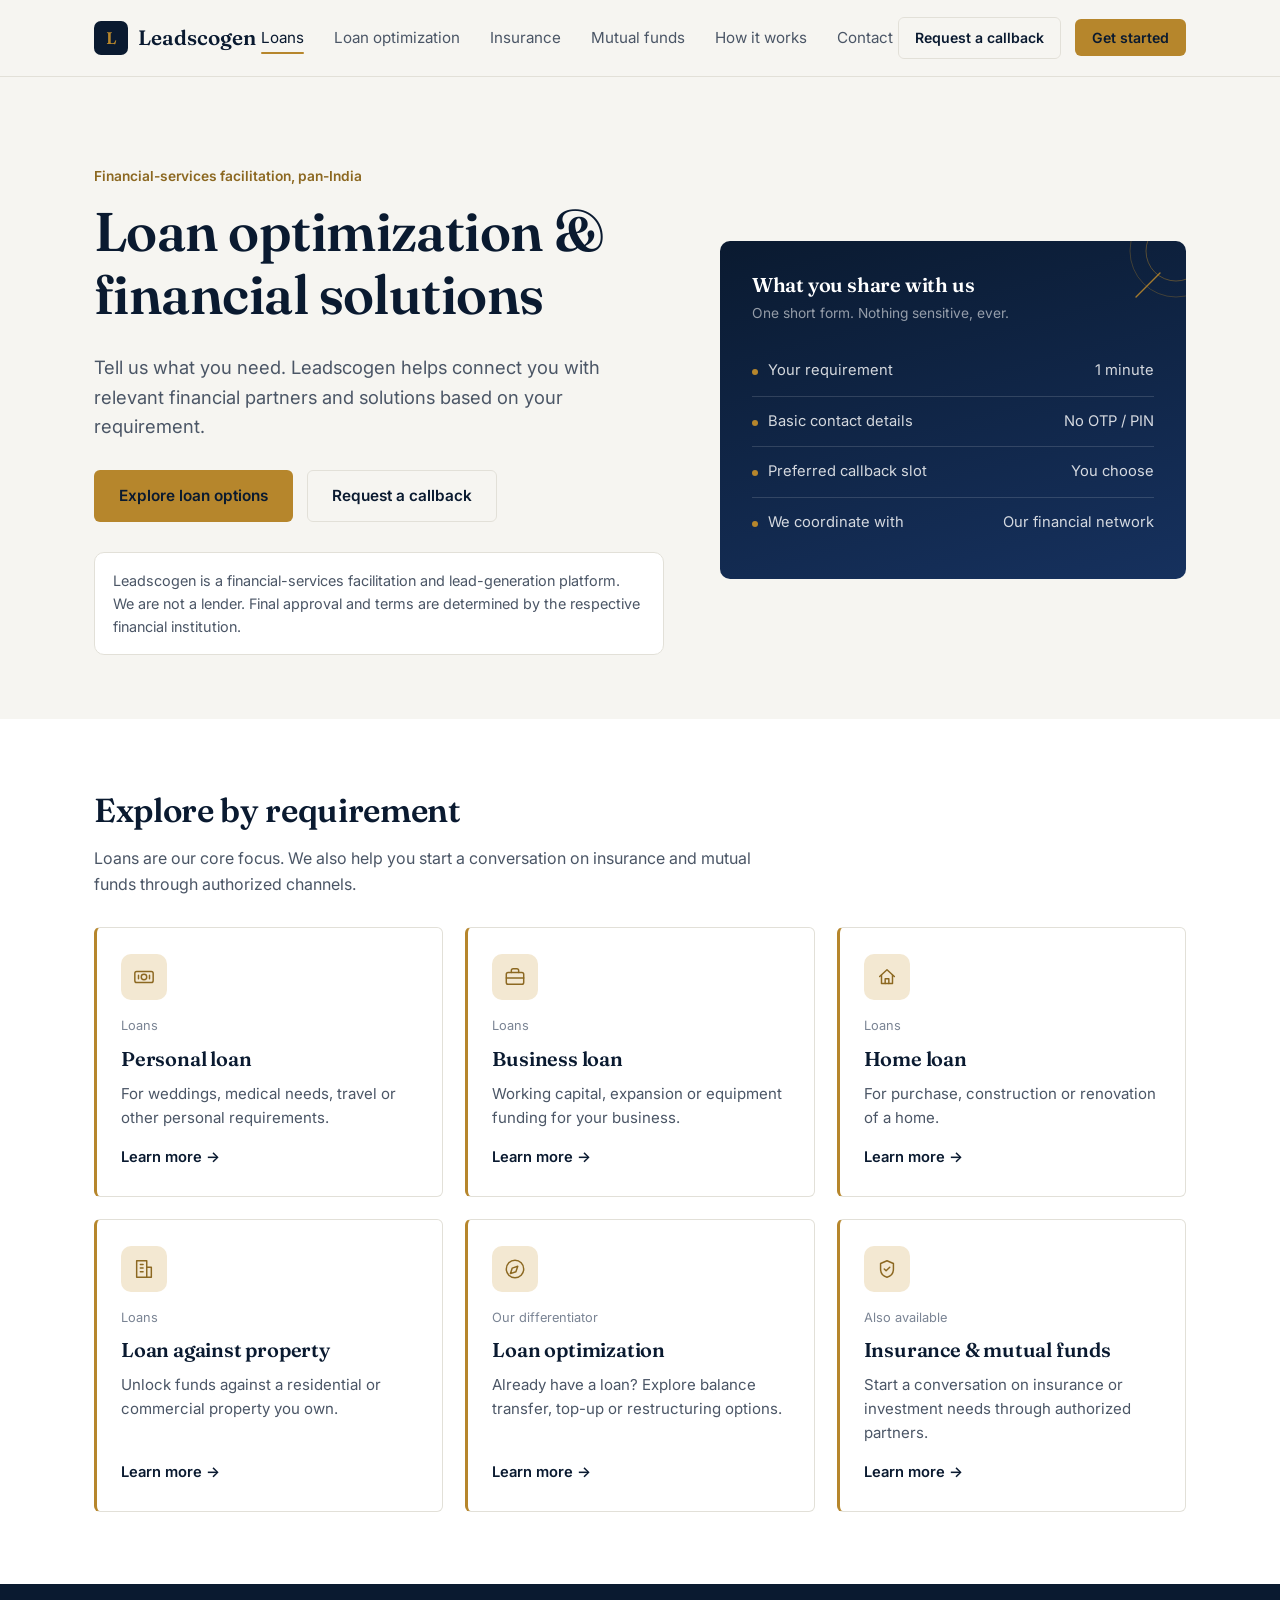
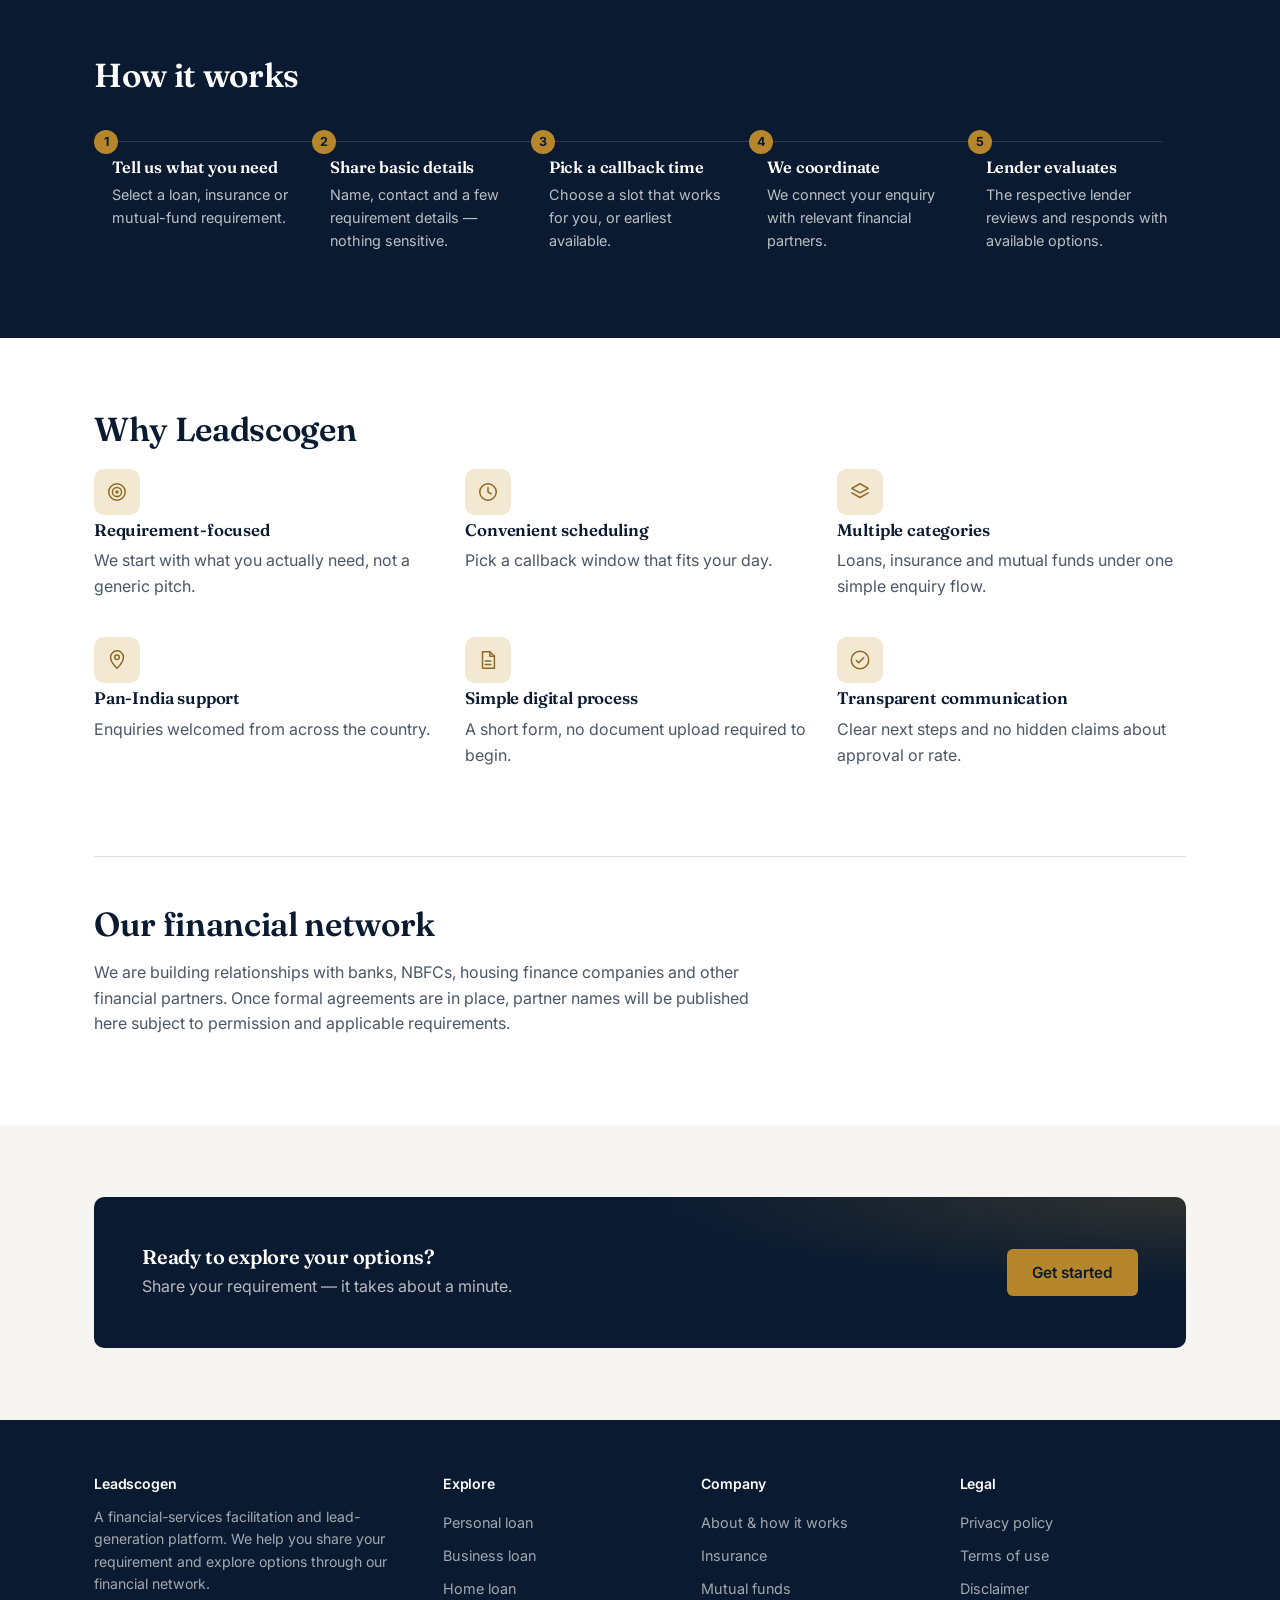
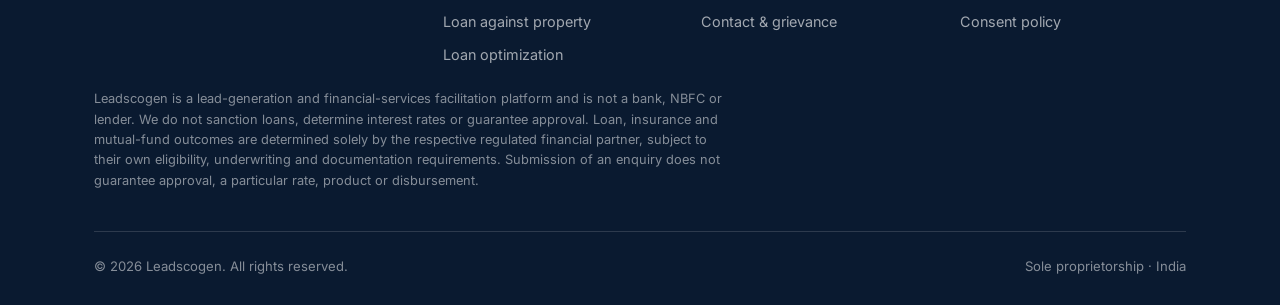
<file: index.html>
<!DOCTYPE html>
<html lang="en">
<head>
<meta charset="UTF-8" />
<meta name="viewport" content="width=device-width, initial-scale=1.0" />
<title>Leadscogen — Loan Optimization &amp; Financial Solutions</title>
<meta name="description" content="Share your loan, insurance or mutual-fund requirement with Leadscogen and explore suitable solutions through our financial-services network across India." />
<link rel="canonical" href="https://leadscogen.in/" />
<meta property="og:title" content="Leadscogen — Loan Optimization & Financial Solutions" />
<meta property="og:description" content="Explore loan, insurance and mutual-fund solutions built around your requirement." />
<meta property="og:type" content="website" />
<link rel="preconnect" href="https://fonts.googleapis.com" />
<link rel="preconnect" href="https://fonts.gstatic.com" crossorigin />
<link href="https://fonts.googleapis.com/css2?family=Fraunces:wght@500;600&family=Inter:wght@400;500;600;700&display=swap" rel="stylesheet" />
<link rel="stylesheet" href="styles.css" />
</head>
<body>
<div id="site-header"></div>

<section class="hero">
  <div class="container hero-grid">
    <div>
      <p class="eyebrow">Financial-services facilitation, pan-India</p>
      <h1>Loan optimization &amp; financial solutions</h1>
      <p class="lede">Tell us what you need. Leadscogen helps connect you with relevant financial partners and solutions based on your requirement.</p>
      <div class="hero-cta">
        <button class="btn btn-primary" data-open-lead-form>Explore loan options</button>
        <a href="contact.html" class="btn btn-outline">Request a callback</a>
      </div>
      <div class="trust-line">Leadscogen is a financial-services facilitation and lead-generation platform. We are not a lender. Final approval and terms are determined by the respective financial institution.</div>
    </div>
    <div class="hero-panel">
      <svg class="hero-motif" width="140" height="140" viewBox="0 0 140 140" fill="none" aria-hidden="true">
        <circle cx="100" cy="40" r="46" stroke="rgba(182,134,44,0.35)" stroke-width="1"/>
        <circle cx="100" cy="40" r="30" stroke="rgba(182,134,44,0.5)" stroke-width="1"/>
        <path d="M60 86 L84 62" stroke="#B6862C" stroke-width="1.4" stroke-linecap="round"/>
      </svg>
      <h3>What you share with us</h3>
      <p class="panel-sub">One short form. Nothing sensitive, ever.</p>
      <div class="hero-stat"><span><span class="dot"></span>Your requirement</span><span>1 minute</span></div>
      <div class="hero-stat"><span><span class="dot"></span>Basic contact details</span><span>No OTP / PIN</span></div>
      <div class="hero-stat"><span><span class="dot"></span>Preferred callback slot</span><span>You choose</span></div>
      <div class="hero-stat"><span><span class="dot"></span>We coordinate with</span><span>Our financial network</span></div>
    </div>
  </div>
</section>

<section class="section section--paper">
  <div class="container">
    <h2>Explore by requirement</h2>
    <p style="margin-bottom:30px;">Loans are our core focus. We also help you start a conversation on insurance and mutual funds through authorized channels.</p>
    <div class="grid grid-3">
      <div class="product-card">
        <div class="icon-tile"><svg class="icon"><use href="#icon-cash"/></svg></div>
        <span class="tag">Loans</span>
        <h3>Personal loan</h3>
        <p>For weddings, medical needs, travel or other personal requirements.</p>
        <a href="personal-loan.html" class="card-link">Learn more →</a>
      </div>
      <div class="product-card">
        <div class="icon-tile"><svg class="icon"><use href="#icon-briefcase"/></svg></div>
        <span class="tag">Loans</span>
        <h3>Business loan</h3>
        <p>Working capital, expansion or equipment funding for your business.</p>
        <a href="business-loan.html" class="card-link">Learn more →</a>
      </div>
      <div class="product-card">
        <div class="icon-tile"><svg class="icon"><use href="#icon-home"/></svg></div>
        <span class="tag">Loans</span>
        <h3>Home loan</h3>
        <p>For purchase, construction or renovation of a home.</p>
        <a href="home-loan.html" class="card-link">Learn more →</a>
      </div>
      <div class="product-card">
        <div class="icon-tile"><svg class="icon"><use href="#icon-building"/></svg></div>
        <span class="tag">Loans</span>
        <h3>Loan against property</h3>
        <p>Unlock funds against a residential or commercial property you own.</p>
        <a href="lap.html" class="card-link">Learn more →</a>
      </div>
      <div class="product-card">
        <div class="icon-tile"><svg class="icon"><use href="#icon-compass"/></svg></div>
        <span class="tag">Our differentiator</span>
        <h3>Loan optimization</h3>
        <p>Already have a loan? Explore balance transfer, top-up or restructuring options.</p>
        <a href="loan-optimization.html" class="card-link">Learn more →</a>
      </div>
      <div class="product-card">
        <div class="icon-tile"><svg class="icon"><use href="#icon-shield"/></svg></div>
        <span class="tag">Also available</span>
        <h3>Insurance &amp; mutual funds</h3>
        <p>Start a conversation on insurance or investment needs through authorized partners.</p>
        <a href="insurance.html" class="card-link">Learn more →</a>
      </div>
    </div>
  </div>
</section>

<section class="section section--navy">
  <div class="container">
    <h2>How it works</h2>
    <div class="steps" style="margin-top:36px;">
      <div class="step" style="border-color:var(--line-on-navy);"><h3>Tell us what you need</h3><p>Select a loan, insurance or mutual-fund requirement.</p></div>
      <div class="step" style="border-color:var(--line-on-navy);"><h3>Share basic details</h3><p>Name, contact and a few requirement details — nothing sensitive.</p></div>
      <div class="step" style="border-color:var(--line-on-navy);"><h3>Pick a callback time</h3><p>Choose a slot that works for you, or earliest available.</p></div>
      <div class="step" style="border-color:var(--line-on-navy);"><h3>We coordinate</h3><p>We connect your enquiry with relevant financial partners.</p></div>
      <div class="step" style="border-color:var(--line-on-navy);"><h3>Lender evaluates</h3><p>The respective lender reviews and responds with available options.</p></div>
    </div>
  </div>
</section>

<section class="section section--paper">
  <div class="container">
    <h2>Why Leadscogen</h2>
    <div class="grid grid-3" style="margin-top:20px;">
      <div><div class="icon-tile"><svg class="icon"><use href="#icon-target"/></svg></div><h3 style="font-size:1.05rem;">Requirement-focused</h3><p>We start with what you actually need, not a generic pitch.</p></div>
      <div><div class="icon-tile"><svg class="icon"><use href="#icon-clock"/></svg></div><h3 style="font-size:1.05rem;">Convenient scheduling</h3><p>Pick a callback window that fits your day.</p></div>
      <div><div class="icon-tile"><svg class="icon"><use href="#icon-layers"/></svg></div><h3 style="font-size:1.05rem;">Multiple categories</h3><p>Loans, insurance and mutual funds under one simple enquiry flow.</p></div>
      <div><div class="icon-tile"><svg class="icon"><use href="#icon-map"/></svg></div><h3 style="font-size:1.05rem;">Pan-India support</h3><p>Enquiries welcomed from across the country.</p></div>
      <div><div class="icon-tile"><svg class="icon"><use href="#icon-doc"/></svg></div><h3 style="font-size:1.05rem;">Simple digital process</h3><p>A short form, no document upload required to begin.</p></div>
      <div><div class="icon-tile"><svg class="icon"><use href="#icon-check-circle"/></svg></div><h3 style="font-size:1.05rem;">Transparent communication</h3><p>Clear next steps and no hidden claims about approval or rate.</p></div>
    </div>
  </div>
</section>

<section class="section section--paper" style="padding-top:0;">
  <div class="container">
    <div class="hr" style="margin-bottom:48px;"></div>
    <h2>Our financial network</h2>
    <p>We are building relationships with banks, NBFCs, housing finance companies and other financial partners. Once formal agreements are in place, partner names will be published here subject to permission and applicable requirements.</p>
  </div>
</section>

<section class="section">
  <div class="container">
    <div class="cta-band">
      <div>
        <h3>Ready to explore your options?</h3>
        <p>Share your requirement — it takes about a minute.</p>
      </div>
      <button class="btn btn-primary" data-open-lead-form>Get started</button>
    </div>
  </div>
</section>

<div id="site-footer"></div>
<script src="script.js"></script>
</body>
</html>
</file>
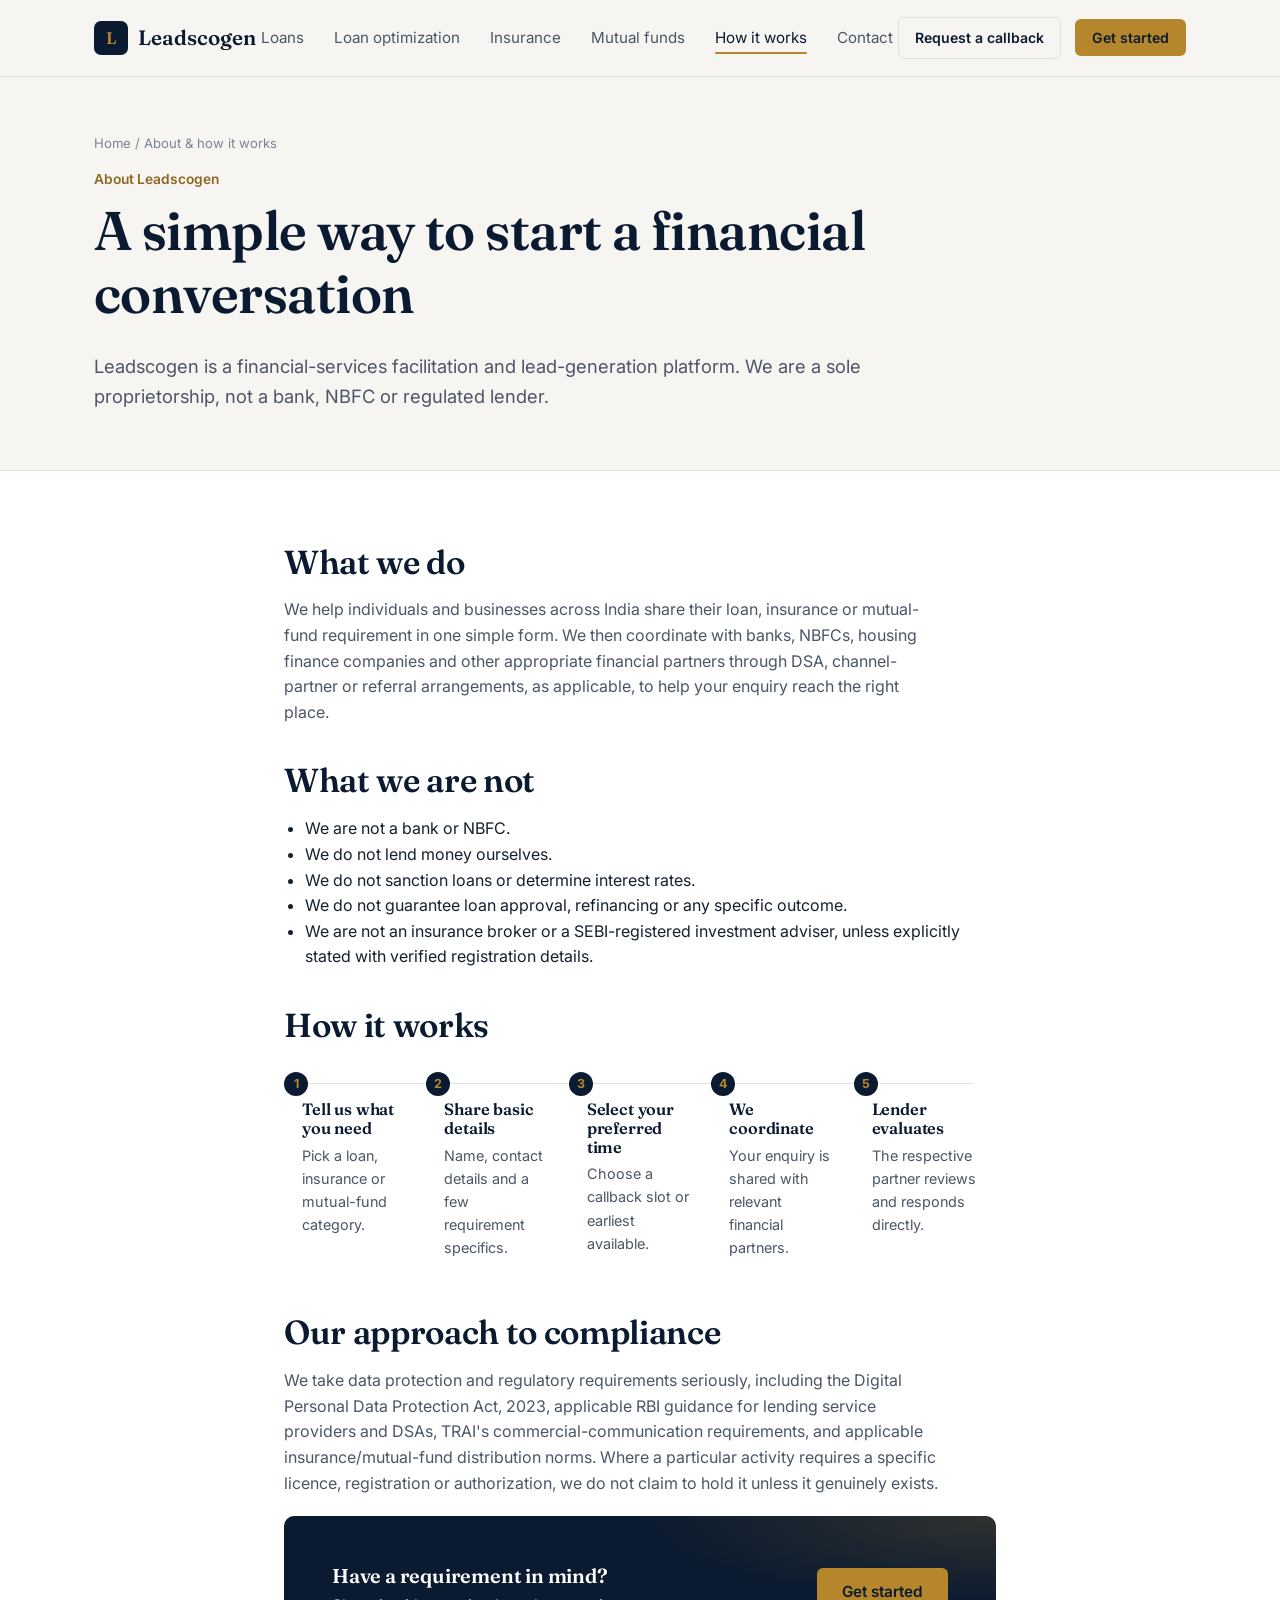
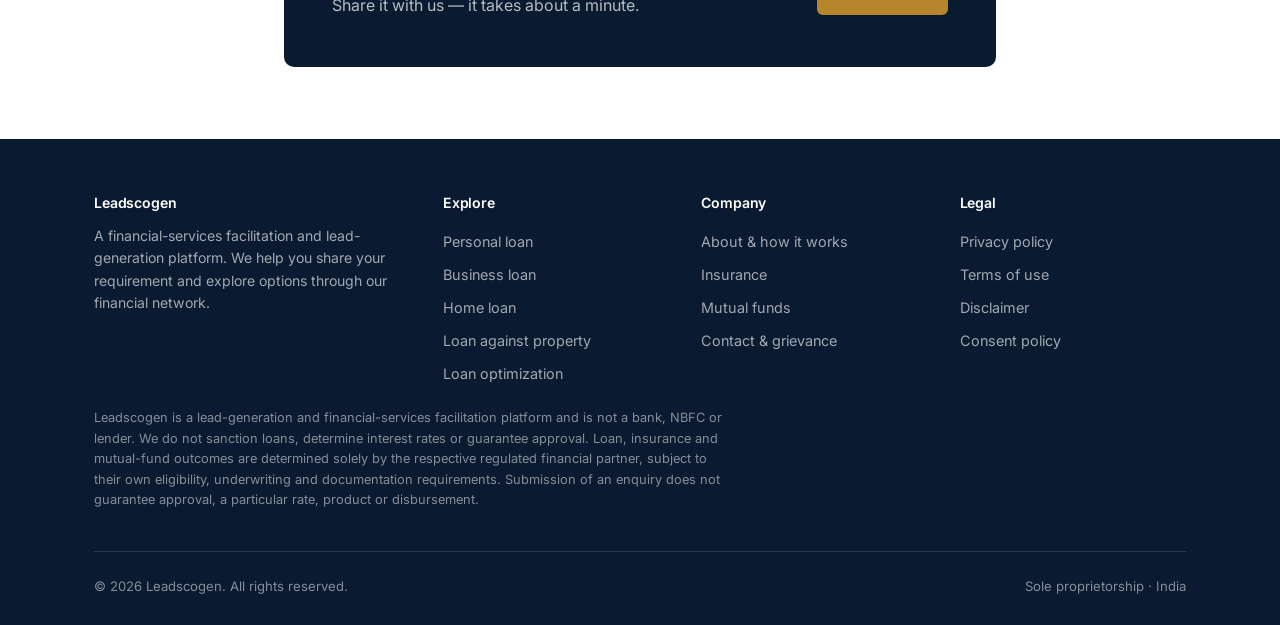
<file: about.html>
<!DOCTYPE html>
<html lang="en">
<head>
<meta charset="UTF-8" />
<meta name="viewport" content="width=device-width, initial-scale=1.0" />
<title>About Leadscogen | How It Works</title>
<meta name="description" content="Learn how Leadscogen works as a financial-services facilitation and lead-generation platform for loans, insurance and mutual funds in India." />
<link rel="canonical" href="https://leadscogen.in/about.html" />
<link rel="preconnect" href="https://fonts.googleapis.com" />
<link rel="preconnect" href="https://fonts.gstatic.com" crossorigin />
<link href="https://fonts.googleapis.com/css2?family=Fraunces:wght@500;600&family=Inter:wght@400;500;600;700&display=swap" rel="stylesheet" />
<link rel="stylesheet" href="styles.css" />
</head>
<body>
<div id="site-header"></div>

<section class="page-hero">
  <div class="container">
    <div class="breadcrumbs"><a href="index.html">Home</a> / About &amp; how it works</div>
    <p class="eyebrow">About Leadscogen</p>
    <h1>A simple way to start a financial conversation</h1>
    <p class="lede">Leadscogen is a financial-services facilitation and lead-generation platform. We are a sole proprietorship, not a bank, NBFC or regulated lender.</p>
  </div>
</section>

<section class="section section--paper">
  <div class="container" style="max-width:760px;">
    <h2>What we do</h2>
    <p>We help individuals and businesses across India share their loan, insurance or mutual-fund requirement in one simple form. We then coordinate with banks, NBFCs, housing finance companies and other appropriate financial partners through DSA, channel-partner or referral arrangements, as applicable, to help your enquiry reach the right place.</p>

    <h2 style="margin-top:36px;">What we are not</h2>
    <ul style="list-style:disc;padding-left:1.3em;">
      <li>We are not a bank or NBFC.</li>
      <li>We do not lend money ourselves.</li>
      <li>We do not sanction loans or determine interest rates.</li>
      <li>We do not guarantee loan approval, refinancing or any specific outcome.</li>
      <li>We are not an insurance broker or a SEBI-registered investment adviser, unless explicitly stated with verified registration details.</li>
    </ul>

    <h2 style="margin-top:36px;">How it works</h2>
    <div class="steps" style="margin-top:28px;">
      <div class="step"><h3>Tell us what you need</h3><p>Pick a loan, insurance or mutual-fund category.</p></div>
      <div class="step"><h3>Share basic details</h3><p>Name, contact details and a few requirement specifics.</p></div>
      <div class="step"><h3>Select your preferred time</h3><p>Choose a callback slot or earliest available.</p></div>
      <div class="step"><h3>We coordinate</h3><p>Your enquiry is shared with relevant financial partners.</p></div>
      <div class="step"><h3>Lender evaluates</h3><p>The respective partner reviews and responds directly.</p></div>
    </div>

    <h2 style="margin-top:40px;">Our approach to compliance</h2>
    <p>We take data protection and regulatory requirements seriously, including the Digital Personal Data Protection Act, 2023, applicable RBI guidance for lending service providers and DSAs, TRAI's commercial-communication requirements, and applicable insurance/mutual-fund distribution norms. Where a particular activity requires a specific licence, registration or authorization, we do not claim to hold it unless it genuinely exists.</p>

    <div class="cta-band" style="margin-top:20px;">
      <div><h3>Have a requirement in mind?</h3><p>Share it with us — it takes about a minute.</p></div>
      <button class="btn btn-primary" data-open-lead-form>Get started</button>
    </div>
  </div>
</section>

<div id="site-footer"></div>
<script src="script.js"></script>
</body>
</html>
</file>
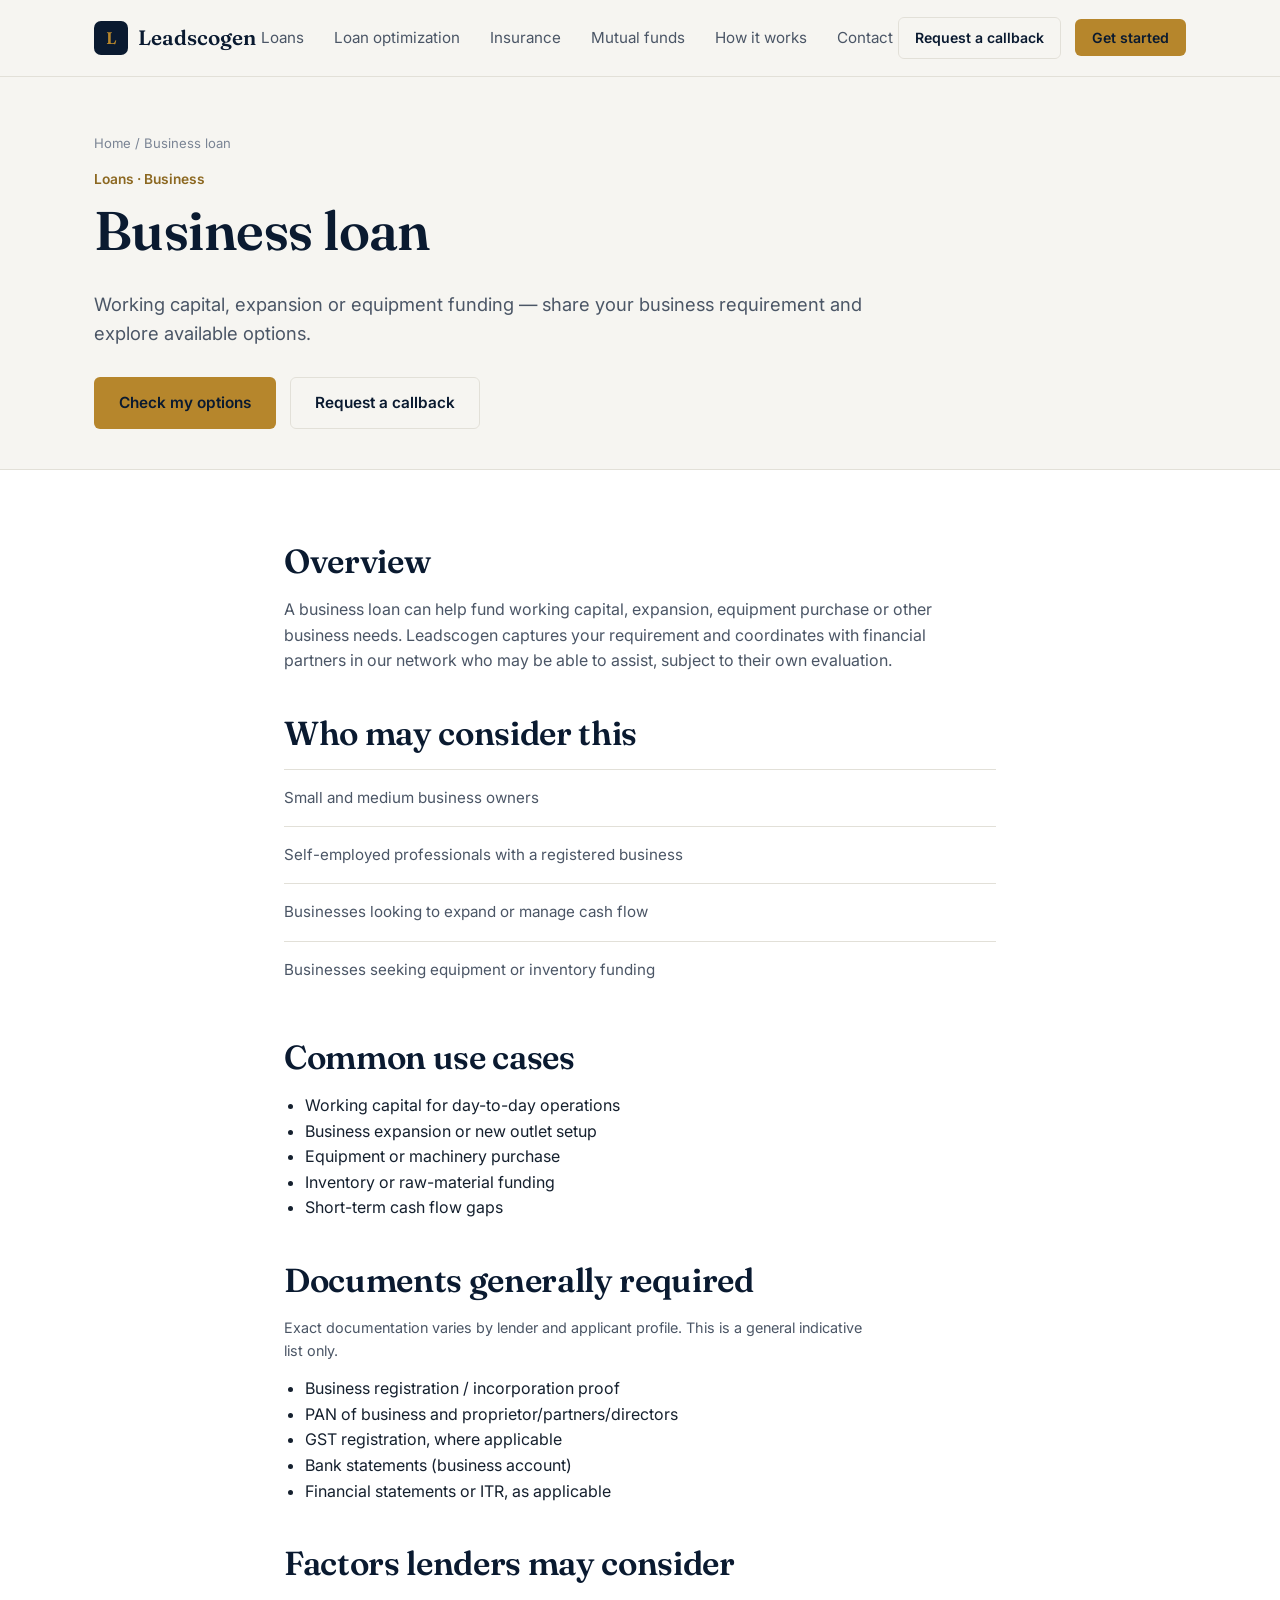
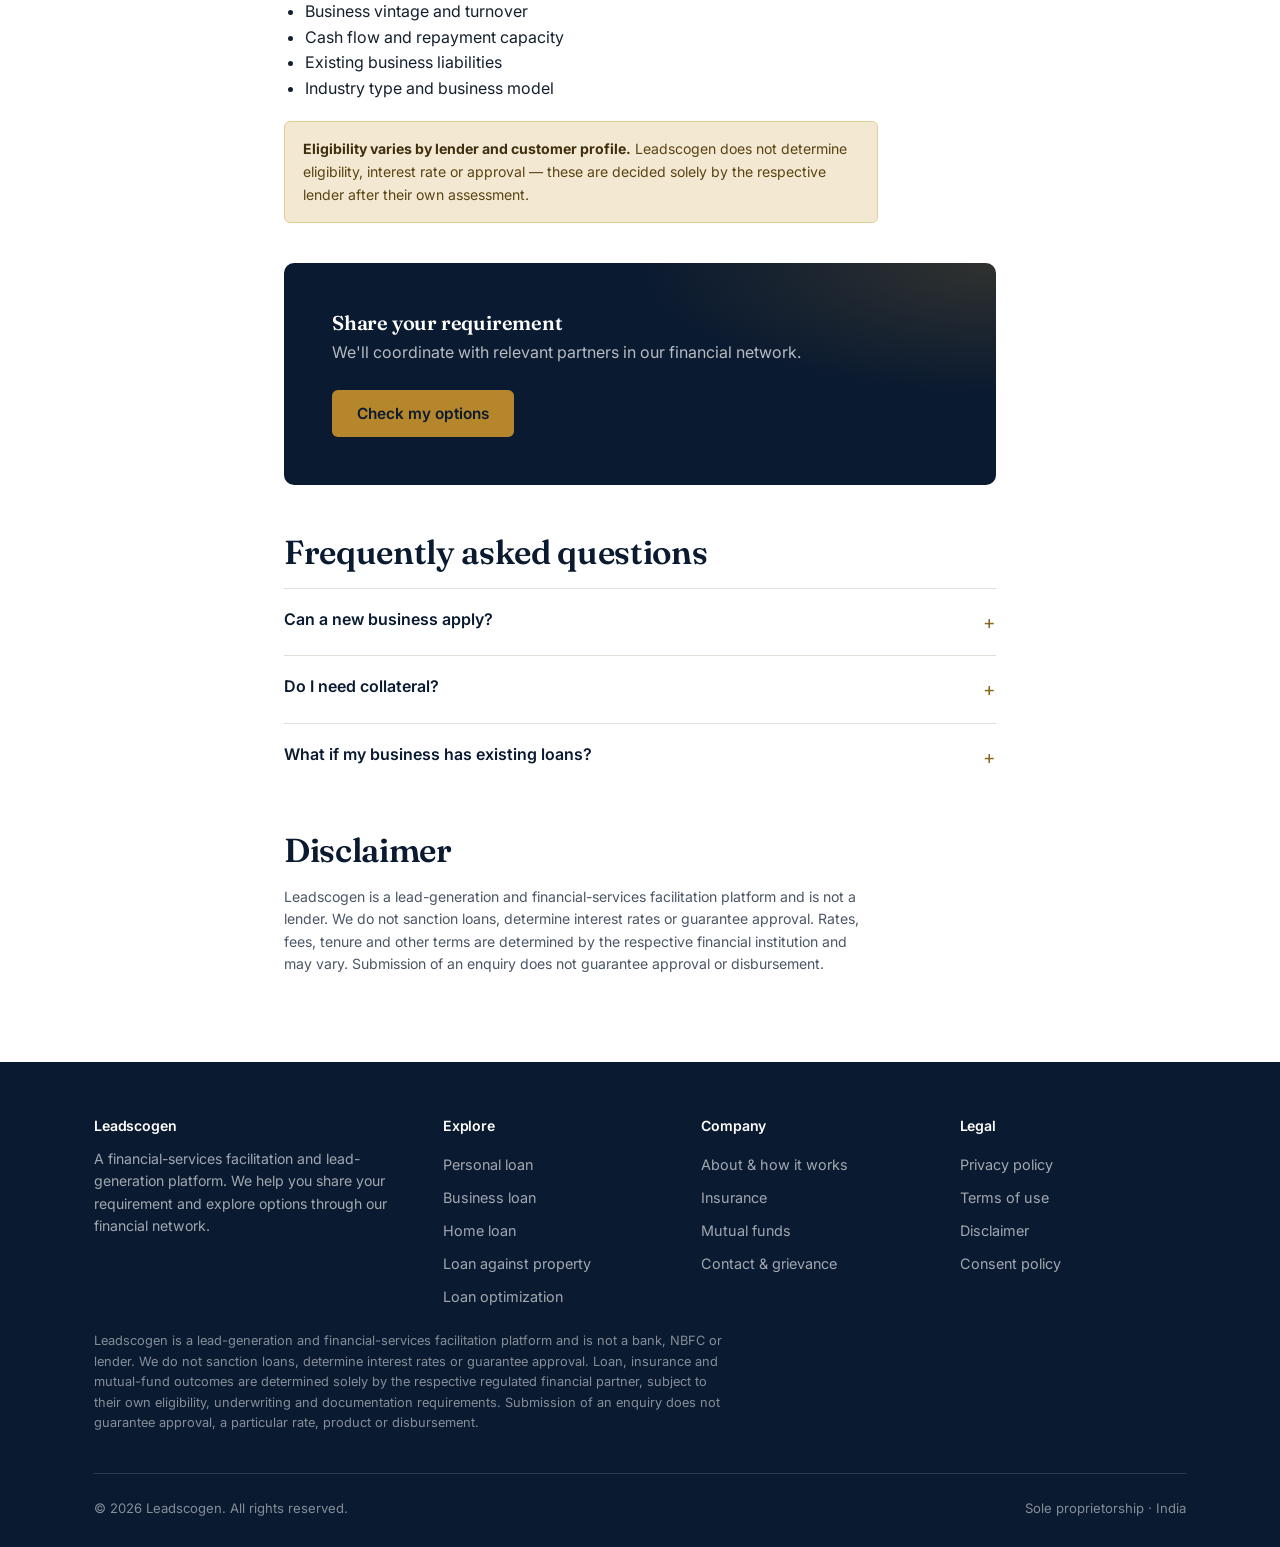
<file: business-loan.html>
<!DOCTYPE html>
<html lang="en">
<head>
<meta charset="UTF-8" />
<meta name="viewport" content="width=device-width, initial-scale=1.0" />
<title>Business Loan Enquiry India | Leadscogen</title>
<meta name="description" content="Share your business loan requirement with Leadscogen and explore working capital or expansion funding options through our network." />
<link rel="canonical" href="https://leadscogen.in/business-loan.html" />
<link rel="preconnect" href="https://fonts.googleapis.com" />
<link rel="preconnect" href="https://fonts.gstatic.com" crossorigin />
<link href="https://fonts.googleapis.com/css2?family=Fraunces:wght@500;600&family=Inter:wght@400;500;600;700&display=swap" rel="stylesheet" />
<link rel="stylesheet" href="styles.css" />
</head>
<body>
<div id="site-header"></div>

<section class="page-hero">
  <div class="container">
    <div class="breadcrumbs"><a href="index.html">Home</a> / Business loan</div>
    <p class="eyebrow">Loans · Business</p>
    <h1>Business loan</h1>
    <p class="lede">Working capital, expansion or equipment funding — share your business requirement and explore available options.</p>
    <div class="hero-cta">
      <button class="btn btn-primary" data-open-lead-form data-product="Business loan">Check my options</button>
      <a href="contact.html" class="btn btn-outline">Request a callback</a>
    </div>
  </div>
</section>

<section class="section section--paper">
  <div class="container" style="max-width:760px;">
    <h2>Overview</h2>
    <p>A business loan can help fund working capital, expansion, equipment purchase or other business needs. Leadscogen captures your requirement and coordinates with financial partners in our network who may be able to assist, subject to their own evaluation.</p>

    <h2 style="margin-top:40px;">Who may consider this</h2>
    <ul class="row-list" style="border-top:1px solid var(--line);">
      <li>Small and medium business owners</li><li>Self-employed professionals with a registered business</li><li>Businesses looking to expand or manage cash flow</li><li>Businesses seeking equipment or inventory funding</li>
    </ul>

    <h2 style="margin-top:40px;">Common use cases</h2>
    <ul style="list-style:disc;padding-left:1.3em;">
      <li>Working capital for day-to-day operations</li>
<li>Business expansion or new outlet setup</li>
<li>Equipment or machinery purchase</li>
<li>Inventory or raw-material funding</li>
<li>Short-term cash flow gaps</li>
    </ul>

    <h2 style="margin-top:40px;">Documents generally required</h2>
    <p style="font-size:0.9rem;">Exact documentation varies by lender and applicant profile. This is a general indicative list only.</p>
    <ul style="list-style:disc;padding-left:1.3em;">
      <li>Business registration / incorporation proof</li>
<li>PAN of business and proprietor/partners/directors</li>
<li>GST registration, where applicable</li>
<li>Bank statements (business account)</li>
<li>Financial statements or ITR, as applicable</li>
    </ul>

    <h2 style="margin-top:40px;">Factors lenders may consider</h2>
    <ul style="list-style:disc;padding-left:1.3em;">
      <li>Business vintage and turnover</li>
<li>Cash flow and repayment capacity</li>
<li>Existing business liabilities</li>
<li>Industry type and business model</li>
    </ul>
    <p class="notice"><strong>Eligibility varies by lender and customer profile.</strong> Leadscogen does not determine eligibility, interest rate or approval — these are decided solely by the respective lender after their own assessment.</p>

    <div class="cta-band" style="margin-top:40px;">
      <div>
        <h3>Share your requirement</h3>
        <p>We'll coordinate with relevant partners in our financial network.</p>
      </div>
      <button class="btn btn-primary" data-open-lead-form data-product="Business loan">Check my options</button>
    </div>

    <h2 style="margin-top:48px;">Frequently asked questions</h2>
    <details class="faq-item"><summary>Can a new business apply?</summary><p>Lender requirements on business vintage vary. Share your details and we will coordinate with partners whose criteria may fit your profile.</p></details>
<details class="faq-item"><summary>Do I need collateral?</summary><p>Business loans can be secured or unsecured depending on the lender and amount. This is decided by the lender, not by Leadscogen.</p></details>
<details class="faq-item"><summary>What if my business has existing loans?</summary><p>You can mention existing liabilities in the form — this helps us route your enquiry appropriately.</p></details>

    <h2 style="margin-top:40px;">Disclaimer</h2>
    <p style="font-size:0.88rem;">Leadscogen is a lead-generation and financial-services facilitation platform and is not a lender. We do not sanction loans, determine interest rates or guarantee approval. Rates, fees, tenure and other terms are determined by the respective financial institution and may vary. Submission of an enquiry does not guarantee approval or disbursement.</p>
  </div>
</section>

<div id="site-footer"></div>
<script src="script.js"></script>
</body>
</html>
</file>
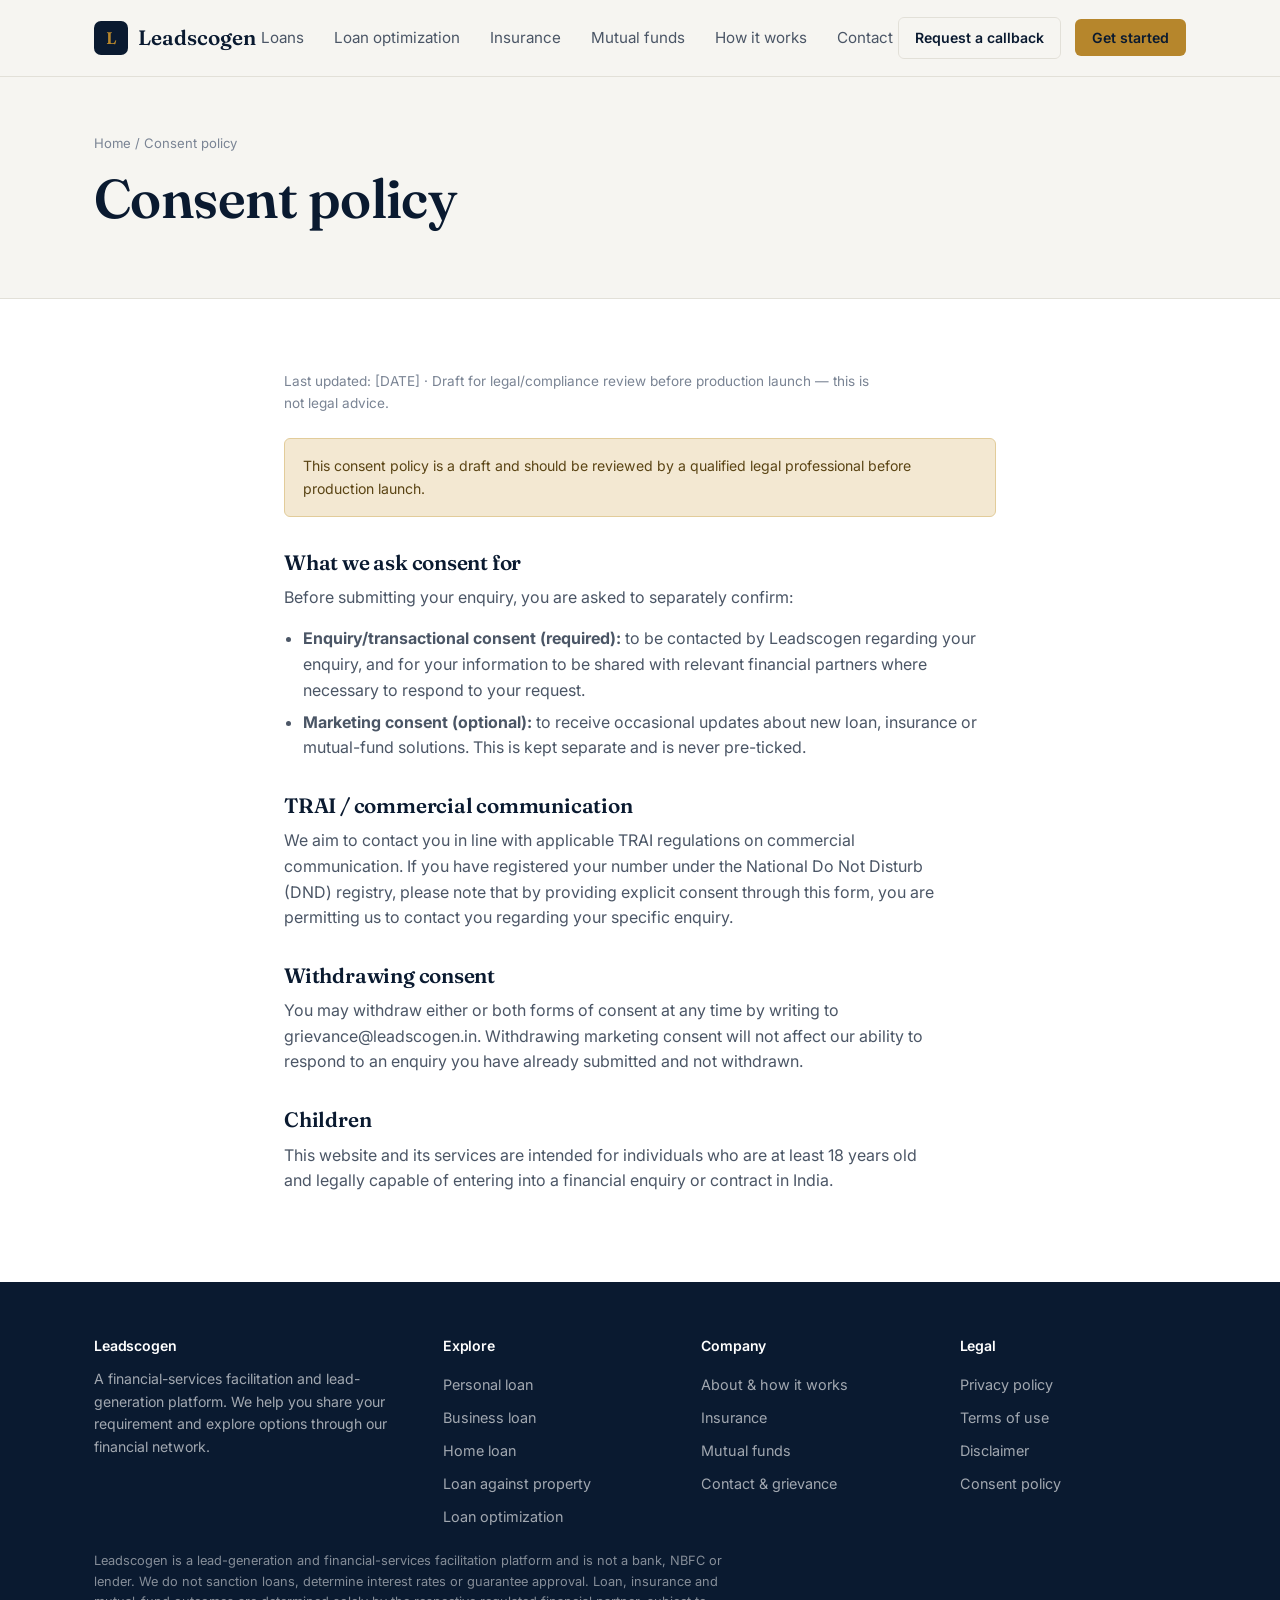
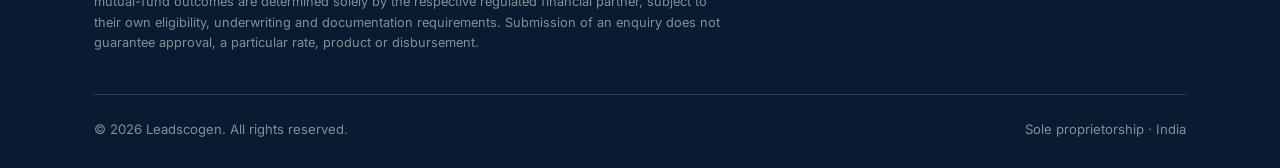
<file: consent.html>
<!DOCTYPE html>
<html lang="en">
<head>
<meta charset="UTF-8" />
<meta name="viewport" content="width=device-width, initial-scale=1.0" />
<title>Consent Policy | Leadscogen</title>
<meta name="description" content="How Leadscogen handles consent for contacting you and sharing your information." />
<link rel="canonical" href="https://leadscogen.in/consent.html" />
<link rel="preconnect" href="https://fonts.googleapis.com" />
<link rel="preconnect" href="https://fonts.gstatic.com" crossorigin />
<link href="https://fonts.googleapis.com/css2?family=Fraunces:wght@500;600&family=Inter:wght@400;500;600;700&display=swap" rel="stylesheet" />
<link rel="stylesheet" href="styles.css" />
</head>
<body>
<div id="site-header"></div>
<section class="page-hero">
  <div class="container">
    <div class="breadcrumbs"><a href="index.html">Home</a> / Consent policy</div>
    <h1>Consent policy</h1>
  </div>
</section>
<section class="section section--paper">
  <div class="container legal-body" style="max-width:760px;">
    <p class="legal-updated">Last updated: [DATE] &middot; Draft for legal/compliance review before production launch — this is not legal advice.</p>

<div class="notice">This consent policy is a draft and should be reviewed by a qualified legal professional before production launch.</div>

<h2>What we ask consent for</h2>
<p>Before submitting your enquiry, you are asked to separately confirm:</p>
<ul>
  <li><strong>Enquiry/transactional consent (required):</strong> to be contacted by Leadscogen regarding your enquiry, and for your information to be shared with relevant financial partners where necessary to respond to your request.</li>
  <li><strong>Marketing consent (optional):</strong> to receive occasional updates about new loan, insurance or mutual-fund solutions. This is kept separate and is never pre-ticked.</li>
</ul>

<h2>TRAI / commercial communication</h2>
<p>We aim to contact you in line with applicable TRAI regulations on commercial communication. If you have registered your number under the National Do Not Disturb (DND) registry, please note that by providing explicit consent through this form, you are permitting us to contact you regarding your specific enquiry.</p>

<h2>Withdrawing consent</h2>
<p>You may withdraw either or both forms of consent at any time by writing to grievance@leadscogen.in. Withdrawing marketing consent will not affect our ability to respond to an enquiry you have already submitted and not withdrawn.</p>

<h2>Children</h2>
<p>This website and its services are intended for individuals who are at least 18 years old and legally capable of entering into a financial enquiry or contract in India.</p>

  </div>
</section>
<div id="site-footer"></div>
<script src="script.js"></script>
</body>
</html>
</file>
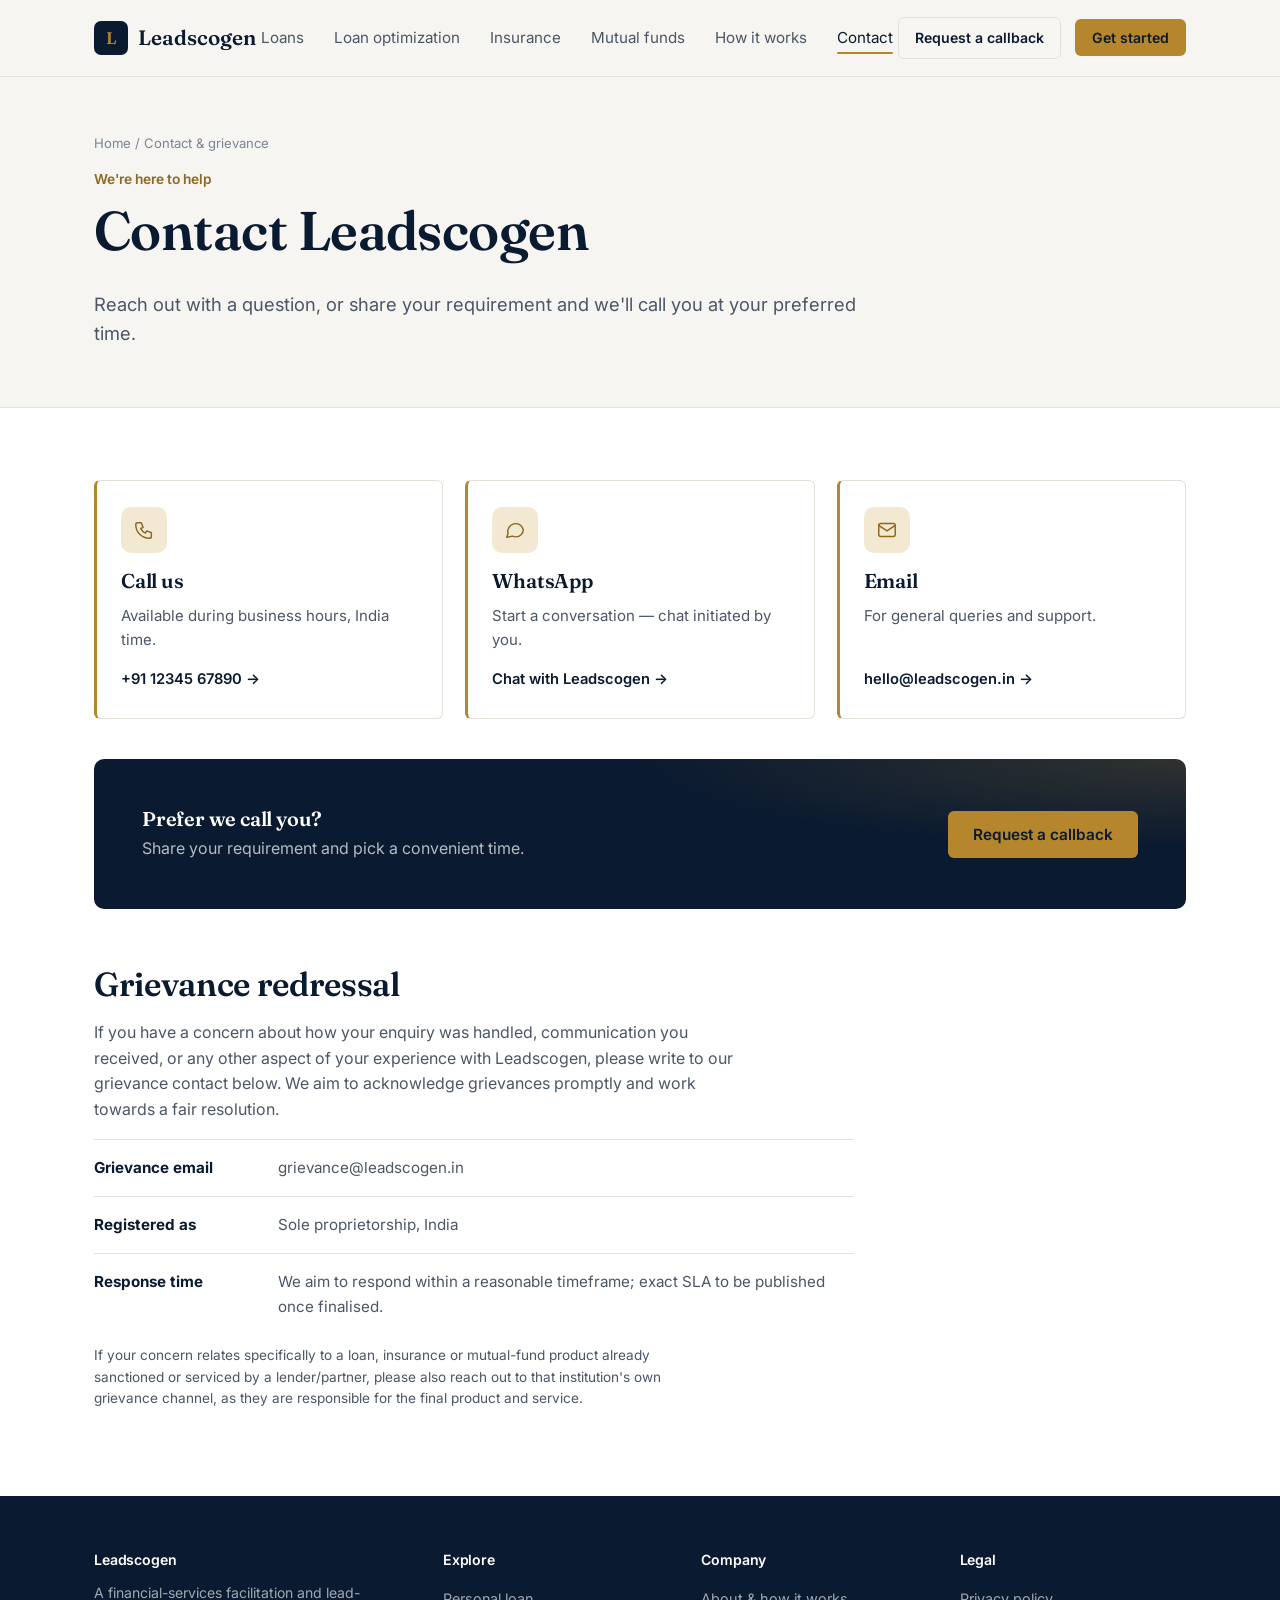
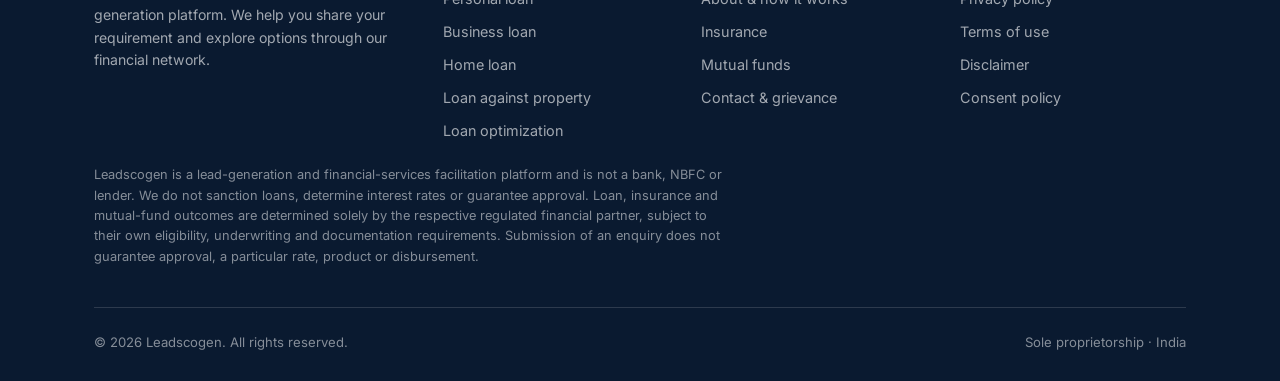
<file: contact.html>
<!DOCTYPE html>
<html lang="en">
<head>
<meta charset="UTF-8" />
<meta name="viewport" content="width=device-width, initial-scale=1.0" />
<title>Contact &amp; Grievance | Leadscogen</title>
<meta name="description" content="Get in touch with Leadscogen or raise a grievance. Request a callback for your loan, insurance or mutual-fund requirement." />
<link rel="canonical" href="https://leadscogen.in/contact.html" />
<link rel="preconnect" href="https://fonts.googleapis.com" />
<link rel="preconnect" href="https://fonts.gstatic.com" crossorigin />
<link href="https://fonts.googleapis.com/css2?family=Fraunces:wght@500;600&family=Inter:wght@400;500;600;700&display=swap" rel="stylesheet" />
<link rel="stylesheet" href="styles.css" />
</head>
<body>
<div id="site-header"></div>

<section class="page-hero">
  <div class="container">
    <div class="breadcrumbs"><a href="index.html">Home</a> / Contact &amp; grievance</div>
    <p class="eyebrow">We're here to help</p>
    <h1>Contact Leadscogen</h1>
    <p class="lede">Reach out with a question, or share your requirement and we'll call you at your preferred time.</p>
  </div>
</section>

<section class="section section--paper">
  <div class="container">
    <div class="grid grid-3">
      <div class="product-card">
        <div class="icon-tile"><svg class="icon"><use href="#icon-phone"/></svg></div>
        <h3>Call us</h3>
        <p>Available during business hours, India time.</p>
        <a href="tel:+911234567890" class="card-link">+91 12345 67890 →</a>
      </div>
      <div class="product-card">
        <div class="icon-tile"><svg class="icon"><use href="#icon-chat"/></svg></div>
        <h3>WhatsApp</h3>
        <p>Start a conversation — chat initiated by you.</p>
        <a href="https://wa.me/911234567890?text=Hi%20Leadscogen%2C%20I%27d%20like%20to%20know%20more." target="_blank" rel="noopener" class="card-link">Chat with Leadscogen →</a>
      </div>
      <div class="product-card">
        <div class="icon-tile"><svg class="icon"><use href="#icon-mail"/></svg></div>
        <h3>Email</h3>
        <p>For general queries and support.</p>
        <a href="mailto:hello@leadscogen.in" class="card-link">hello@leadscogen.in →</a>
      </div>
    </div>

    <div class="cta-band" style="margin-top:40px;">
      <div><h3>Prefer we call you?</h3><p>Share your requirement and pick a convenient time.</p></div>
      <button class="btn btn-primary" data-open-lead-form>Request a callback</button>
    </div>

    <div style="max-width:760px;margin-top:56px;">
      <h2>Grievance redressal</h2>
      <p>If you have a concern about how your enquiry was handled, communication you received, or any other aspect of your experience with Leadscogen, please write to our grievance contact below. We aim to acknowledge grievances promptly and work towards a fair resolution.</p>
      <ul class="row-list" style="border-top:1px solid var(--line);">
        <li><strong>Grievance email</strong> grievance@leadscogen.in</li>
        <li><strong>Registered as</strong> Sole proprietorship, India</li>
        <li><strong>Response time</strong> We aim to respond within a reasonable timeframe; exact SLA to be published once finalised.</li>
      </ul>
      <p style="font-size:0.85rem;margin-top:10px;">If your concern relates specifically to a loan, insurance or mutual-fund product already sanctioned or serviced by a lender/partner, please also reach out to that institution's own grievance channel, as they are responsible for the final product and service.</p>
    </div>
  </div>
</section>

<div id="site-footer"></div>
<script src="script.js"></script>
</body>
</html>
</file>
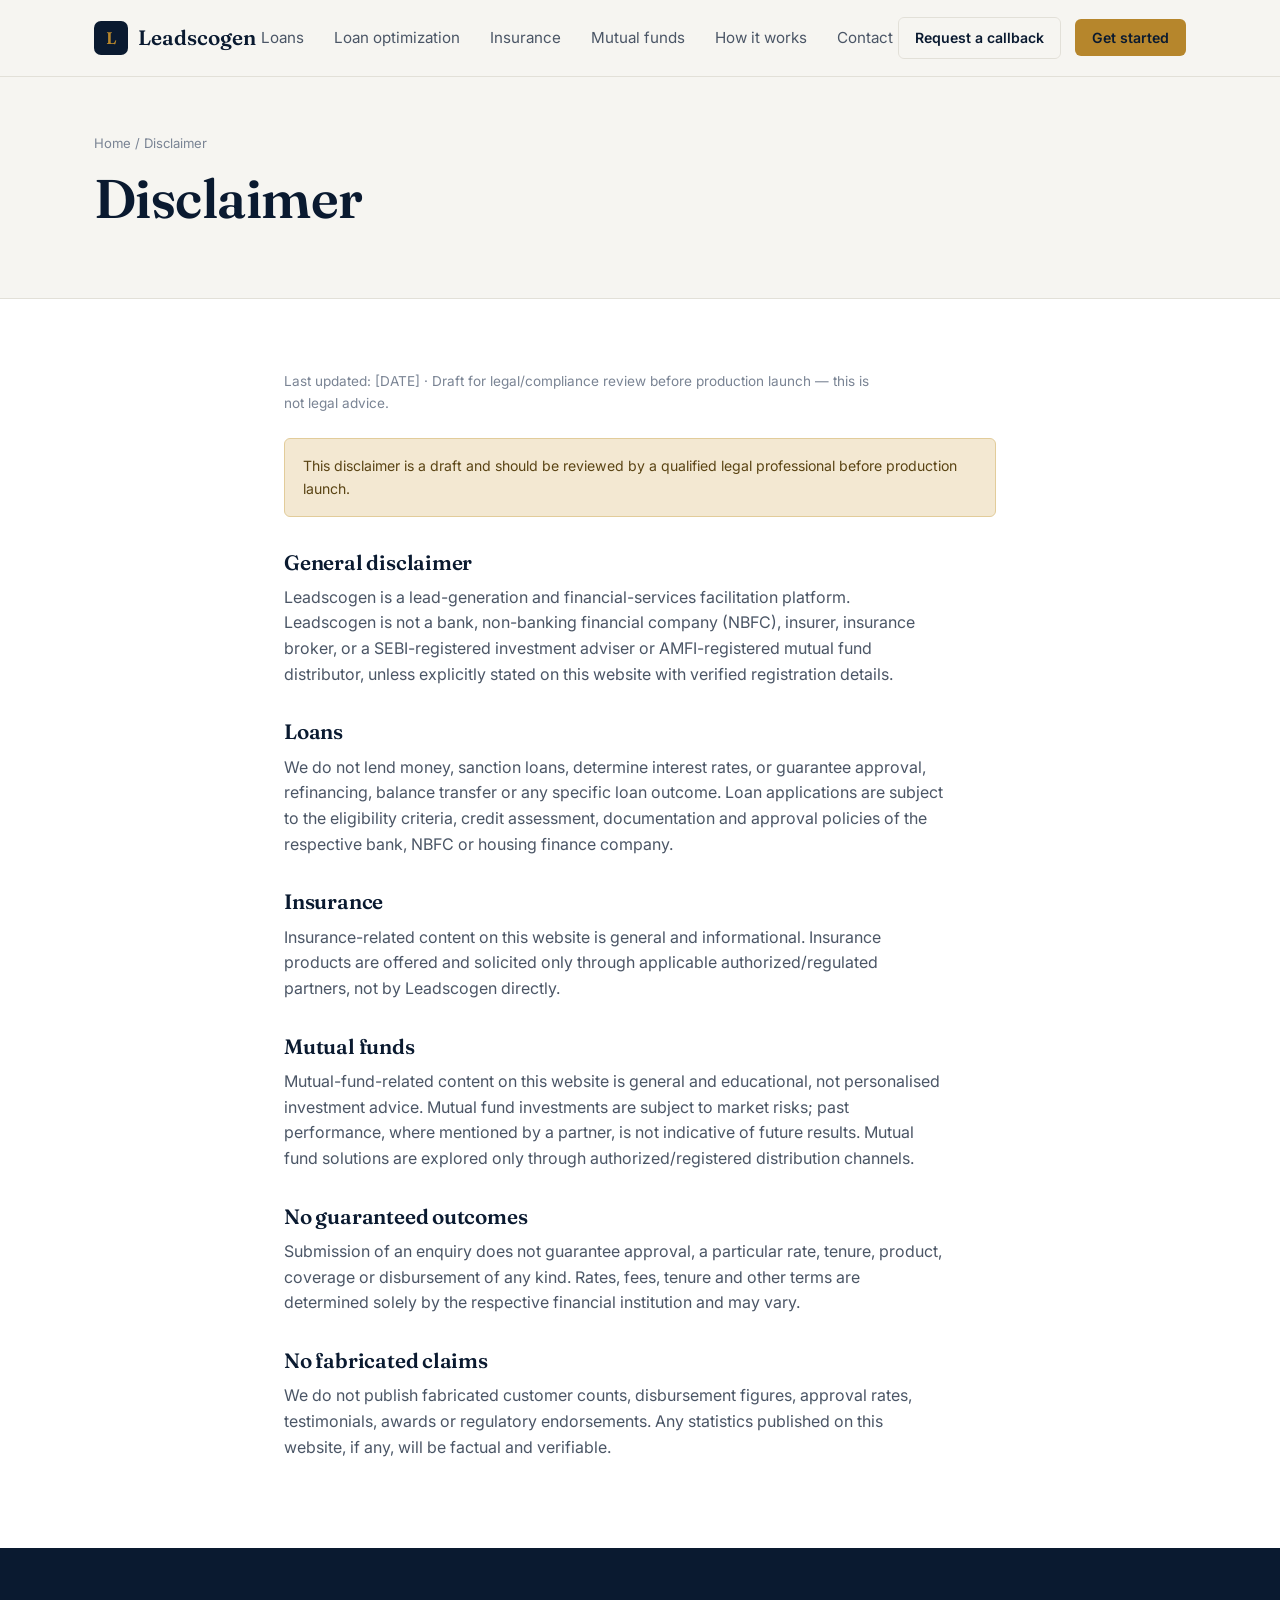
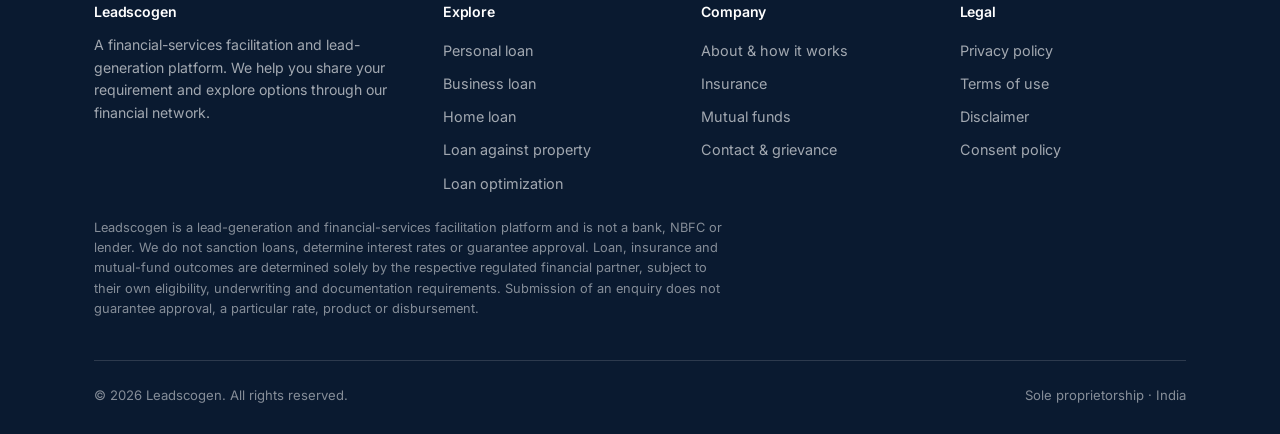
<file: disclaimer.html>
<!DOCTYPE html>
<html lang="en">
<head>
<meta charset="UTF-8" />
<meta name="viewport" content="width=device-width, initial-scale=1.0" />
<title>Disclaimer | Leadscogen</title>
<meta name="description" content="Important disclaimers regarding loans, insurance and mutual-fund content on Leadscogen." />
<link rel="canonical" href="https://leadscogen.in/disclaimer.html" />
<link rel="preconnect" href="https://fonts.googleapis.com" />
<link rel="preconnect" href="https://fonts.gstatic.com" crossorigin />
<link href="https://fonts.googleapis.com/css2?family=Fraunces:wght@500;600&family=Inter:wght@400;500;600;700&display=swap" rel="stylesheet" />
<link rel="stylesheet" href="styles.css" />
</head>
<body>
<div id="site-header"></div>
<section class="page-hero">
  <div class="container">
    <div class="breadcrumbs"><a href="index.html">Home</a> / Disclaimer</div>
    <h1>Disclaimer</h1>
  </div>
</section>
<section class="section section--paper">
  <div class="container legal-body" style="max-width:760px;">
    <p class="legal-updated">Last updated: [DATE] &middot; Draft for legal/compliance review before production launch — this is not legal advice.</p>

<div class="notice">This disclaimer is a draft and should be reviewed by a qualified legal professional before production launch.</div>

<h2>General disclaimer</h2>
<p>Leadscogen is a lead-generation and financial-services facilitation platform. Leadscogen is not a bank, non-banking financial company (NBFC), insurer, insurance broker, or a SEBI-registered investment adviser or AMFI-registered mutual fund distributor, unless explicitly stated on this website with verified registration details.</p>

<h2>Loans</h2>
<p>We do not lend money, sanction loans, determine interest rates, or guarantee approval, refinancing, balance transfer or any specific loan outcome. Loan applications are subject to the eligibility criteria, credit assessment, documentation and approval policies of the respective bank, NBFC or housing finance company.</p>

<h2>Insurance</h2>
<p>Insurance-related content on this website is general and informational. Insurance products are offered and solicited only through applicable authorized/regulated partners, not by Leadscogen directly.</p>

<h2>Mutual funds</h2>
<p>Mutual-fund-related content on this website is general and educational, not personalised investment advice. Mutual fund investments are subject to market risks; past performance, where mentioned by a partner, is not indicative of future results. Mutual fund solutions are explored only through authorized/registered distribution channels.</p>

<h2>No guaranteed outcomes</h2>
<p>Submission of an enquiry does not guarantee approval, a particular rate, tenure, product, coverage or disbursement of any kind. Rates, fees, tenure and other terms are determined solely by the respective financial institution and may vary.</p>

<h2>No fabricated claims</h2>
<p>We do not publish fabricated customer counts, disbursement figures, approval rates, testimonials, awards or regulatory endorsements. Any statistics published on this website, if any, will be factual and verifiable.</p>

  </div>
</section>
<div id="site-footer"></div>
<script src="script.js"></script>
</body>
</html>
</file>
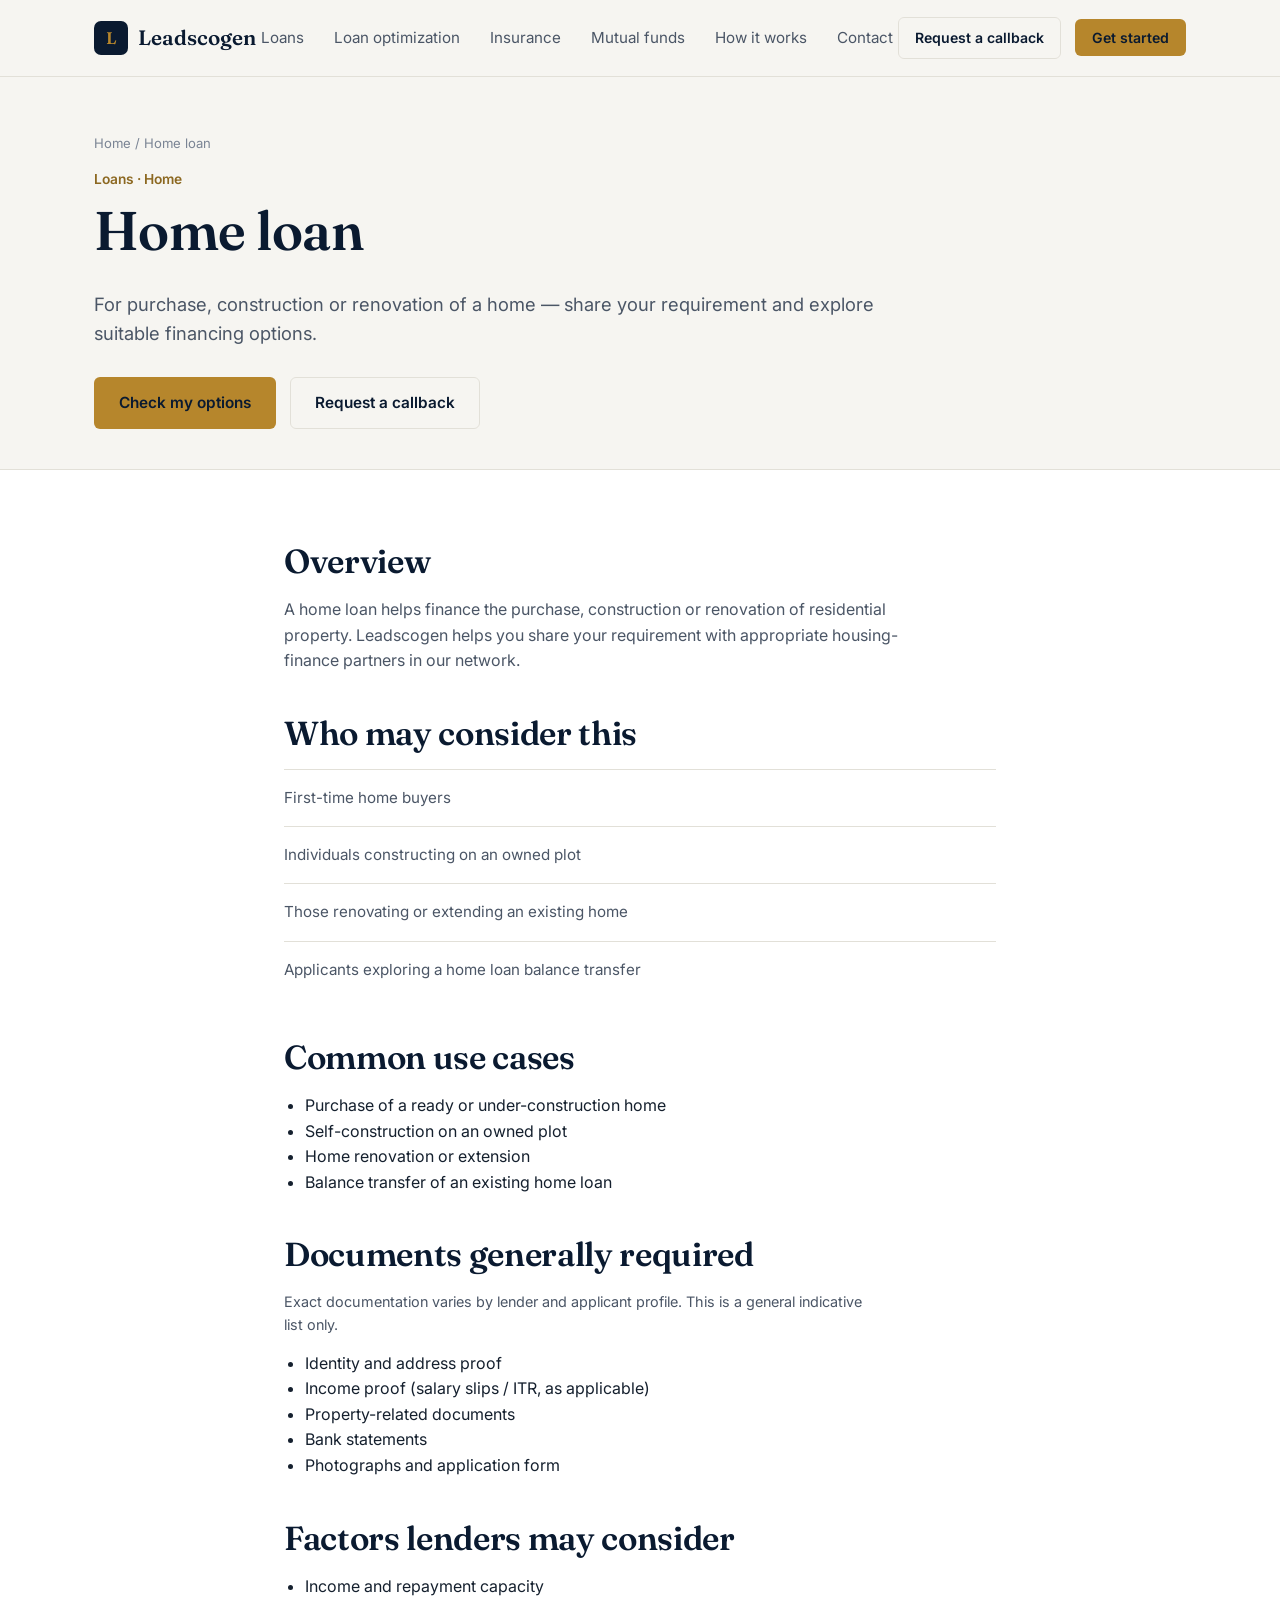
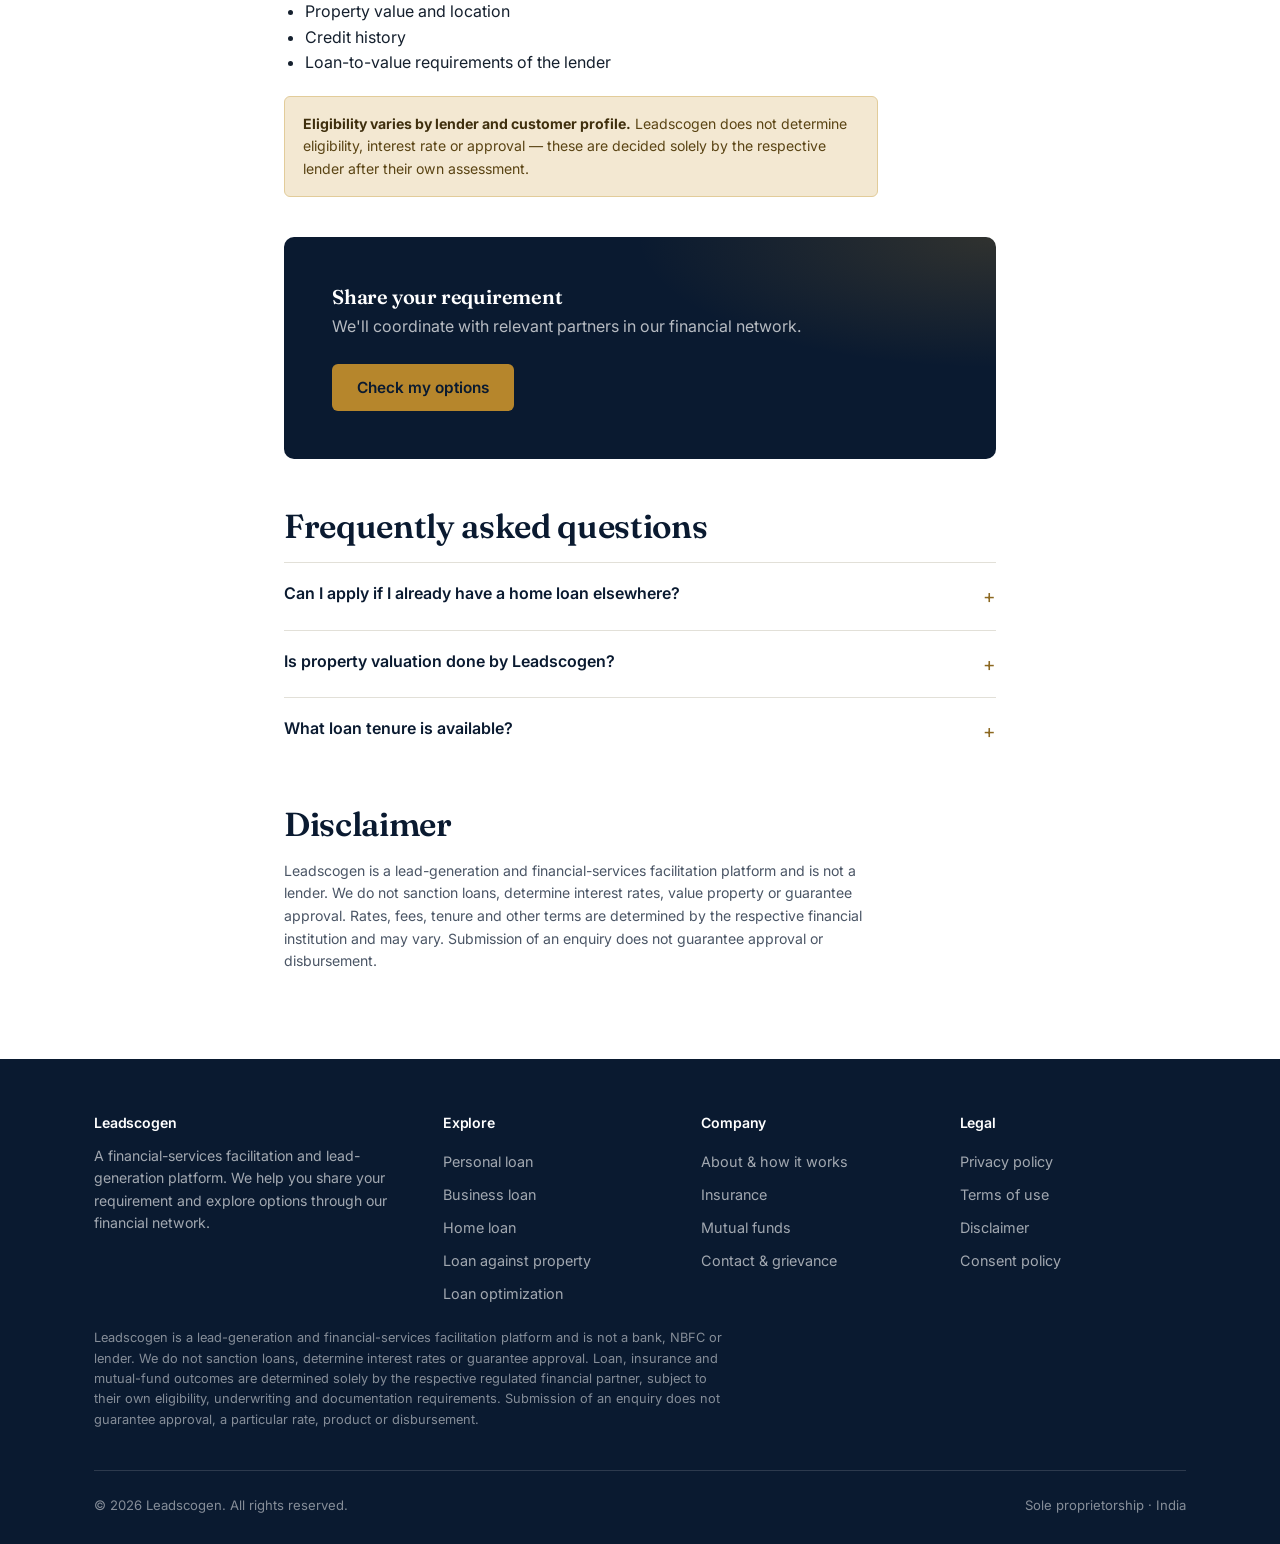
<file: home-loan.html>
<!DOCTYPE html>
<html lang="en">
<head>
<meta charset="UTF-8" />
<meta name="viewport" content="width=device-width, initial-scale=1.0" />
<title>Home Loan Enquiry India | Leadscogen</title>
<meta name="description" content="Share your home loan requirement with Leadscogen for purchase, construction or renovation and explore options through our network." />
<link rel="canonical" href="https://leadscogen.in/home-loan.html" />
<link rel="preconnect" href="https://fonts.googleapis.com" />
<link rel="preconnect" href="https://fonts.gstatic.com" crossorigin />
<link href="https://fonts.googleapis.com/css2?family=Fraunces:wght@500;600&family=Inter:wght@400;500;600;700&display=swap" rel="stylesheet" />
<link rel="stylesheet" href="styles.css" />
</head>
<body>
<div id="site-header"></div>

<section class="page-hero">
  <div class="container">
    <div class="breadcrumbs"><a href="index.html">Home</a> / Home loan</div>
    <p class="eyebrow">Loans · Home</p>
    <h1>Home loan</h1>
    <p class="lede">For purchase, construction or renovation of a home — share your requirement and explore suitable financing options.</p>
    <div class="hero-cta">
      <button class="btn btn-primary" data-open-lead-form data-product="Home loan">Check my options</button>
      <a href="contact.html" class="btn btn-outline">Request a callback</a>
    </div>
  </div>
</section>

<section class="section section--paper">
  <div class="container" style="max-width:760px;">
    <h2>Overview</h2>
    <p>A home loan helps finance the purchase, construction or renovation of residential property. Leadscogen helps you share your requirement with appropriate housing-finance partners in our network.</p>

    <h2 style="margin-top:40px;">Who may consider this</h2>
    <ul class="row-list" style="border-top:1px solid var(--line);">
      <li>First-time home buyers</li><li>Individuals constructing on an owned plot</li><li>Those renovating or extending an existing home</li><li>Applicants exploring a home loan balance transfer</li>
    </ul>

    <h2 style="margin-top:40px;">Common use cases</h2>
    <ul style="list-style:disc;padding-left:1.3em;">
      <li>Purchase of a ready or under-construction home</li>
<li>Self-construction on an owned plot</li>
<li>Home renovation or extension</li>
<li>Balance transfer of an existing home loan</li>
    </ul>

    <h2 style="margin-top:40px;">Documents generally required</h2>
    <p style="font-size:0.9rem;">Exact documentation varies by lender and applicant profile. This is a general indicative list only.</p>
    <ul style="list-style:disc;padding-left:1.3em;">
      <li>Identity and address proof</li>
<li>Income proof (salary slips / ITR, as applicable)</li>
<li>Property-related documents</li>
<li>Bank statements</li>
<li>Photographs and application form</li>
    </ul>

    <h2 style="margin-top:40px;">Factors lenders may consider</h2>
    <ul style="list-style:disc;padding-left:1.3em;">
      <li>Income and repayment capacity</li>
<li>Property value and location</li>
<li>Credit history</li>
<li>Loan-to-value requirements of the lender</li>
    </ul>
    <p class="notice"><strong>Eligibility varies by lender and customer profile.</strong> Leadscogen does not determine eligibility, interest rate or approval — these are decided solely by the respective lender after their own assessment.</p>

    <div class="cta-band" style="margin-top:40px;">
      <div>
        <h3>Share your requirement</h3>
        <p>We'll coordinate with relevant partners in our financial network.</p>
      </div>
      <button class="btn btn-primary" data-open-lead-form data-product="Home loan">Check my options</button>
    </div>

    <h2 style="margin-top:48px;">Frequently asked questions</h2>
    <details class="faq-item"><summary>Can I apply if I already have a home loan elsewhere?</summary><p>Yes — you can explore a balance transfer or top-up under our loan optimization section.</p></details>
<details class="faq-item"><summary>Is property valuation done by Leadscogen?</summary><p>No. Valuation and legal verification are carried out by the respective lender or their appointed valuers.</p></details>
<details class="faq-item"><summary>What loan tenure is available?</summary><p>Tenure varies by lender and applicant profile and is finalised by the lender at the time of approval.</p></details>

    <h2 style="margin-top:40px;">Disclaimer</h2>
    <p style="font-size:0.88rem;">Leadscogen is a lead-generation and financial-services facilitation platform and is not a lender. We do not sanction loans, determine interest rates, value property or guarantee approval. Rates, fees, tenure and other terms are determined by the respective financial institution and may vary. Submission of an enquiry does not guarantee approval or disbursement.</p>
  </div>
</section>

<div id="site-footer"></div>
<script src="script.js"></script>
</body>
</html>
</file>
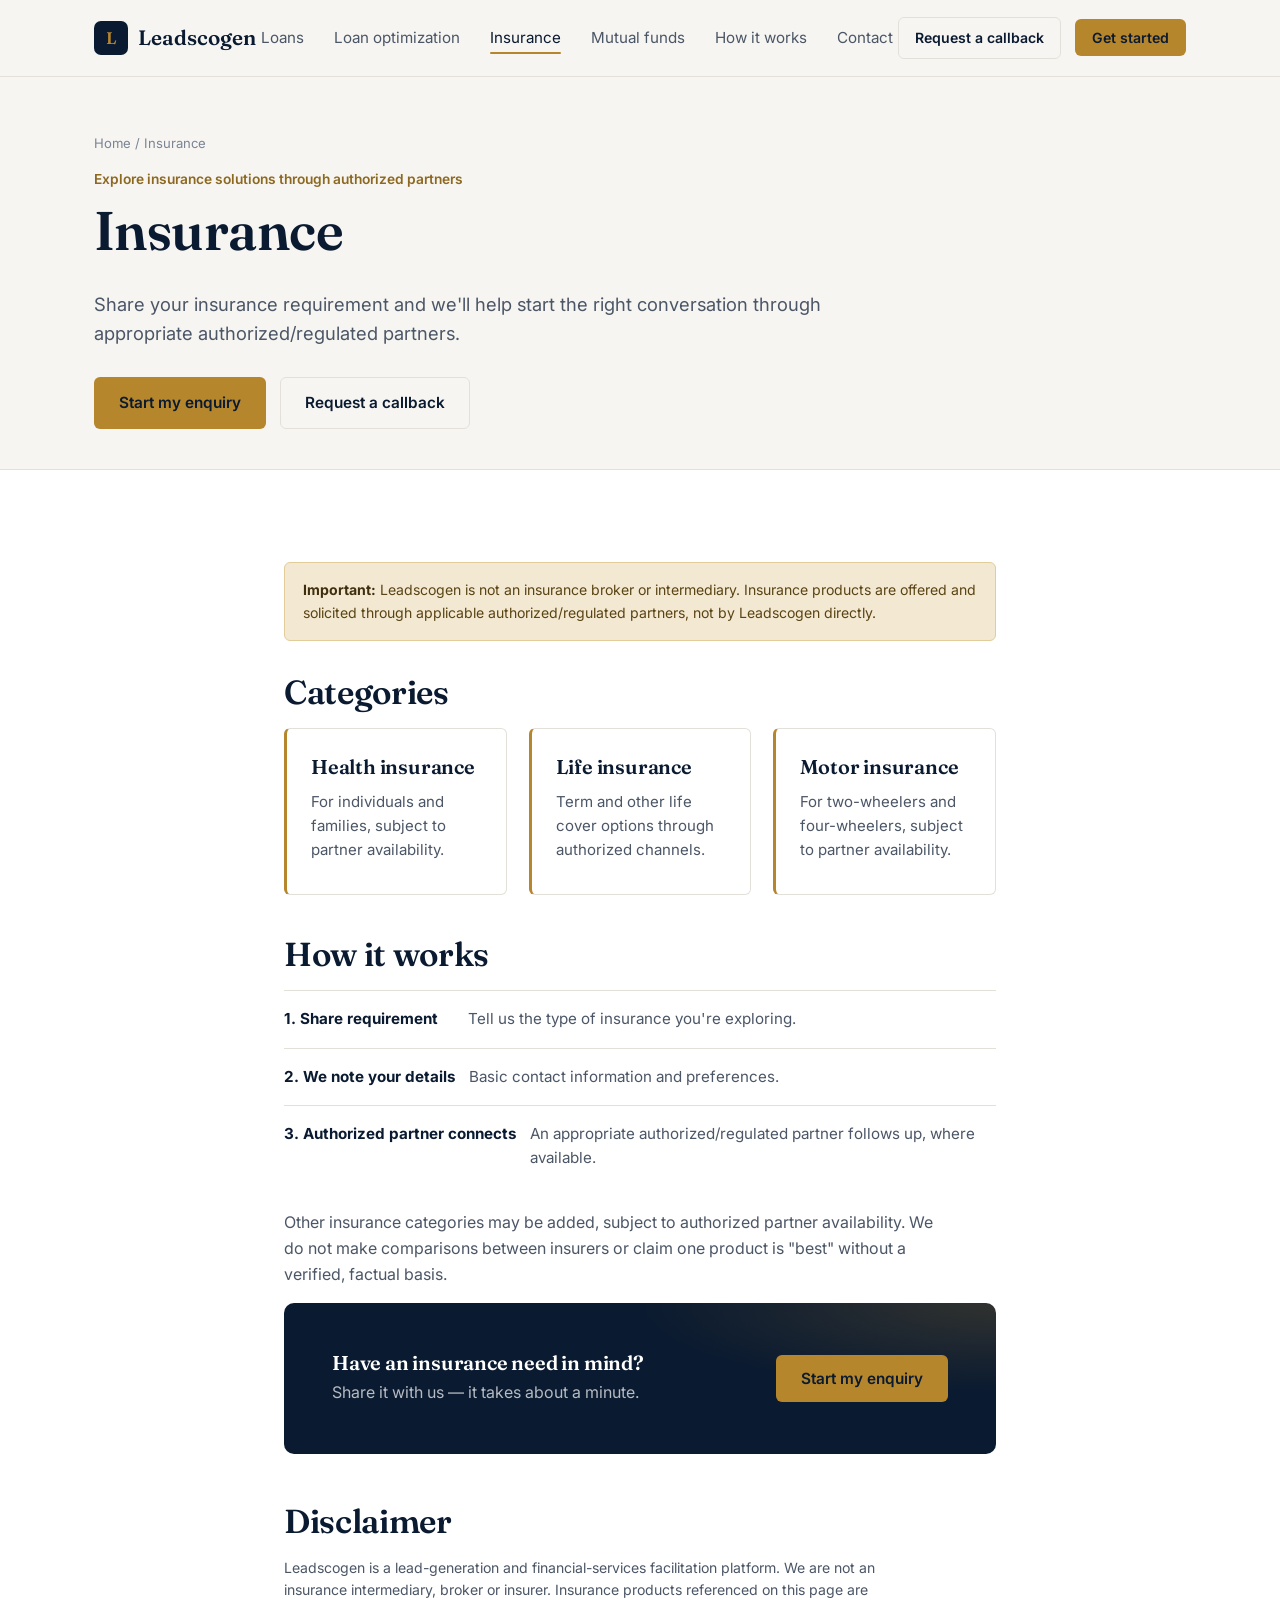
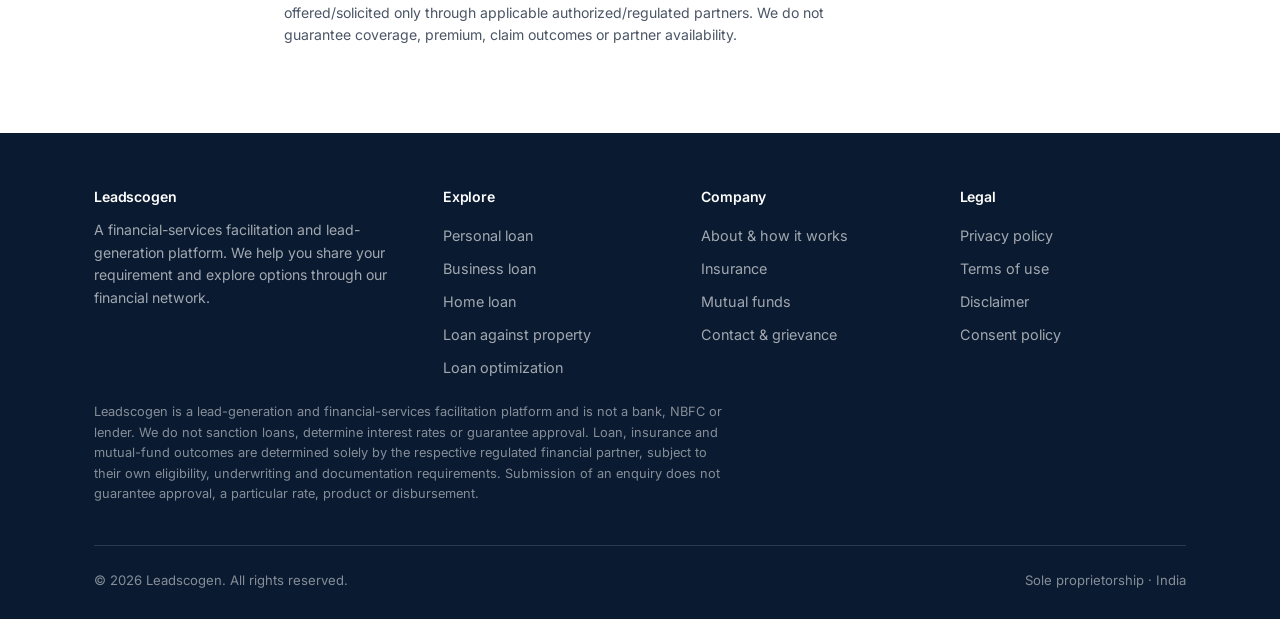
<file: insurance.html>
<!DOCTYPE html>
<html lang="en">
<head>
<meta charset="UTF-8" />
<meta name="viewport" content="width=device-width, initial-scale=1.0" />
<title>Insurance Enquiry India | Leadscogen</title>
<meta name="description" content="Explore health, life and motor insurance solutions through authorized partners by sharing your requirement with Leadscogen." />
<link rel="canonical" href="https://leadscogen.in/insurance.html" />
<link rel="preconnect" href="https://fonts.googleapis.com" />
<link rel="preconnect" href="https://fonts.gstatic.com" crossorigin />
<link href="https://fonts.googleapis.com/css2?family=Fraunces:wght@500;600&family=Inter:wght@400;500;600;700&display=swap" rel="stylesheet" />
<link rel="stylesheet" href="styles.css" />
</head>
<body>
<div id="site-header"></div>

<section class="page-hero">
  <div class="container">
    <div class="breadcrumbs"><a href="index.html">Home</a> / Insurance</div>
    <p class="eyebrow">Explore insurance solutions through authorized partners</p>
    <h1>Insurance</h1>
    <p class="lede">Share your insurance requirement and we'll help start the right conversation through appropriate authorized/regulated partners.</p>
    <div class="hero-cta">
      <button class="btn btn-primary" data-open-lead-form data-product="Insurance">Start my enquiry</button>
      <a href="contact.html" class="btn btn-outline">Request a callback</a>
    </div>
  </div>
</section>

<section class="section section--paper">
  <div class="container" style="max-width:760px;">
    <div class="notice"><strong>Important:</strong> Leadscogen is not an insurance broker or intermediary. Insurance products are offered and solicited through applicable authorized/regulated partners, not by Leadscogen directly.</div>

    <h2 style="margin-top:32px;">Categories</h2>
    <div class="grid grid-3" style="margin-top:8px;">
      <div class="product-card"><h3>Health insurance</h3><p>For individuals and families, subject to partner availability.</p></div>
      <div class="product-card"><h3>Life insurance</h3><p>Term and other life cover options through authorized channels.</p></div>
      <div class="product-card"><h3>Motor insurance</h3><p>For two-wheelers and four-wheelers, subject to partner availability.</p></div>
    </div>

    <h2 style="margin-top:40px;">How it works</h2>
    <ul class="row-list" style="border-top:1px solid var(--line);">
      <li><strong>1. Share requirement</strong> Tell us the type of insurance you're exploring.</li>
      <li><strong>2. We note your details</strong> Basic contact information and preferences.</li>
      <li><strong>3. Authorized partner connects</strong> An appropriate authorized/regulated partner follows up, where available.</li>
    </ul>

    <p style="margin-top:24px;">Other insurance categories may be added, subject to authorized partner availability. We do not make comparisons between insurers or claim one product is "best" without a verified, factual basis.</p>

    <div class="cta-band" style="margin-top:16px;">
      <div><h3>Have an insurance need in mind?</h3><p>Share it with us — it takes about a minute.</p></div>
      <button class="btn btn-primary" data-open-lead-form data-product="Insurance">Start my enquiry</button>
    </div>

    <h2 style="margin-top:48px;">Disclaimer</h2>
    <p style="font-size:0.88rem;">Leadscogen is a lead-generation and financial-services facilitation platform. We are not an insurance intermediary, broker or insurer. Insurance products referenced on this page are offered/solicited only through applicable authorized/regulated partners. We do not guarantee coverage, premium, claim outcomes or partner availability.</p>
  </div>
</section>

<div id="site-footer"></div>
<script src="script.js"></script>
</body>
</html>
</file>
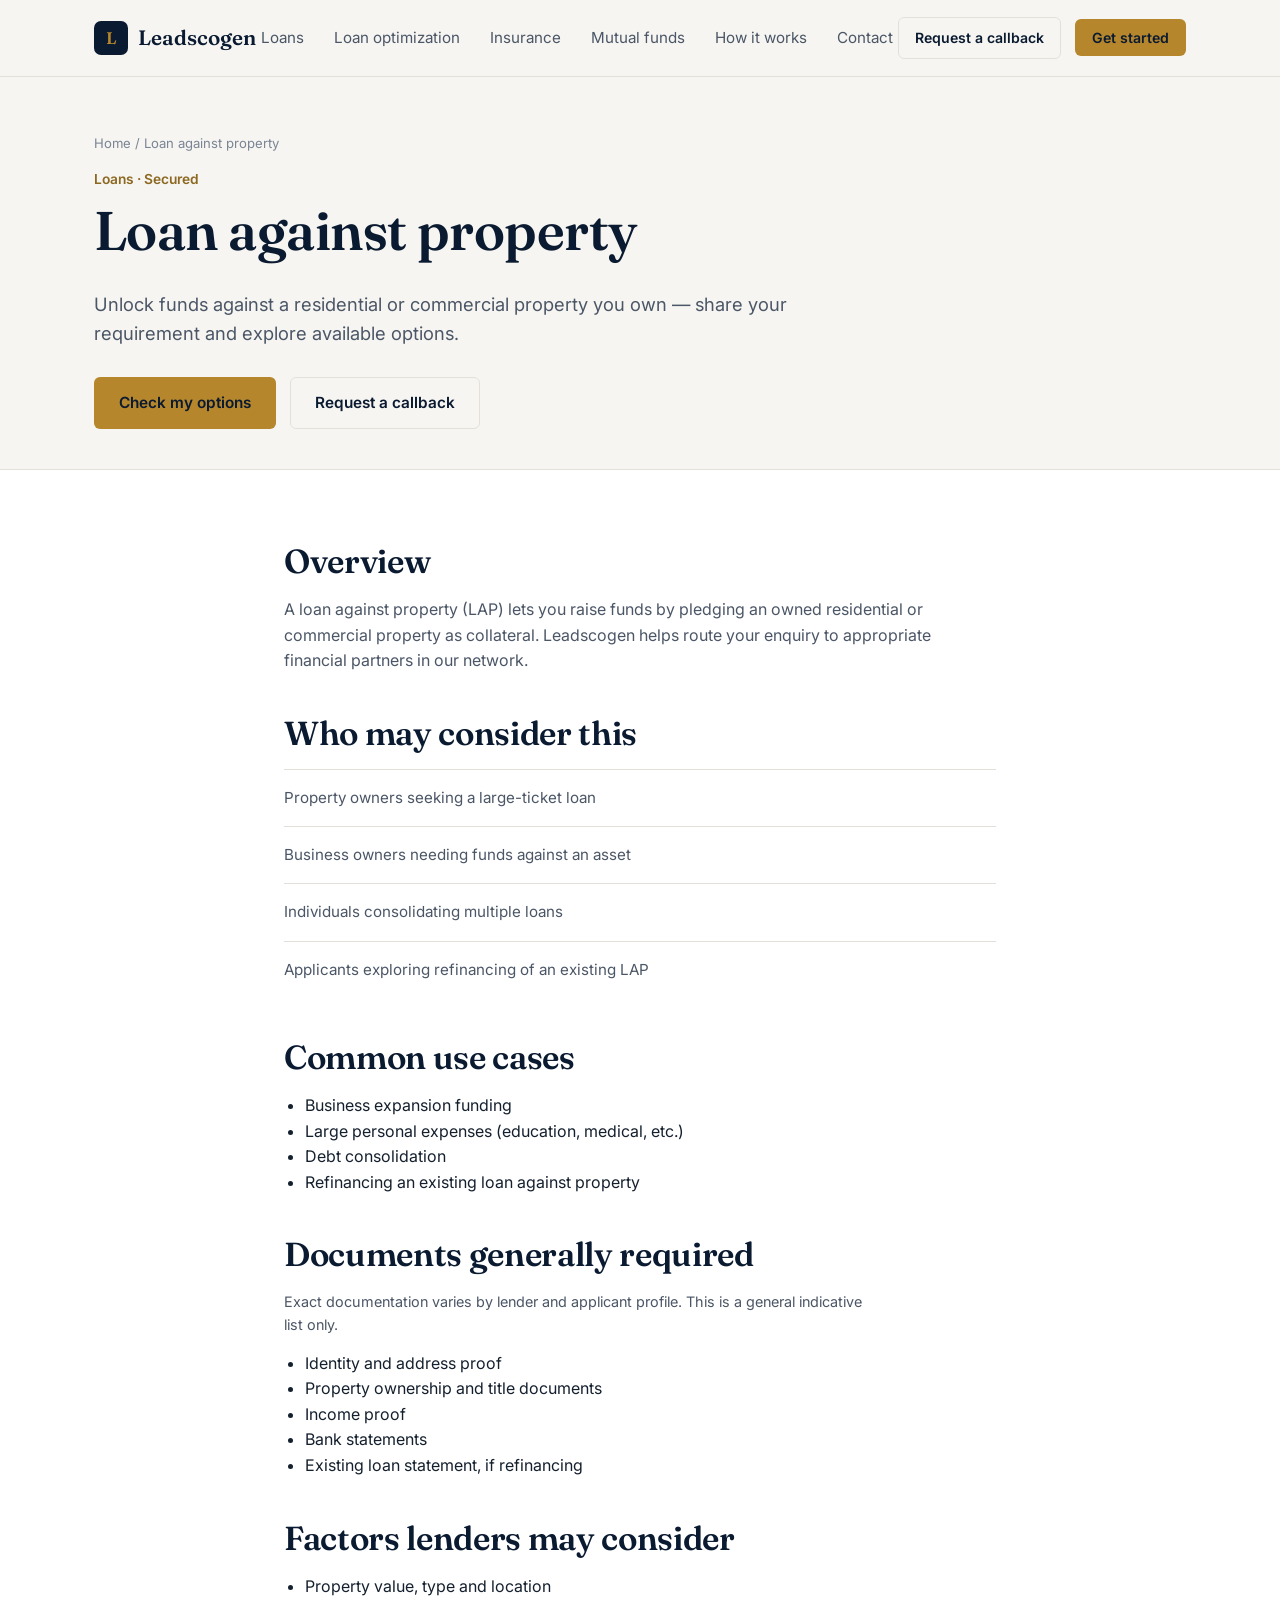
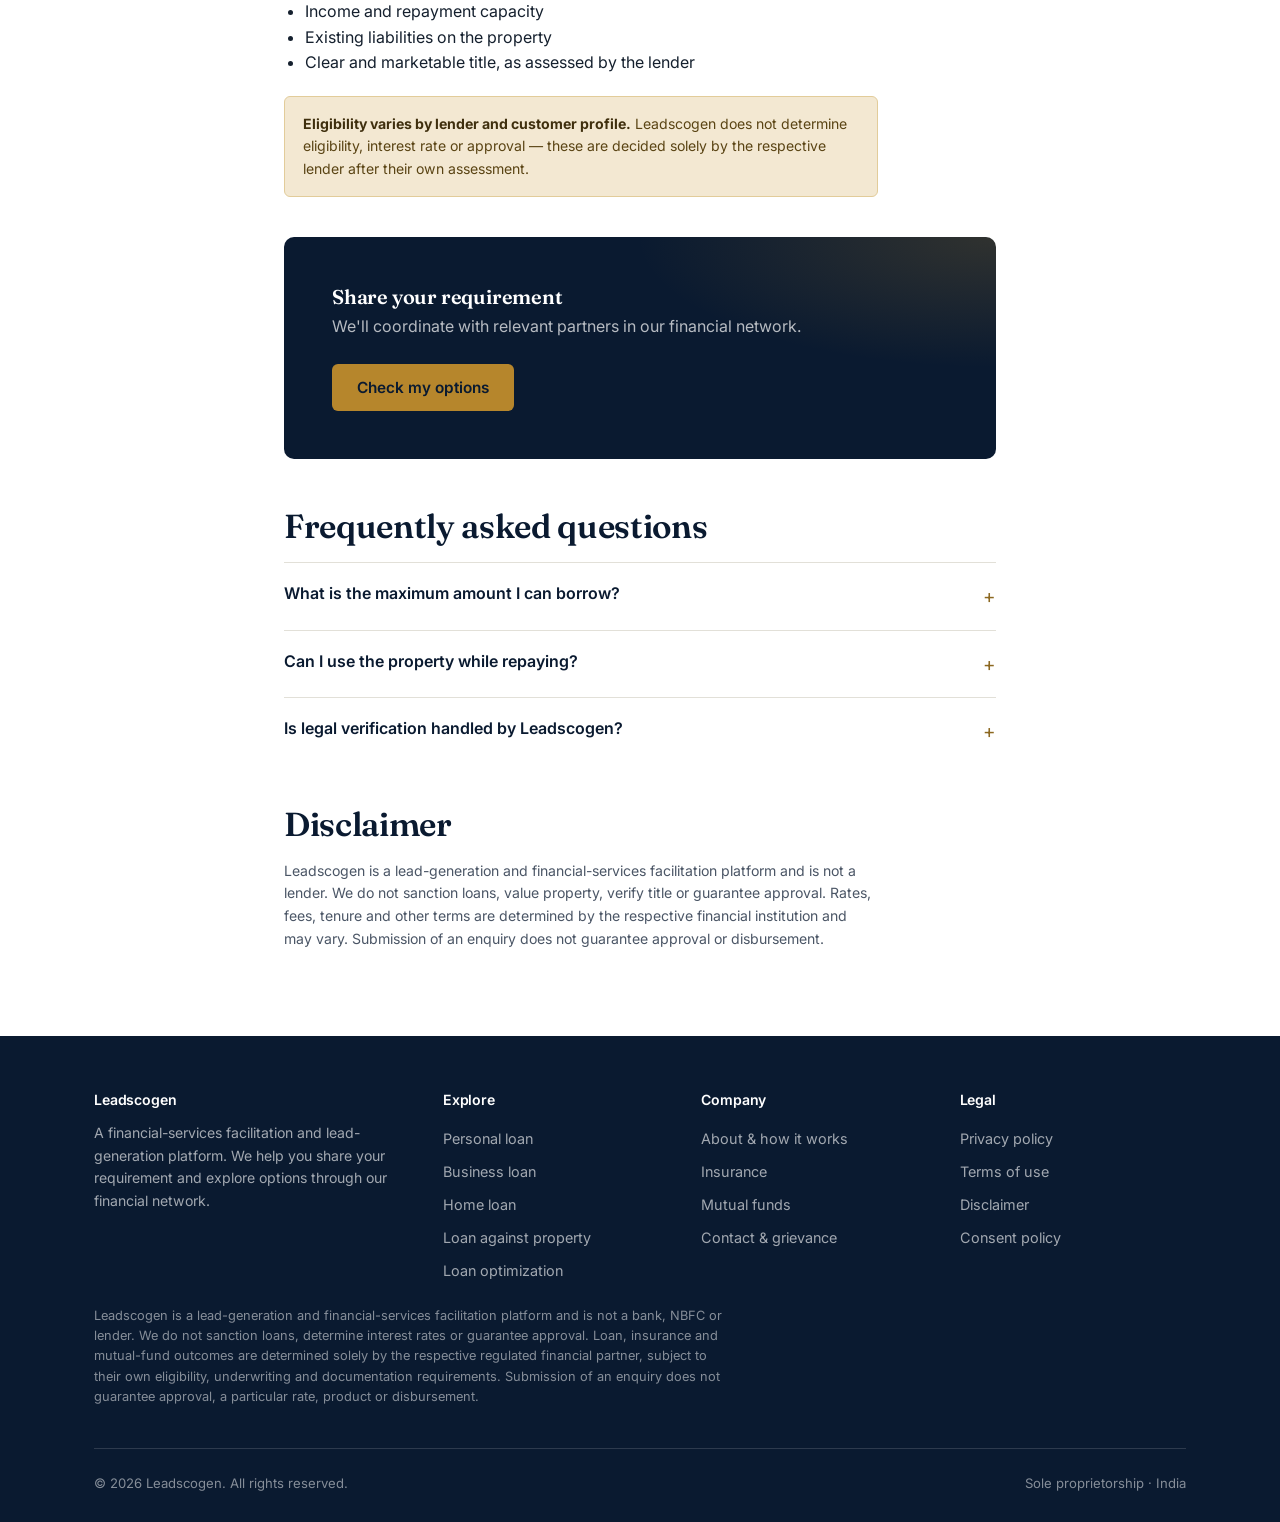
<file: lap.html>
<!DOCTYPE html>
<html lang="en">
<head>
<meta charset="UTF-8" />
<meta name="viewport" content="width=device-width, initial-scale=1.0" />
<title>Loan Against Property Enquiry India | Leadscogen</title>
<meta name="description" content="Explore loan against property options through Leadscogen by sharing your requirement with our financial-services network." />
<link rel="canonical" href="https://leadscogen.in/lap.html" />
<link rel="preconnect" href="https://fonts.googleapis.com" />
<link rel="preconnect" href="https://fonts.gstatic.com" crossorigin />
<link href="https://fonts.googleapis.com/css2?family=Fraunces:wght@500;600&family=Inter:wght@400;500;600;700&display=swap" rel="stylesheet" />
<link rel="stylesheet" href="styles.css" />
</head>
<body>
<div id="site-header"></div>

<section class="page-hero">
  <div class="container">
    <div class="breadcrumbs"><a href="index.html">Home</a> / Loan against property</div>
    <p class="eyebrow">Loans · Secured</p>
    <h1>Loan against property</h1>
    <p class="lede">Unlock funds against a residential or commercial property you own — share your requirement and explore available options.</p>
    <div class="hero-cta">
      <button class="btn btn-primary" data-open-lead-form data-product="Loan against property">Check my options</button>
      <a href="contact.html" class="btn btn-outline">Request a callback</a>
    </div>
  </div>
</section>

<section class="section section--paper">
  <div class="container" style="max-width:760px;">
    <h2>Overview</h2>
    <p>A loan against property (LAP) lets you raise funds by pledging an owned residential or commercial property as collateral. Leadscogen helps route your enquiry to appropriate financial partners in our network.</p>

    <h2 style="margin-top:40px;">Who may consider this</h2>
    <ul class="row-list" style="border-top:1px solid var(--line);">
      <li>Property owners seeking a large-ticket loan</li><li>Business owners needing funds against an asset</li><li>Individuals consolidating multiple loans</li><li>Applicants exploring refinancing of an existing LAP</li>
    </ul>

    <h2 style="margin-top:40px;">Common use cases</h2>
    <ul style="list-style:disc;padding-left:1.3em;">
      <li>Business expansion funding</li>
<li>Large personal expenses (education, medical, etc.)</li>
<li>Debt consolidation</li>
<li>Refinancing an existing loan against property</li>
    </ul>

    <h2 style="margin-top:40px;">Documents generally required</h2>
    <p style="font-size:0.9rem;">Exact documentation varies by lender and applicant profile. This is a general indicative list only.</p>
    <ul style="list-style:disc;padding-left:1.3em;">
      <li>Identity and address proof</li>
<li>Property ownership and title documents</li>
<li>Income proof</li>
<li>Bank statements</li>
<li>Existing loan statement, if refinancing</li>
    </ul>

    <h2 style="margin-top:40px;">Factors lenders may consider</h2>
    <ul style="list-style:disc;padding-left:1.3em;">
      <li>Property value, type and location</li>
<li>Income and repayment capacity</li>
<li>Existing liabilities on the property</li>
<li>Clear and marketable title, as assessed by the lender</li>
    </ul>
    <p class="notice"><strong>Eligibility varies by lender and customer profile.</strong> Leadscogen does not determine eligibility, interest rate or approval — these are decided solely by the respective lender after their own assessment.</p>

    <div class="cta-band" style="margin-top:40px;">
      <div>
        <h3>Share your requirement</h3>
        <p>We'll coordinate with relevant partners in our financial network.</p>
      </div>
      <button class="btn btn-primary" data-open-lead-form data-product="Loan against property">Check my options</button>
    </div>

    <h2 style="margin-top:48px;">Frequently asked questions</h2>
    <details class="faq-item"><summary>What is the maximum amount I can borrow?</summary><p>This depends on the property value and the lender's loan-to-value policy, determined solely by the lender.</p></details>
<details class="faq-item"><summary>Can I use the property while repaying?</summary><p>Typically yes — usage terms are set by the lender and specified in the loan agreement.</p></details>
<details class="faq-item"><summary>Is legal verification handled by Leadscogen?</summary><p>No. Legal and technical verification of the property is carried out by the respective lender.</p></details>

    <h2 style="margin-top:40px;">Disclaimer</h2>
    <p style="font-size:0.88rem;">Leadscogen is a lead-generation and financial-services facilitation platform and is not a lender. We do not sanction loans, value property, verify title or guarantee approval. Rates, fees, tenure and other terms are determined by the respective financial institution and may vary. Submission of an enquiry does not guarantee approval or disbursement.</p>
  </div>
</section>

<div id="site-footer"></div>
<script src="script.js"></script>
</body>
</html>
</file>
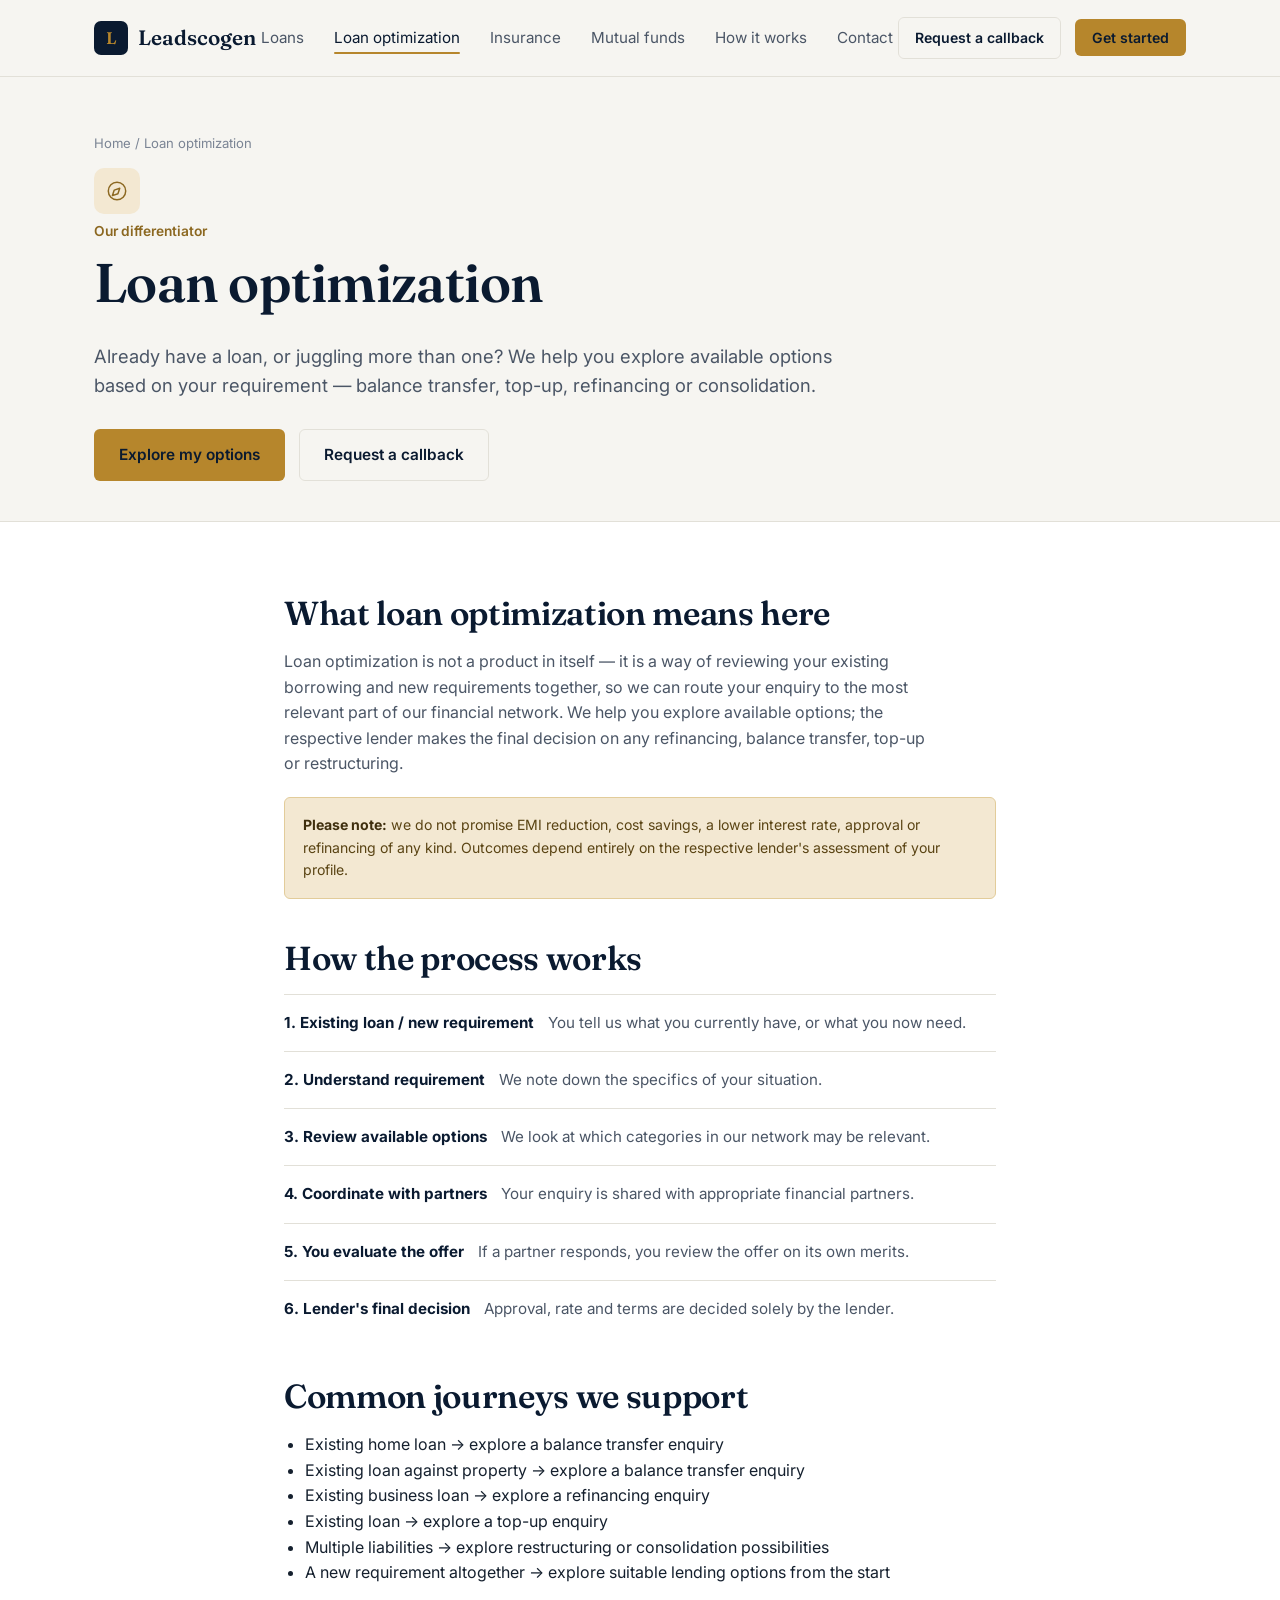
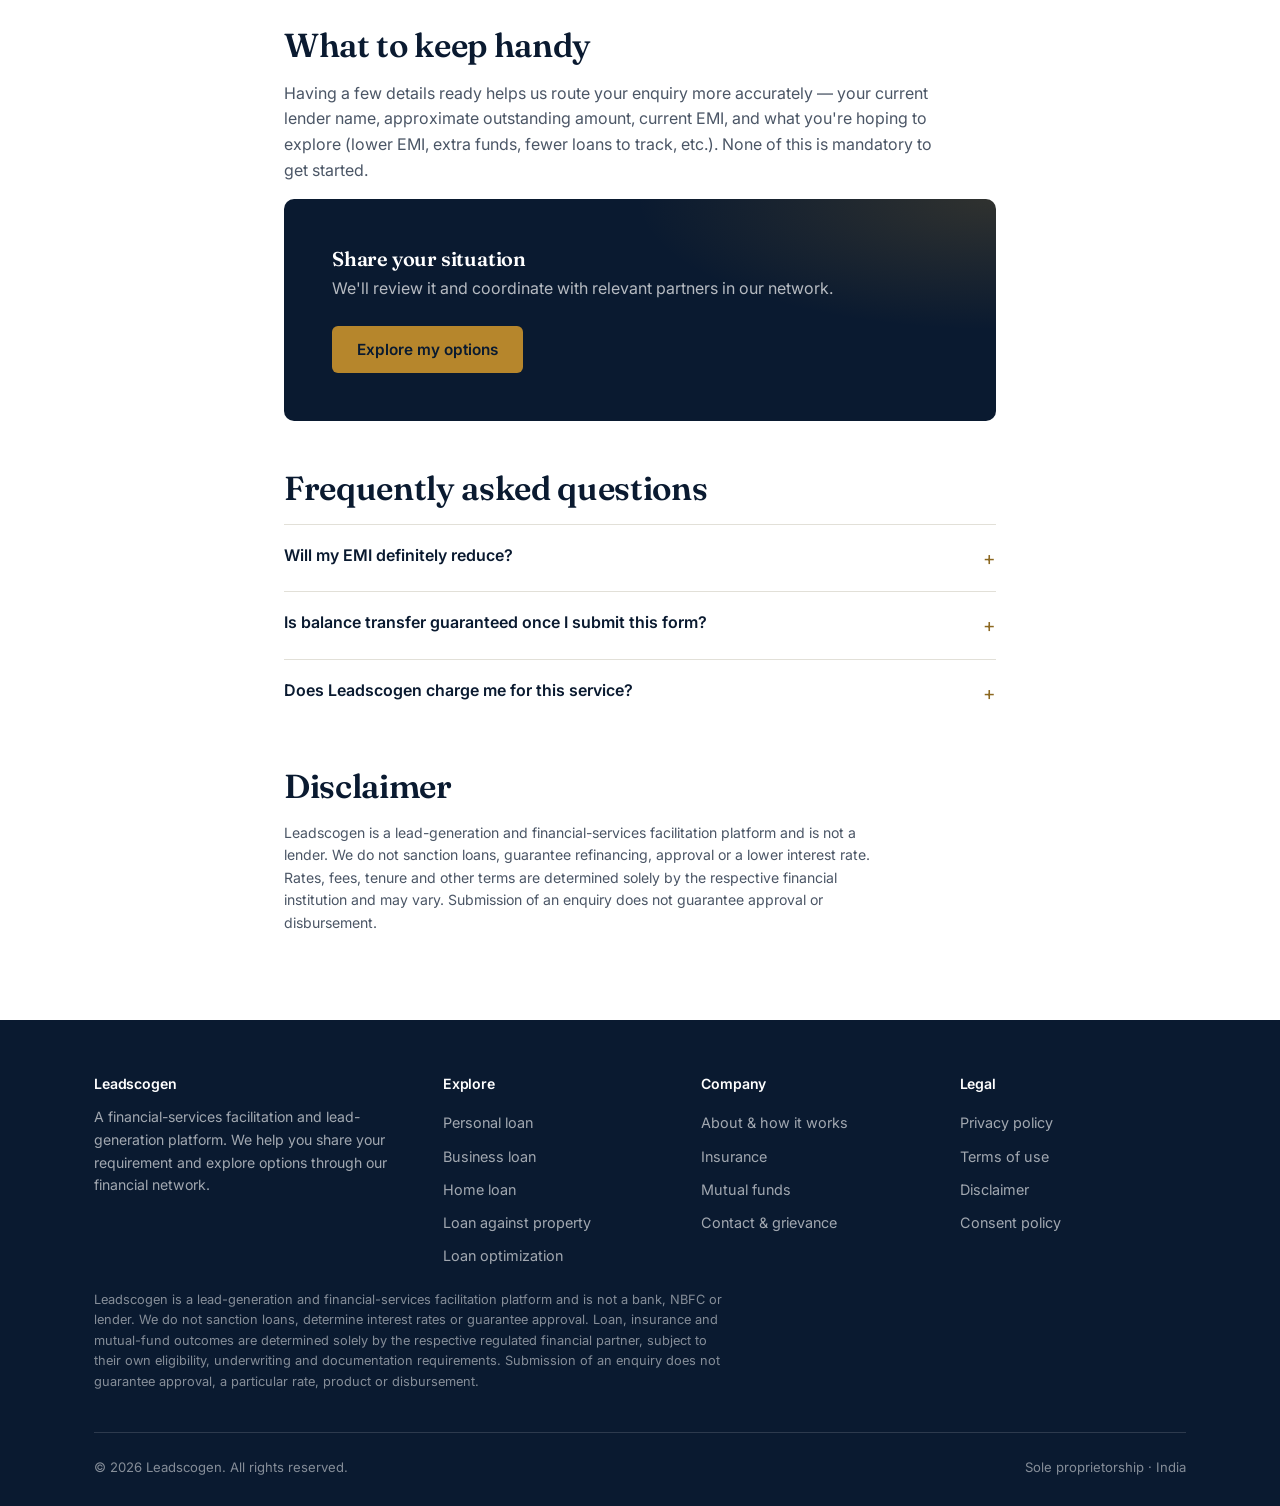
<file: loan-optimization.html>
<!DOCTYPE html>
<html lang="en">
<head>
<meta charset="UTF-8" />
<meta name="viewport" content="width=device-width, initial-scale=1.0" />
<title>Loan Optimization India | Balance Transfer, Top-Up &amp; Restructuring | Leadscogen</title>
<meta name="description" content="Explore balance transfer, top-up or restructuring options for your existing loan through Leadscogen's financial-services network." />
<link rel="canonical" href="https://leadscogen.in/loan-optimization.html" />
<link rel="preconnect" href="https://fonts.googleapis.com" />
<link rel="preconnect" href="https://fonts.gstatic.com" crossorigin />
<link href="https://fonts.googleapis.com/css2?family=Fraunces:wght@500;600&family=Inter:wght@400;500;600;700&display=swap" rel="stylesheet" />
<link rel="stylesheet" href="styles.css" />
</head>
<body>
<div id="site-header"></div>

<section class="page-hero">
  <div class="container">
    <div class="breadcrumbs"><a href="index.html">Home</a> / Loan optimization</div>
    <div class="icon-tile"><svg class="icon"><use href="#icon-compass"/></svg></div>
    <p class="eyebrow">Our differentiator</p>
    <h1>Loan optimization</h1>
    <p class="lede">Already have a loan, or juggling more than one? We help you explore available options based on your requirement — balance transfer, top-up, refinancing or consolidation.</p>
    <div class="hero-cta">
      <button class="btn btn-primary" data-open-lead-form data-product="Loan optimization">Explore my options</button>
      <a href="contact.html" class="btn btn-outline">Request a callback</a>
    </div>
  </div>
</section>

<section class="section section--paper">
  <div class="container" style="max-width:760px;">
    <h2>What loan optimization means here</h2>
    <p>Loan optimization is not a product in itself — it is a way of reviewing your existing borrowing and new requirements together, so we can route your enquiry to the most relevant part of our financial network. We help you explore available options; the respective lender makes the final decision on any refinancing, balance transfer, top-up or restructuring.</p>

    <div class="notice"><strong>Please note:</strong> we do not promise EMI reduction, cost savings, a lower interest rate, approval or refinancing of any kind. Outcomes depend entirely on the respective lender's assessment of your profile.</div>

    <h2 style="margin-top:40px;">How the process works</h2>
    <ul class="row-list" style="border-top:1px solid var(--line);">
      <li><strong>1. Existing loan / new requirement</strong> You tell us what you currently have, or what you now need.</li>
      <li><strong>2. Understand requirement</strong> We note down the specifics of your situation.</li>
      <li><strong>3. Review available options</strong> We look at which categories in our network may be relevant.</li>
      <li><strong>4. Coordinate with partners</strong> Your enquiry is shared with appropriate financial partners.</li>
      <li><strong>5. You evaluate the offer</strong> If a partner responds, you review the offer on its own merits.</li>
      <li><strong>6. Lender's final decision</strong> Approval, rate and terms are decided solely by the lender.</li>
    </ul>

    <h2 style="margin-top:40px;">Common journeys we support</h2>
    <ul style="list-style:disc;padding-left:1.3em;">
      <li>Existing home loan → explore a balance transfer enquiry</li>
      <li>Existing loan against property → explore a balance transfer enquiry</li>
      <li>Existing business loan → explore a refinancing enquiry</li>
      <li>Existing loan → explore a top-up enquiry</li>
      <li>Multiple liabilities → explore restructuring or consolidation possibilities</li>
      <li>A new requirement altogether → explore suitable lending options from the start</li>
    </ul>

    <h2 style="margin-top:40px;">What to keep handy</h2>
    <p>Having a few details ready helps us route your enquiry more accurately — your current lender name, approximate outstanding amount, current EMI, and what you're hoping to explore (lower EMI, extra funds, fewer loans to track, etc.). None of this is mandatory to get started.</p>

    <div class="cta-band" style="margin-top:12px;">
      <div>
        <h3>Share your situation</h3>
        <p>We'll review it and coordinate with relevant partners in our network.</p>
      </div>
      <button class="btn btn-primary" data-open-lead-form data-product="Loan optimization">Explore my options</button>
    </div>

    <h2 style="margin-top:48px;">Frequently asked questions</h2>
    <details class="faq-item"><summary>Will my EMI definitely reduce?</summary><p>We cannot promise this. Any change in EMI, rate or tenure depends entirely on the evaluating lender's assessment of your profile and their current offerings.</p></details>
    <details class="faq-item"><summary>Is balance transfer guaranteed once I submit this form?</summary><p>No. Submitting an enquiry starts a conversation with our network — it does not guarantee a balance transfer, refinancing or any specific outcome.</p></details>
    <details class="faq-item"><summary>Does Leadscogen charge me for this service?</summary><p>Leadscogen's role is facilitation. Any charges related to the actual loan, processing or refinancing are set and disclosed by the respective lender.</p></details>

    <h2 style="margin-top:40px;">Disclaimer</h2>
    <p style="font-size:0.88rem;">Leadscogen is a lead-generation and financial-services facilitation platform and is not a lender. We do not sanction loans, guarantee refinancing, approval or a lower interest rate. Rates, fees, tenure and other terms are determined solely by the respective financial institution and may vary. Submission of an enquiry does not guarantee approval or disbursement.</p>
  </div>
</section>

<div id="site-footer"></div>
<script src="script.js"></script>
</body>
</html>
</file>
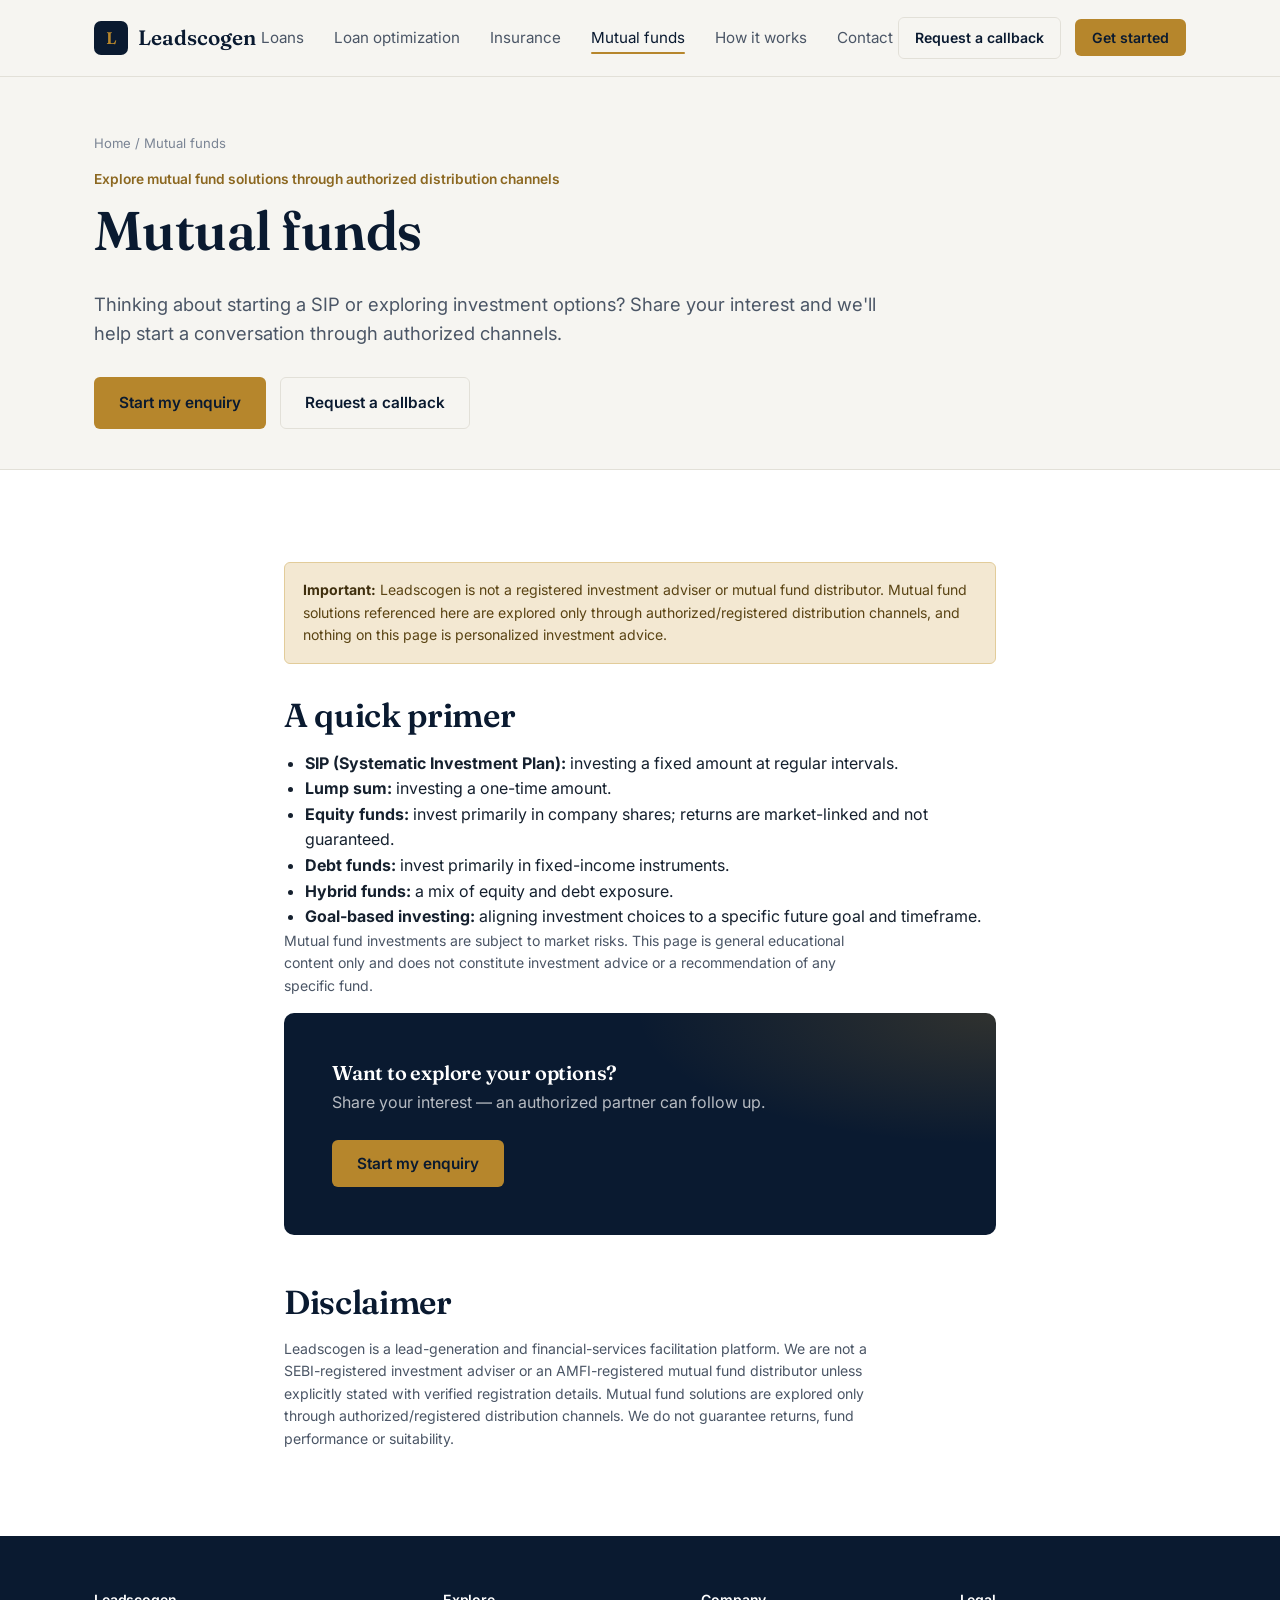
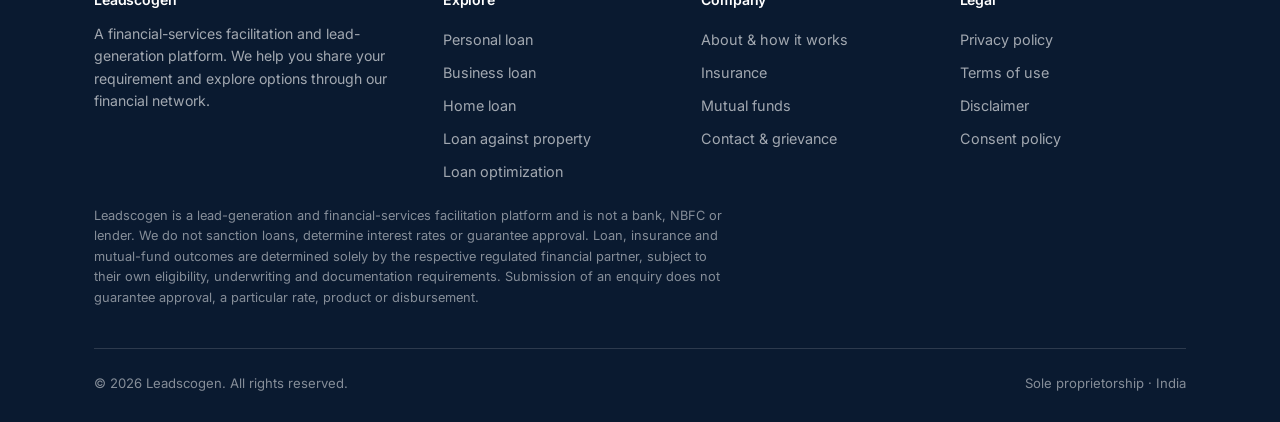
<file: mutual-funds.html>
<!DOCTYPE html>
<html lang="en">
<head>
<meta charset="UTF-8" />
<meta name="viewport" content="width=device-width, initial-scale=1.0" />
<title>Mutual Fund Enquiry India | Leadscogen</title>
<meta name="description" content="Explore mutual fund solutions through authorized distribution channels by sharing your requirement with Leadscogen." />
<link rel="canonical" href="https://leadscogen.in/mutual-funds.html" />
<link rel="preconnect" href="https://fonts.googleapis.com" />
<link rel="preconnect" href="https://fonts.gstatic.com" crossorigin />
<link href="https://fonts.googleapis.com/css2?family=Fraunces:wght@500;600&family=Inter:wght@400;500;600;700&display=swap" rel="stylesheet" />
<link rel="stylesheet" href="styles.css" />
</head>
<body>
<div id="site-header"></div>

<section class="page-hero">
  <div class="container">
    <div class="breadcrumbs"><a href="index.html">Home</a> / Mutual funds</div>
    <p class="eyebrow">Explore mutual fund solutions through authorized distribution channels</p>
    <h1>Mutual funds</h1>
    <p class="lede">Thinking about starting a SIP or exploring investment options? Share your interest and we'll help start a conversation through authorized channels.</p>
    <div class="hero-cta">
      <button class="btn btn-primary" data-open-lead-form data-product="Mutual funds">Start my enquiry</button>
      <a href="contact.html" class="btn btn-outline">Request a callback</a>
    </div>
  </div>
</section>

<section class="section section--paper">
  <div class="container" style="max-width:760px;">
    <div class="notice"><strong>Important:</strong> Leadscogen is not a registered investment adviser or mutual fund distributor. Mutual fund solutions referenced here are explored only through authorized/registered distribution channels, and nothing on this page is personalized investment advice.</div>

    <h2 style="margin-top:32px;">A quick primer</h2>
    <ul style="list-style:disc;padding-left:1.3em;">
      <li><strong>SIP (Systematic Investment Plan):</strong> investing a fixed amount at regular intervals.</li>
      <li><strong>Lump sum:</strong> investing a one-time amount.</li>
      <li><strong>Equity funds:</strong> invest primarily in company shares; returns are market-linked and not guaranteed.</li>
      <li><strong>Debt funds:</strong> invest primarily in fixed-income instruments.</li>
      <li><strong>Hybrid funds:</strong> a mix of equity and debt exposure.</li>
      <li><strong>Goal-based investing:</strong> aligning investment choices to a specific future goal and timeframe.</li>
    </ul>
    <p style="font-size:0.88rem;">Mutual fund investments are subject to market risks. This page is general educational content only and does not constitute investment advice or a recommendation of any specific fund.</p>

    <div class="cta-band" style="margin-top:16px;">
      <div><h3>Want to explore your options?</h3><p>Share your interest — an authorized partner can follow up.</p></div>
      <button class="btn btn-primary" data-open-lead-form data-product="Mutual funds">Start my enquiry</button>
    </div>

    <h2 style="margin-top:48px;">Disclaimer</h2>
    <p style="font-size:0.88rem;">Leadscogen is a lead-generation and financial-services facilitation platform. We are not a SEBI-registered investment adviser or an AMFI-registered mutual fund distributor unless explicitly stated with verified registration details. Mutual fund solutions are explored only through authorized/registered distribution channels. We do not guarantee returns, fund performance or suitability.</p>
  </div>
</section>

<div id="site-footer"></div>
<script src="script.js"></script>
</body>
</html>
</file>
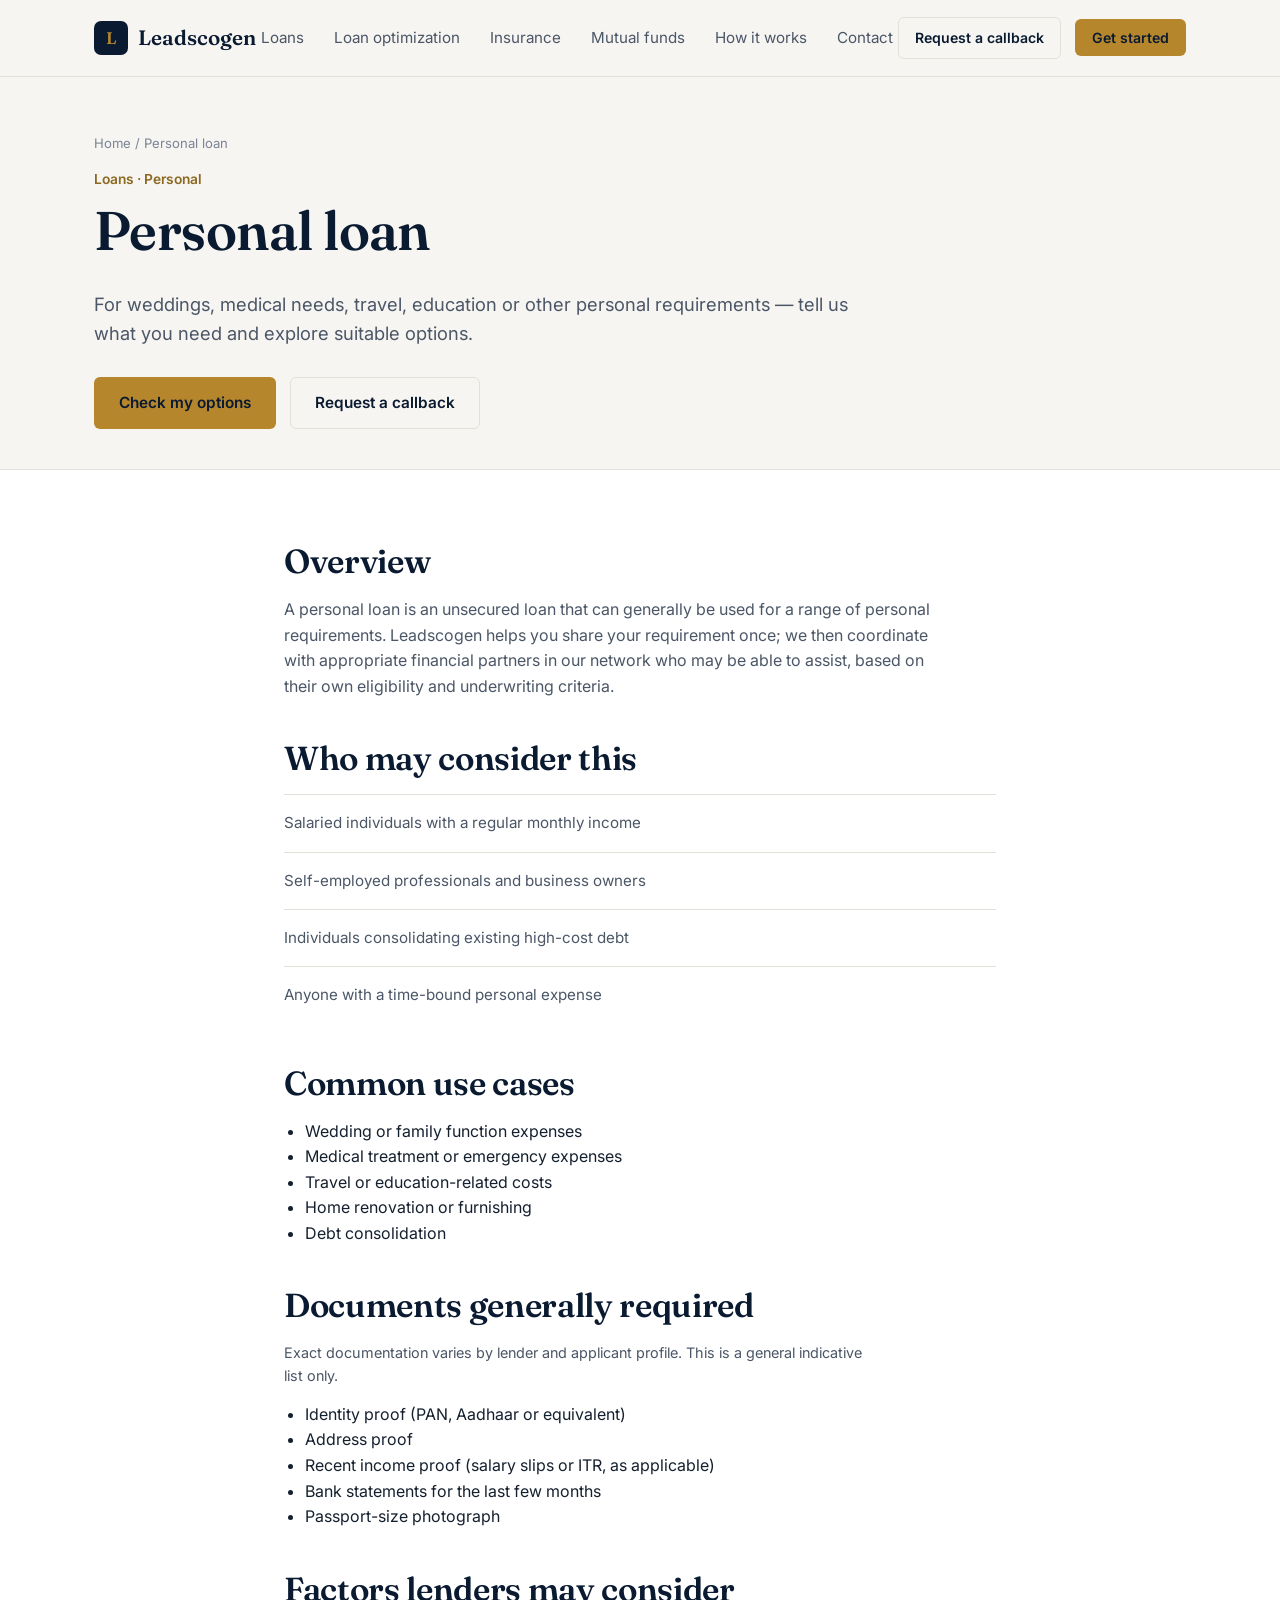
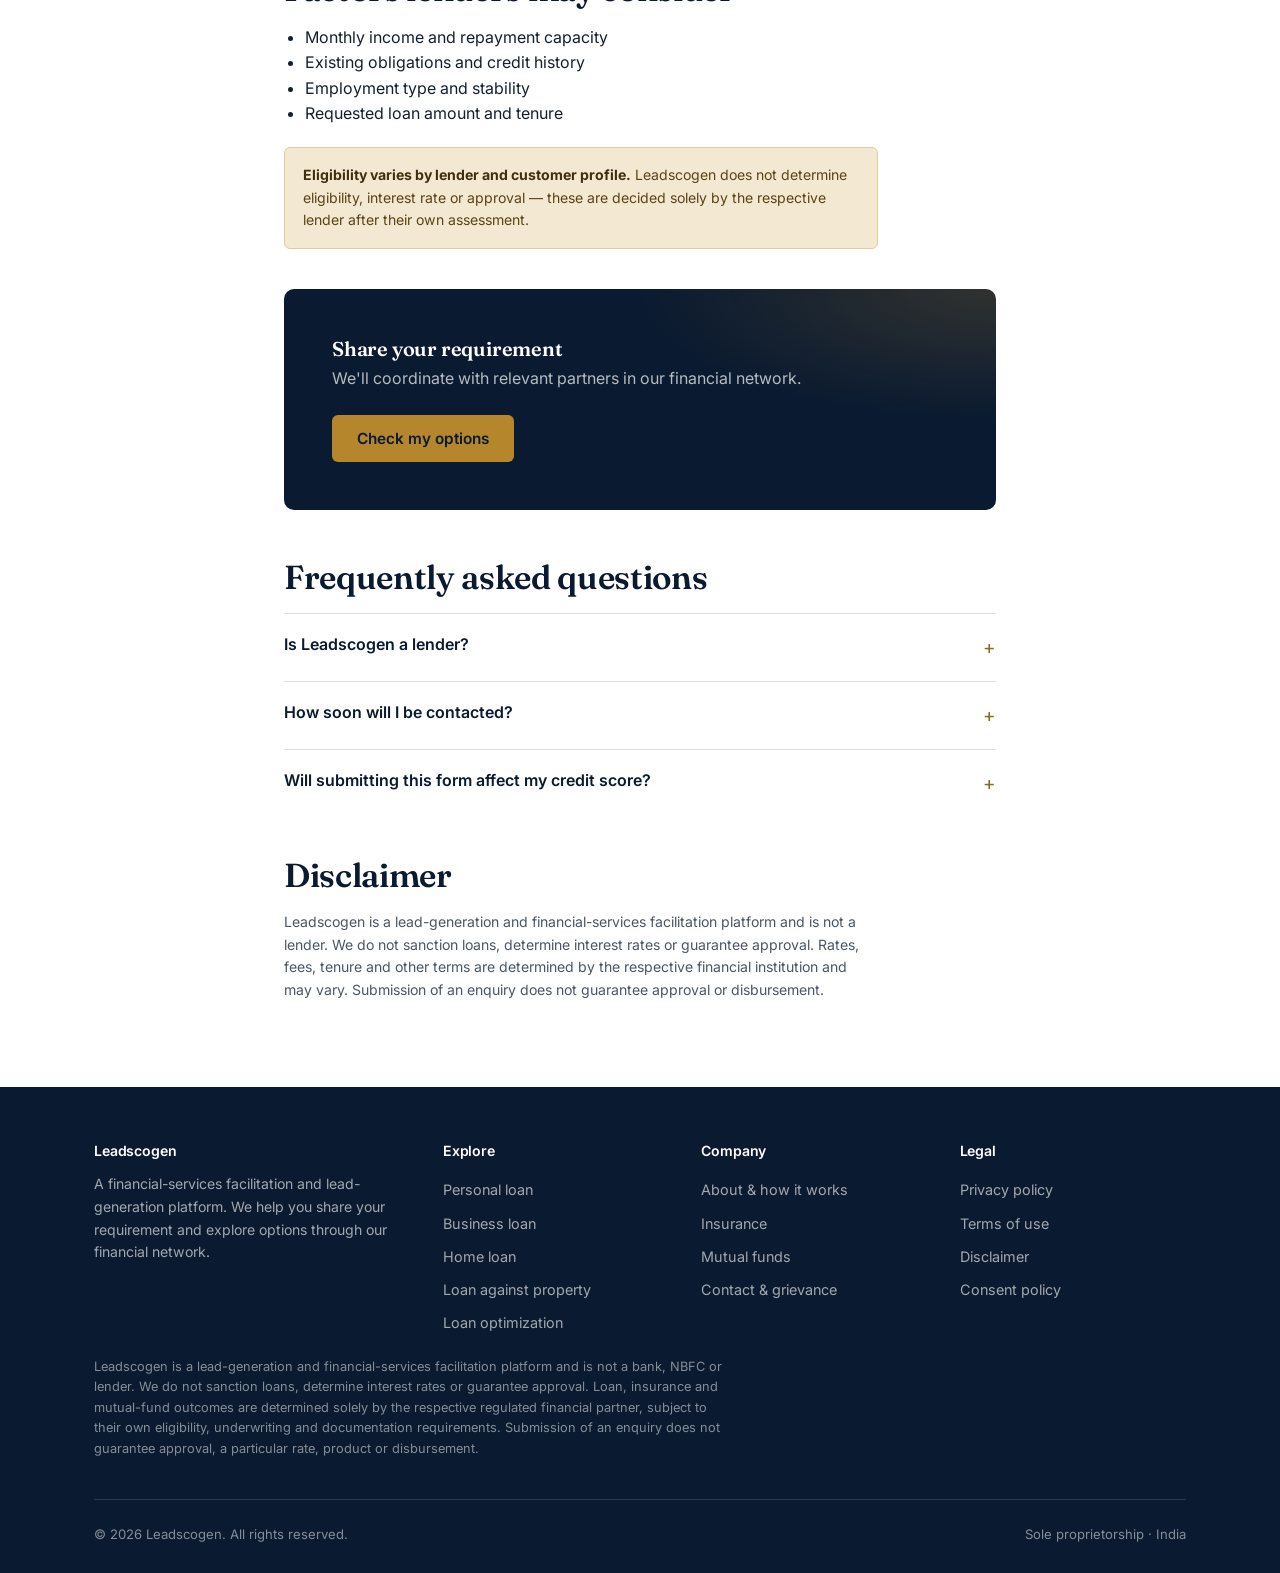
<file: personal-loan.html>
<!DOCTYPE html>
<html lang="en">
<head>
<meta charset="UTF-8" />
<meta name="viewport" content="width=device-width, initial-scale=1.0" />
<title>Personal Loan Enquiry India | Leadscogen</title>
<meta name="description" content="Share your personal loan requirement with Leadscogen and explore suitable options through our financial-services network." />
<link rel="canonical" href="https://leadscogen.in/personal-loan.html" />
<link rel="preconnect" href="https://fonts.googleapis.com" />
<link rel="preconnect" href="https://fonts.gstatic.com" crossorigin />
<link href="https://fonts.googleapis.com/css2?family=Fraunces:wght@500;600&family=Inter:wght@400;500;600;700&display=swap" rel="stylesheet" />
<link rel="stylesheet" href="styles.css" />
</head>
<body>
<div id="site-header"></div>

<section class="page-hero">
  <div class="container">
    <div class="breadcrumbs"><a href="index.html">Home</a> / Personal loan</div>
    <p class="eyebrow">Loans · Personal</p>
    <h1>Personal loan</h1>
    <p class="lede">For weddings, medical needs, travel, education or other personal requirements — tell us what you need and explore suitable options.</p>
    <div class="hero-cta">
      <button class="btn btn-primary" data-open-lead-form data-product="Personal loan">Check my options</button>
      <a href="contact.html" class="btn btn-outline">Request a callback</a>
    </div>
  </div>
</section>

<section class="section section--paper">
  <div class="container" style="max-width:760px;">
    <h2>Overview</h2>
    <p>A personal loan is an unsecured loan that can generally be used for a range of personal requirements. Leadscogen helps you share your requirement once; we then coordinate with appropriate financial partners in our network who may be able to assist, based on their own eligibility and underwriting criteria.</p>

    <h2 style="margin-top:40px;">Who may consider this</h2>
    <ul class="row-list" style="border-top:1px solid var(--line);">
      <li>Salaried individuals with a regular monthly income</li><li>Self-employed professionals and business owners</li><li>Individuals consolidating existing high-cost debt</li><li>Anyone with a time-bound personal expense</li>
    </ul>

    <h2 style="margin-top:40px;">Common use cases</h2>
    <ul style="list-style:disc;padding-left:1.3em;">
      <li>Wedding or family function expenses</li>
<li>Medical treatment or emergency expenses</li>
<li>Travel or education-related costs</li>
<li>Home renovation or furnishing</li>
<li>Debt consolidation</li>
    </ul>

    <h2 style="margin-top:40px;">Documents generally required</h2>
    <p style="font-size:0.9rem;">Exact documentation varies by lender and applicant profile. This is a general indicative list only.</p>
    <ul style="list-style:disc;padding-left:1.3em;">
      <li>Identity proof (PAN, Aadhaar or equivalent)</li>
<li>Address proof</li>
<li>Recent income proof (salary slips or ITR, as applicable)</li>
<li>Bank statements for the last few months</li>
<li>Passport-size photograph</li>
    </ul>

    <h2 style="margin-top:40px;">Factors lenders may consider</h2>
    <ul style="list-style:disc;padding-left:1.3em;">
      <li>Monthly income and repayment capacity</li>
<li>Existing obligations and credit history</li>
<li>Employment type and stability</li>
<li>Requested loan amount and tenure</li>
    </ul>
    <p class="notice"><strong>Eligibility varies by lender and customer profile.</strong> Leadscogen does not determine eligibility, interest rate or approval — these are decided solely by the respective lender after their own assessment.</p>

    <div class="cta-band" style="margin-top:40px;">
      <div>
        <h3>Share your requirement</h3>
        <p>We'll coordinate with relevant partners in our financial network.</p>
      </div>
      <button class="btn btn-primary" data-open-lead-form data-product="Personal loan">Check my options</button>
    </div>

    <h2 style="margin-top:48px;">Frequently asked questions</h2>
    <details class="faq-item"><summary>Is Leadscogen a lender?</summary><p>No. Leadscogen is a facilitation platform. We help share your enquiry with appropriate financial partners; the lender takes the final decision.</p></details>
<details class="faq-item"><summary>How soon will I be contacted?</summary><p>We aim to contact you during your selected callback slot, or at the earliest available time if you choose that option.</p></details>
<details class="faq-item"><summary>Will submitting this form affect my credit score?</summary><p>Sharing your enquiry with us does not itself affect your credit score. Any credit check is performed only by a lender, with your consent, as part of their own process.</p></details>

    <h2 style="margin-top:40px;">Disclaimer</h2>
    <p style="font-size:0.88rem;">Leadscogen is a lead-generation and financial-services facilitation platform and is not a lender. We do not sanction loans, determine interest rates or guarantee approval. Rates, fees, tenure and other terms are determined by the respective financial institution and may vary. Submission of an enquiry does not guarantee approval or disbursement.</p>
  </div>
</section>

<div id="site-footer"></div>
<script src="script.js"></script>
</body>
</html>
</file>
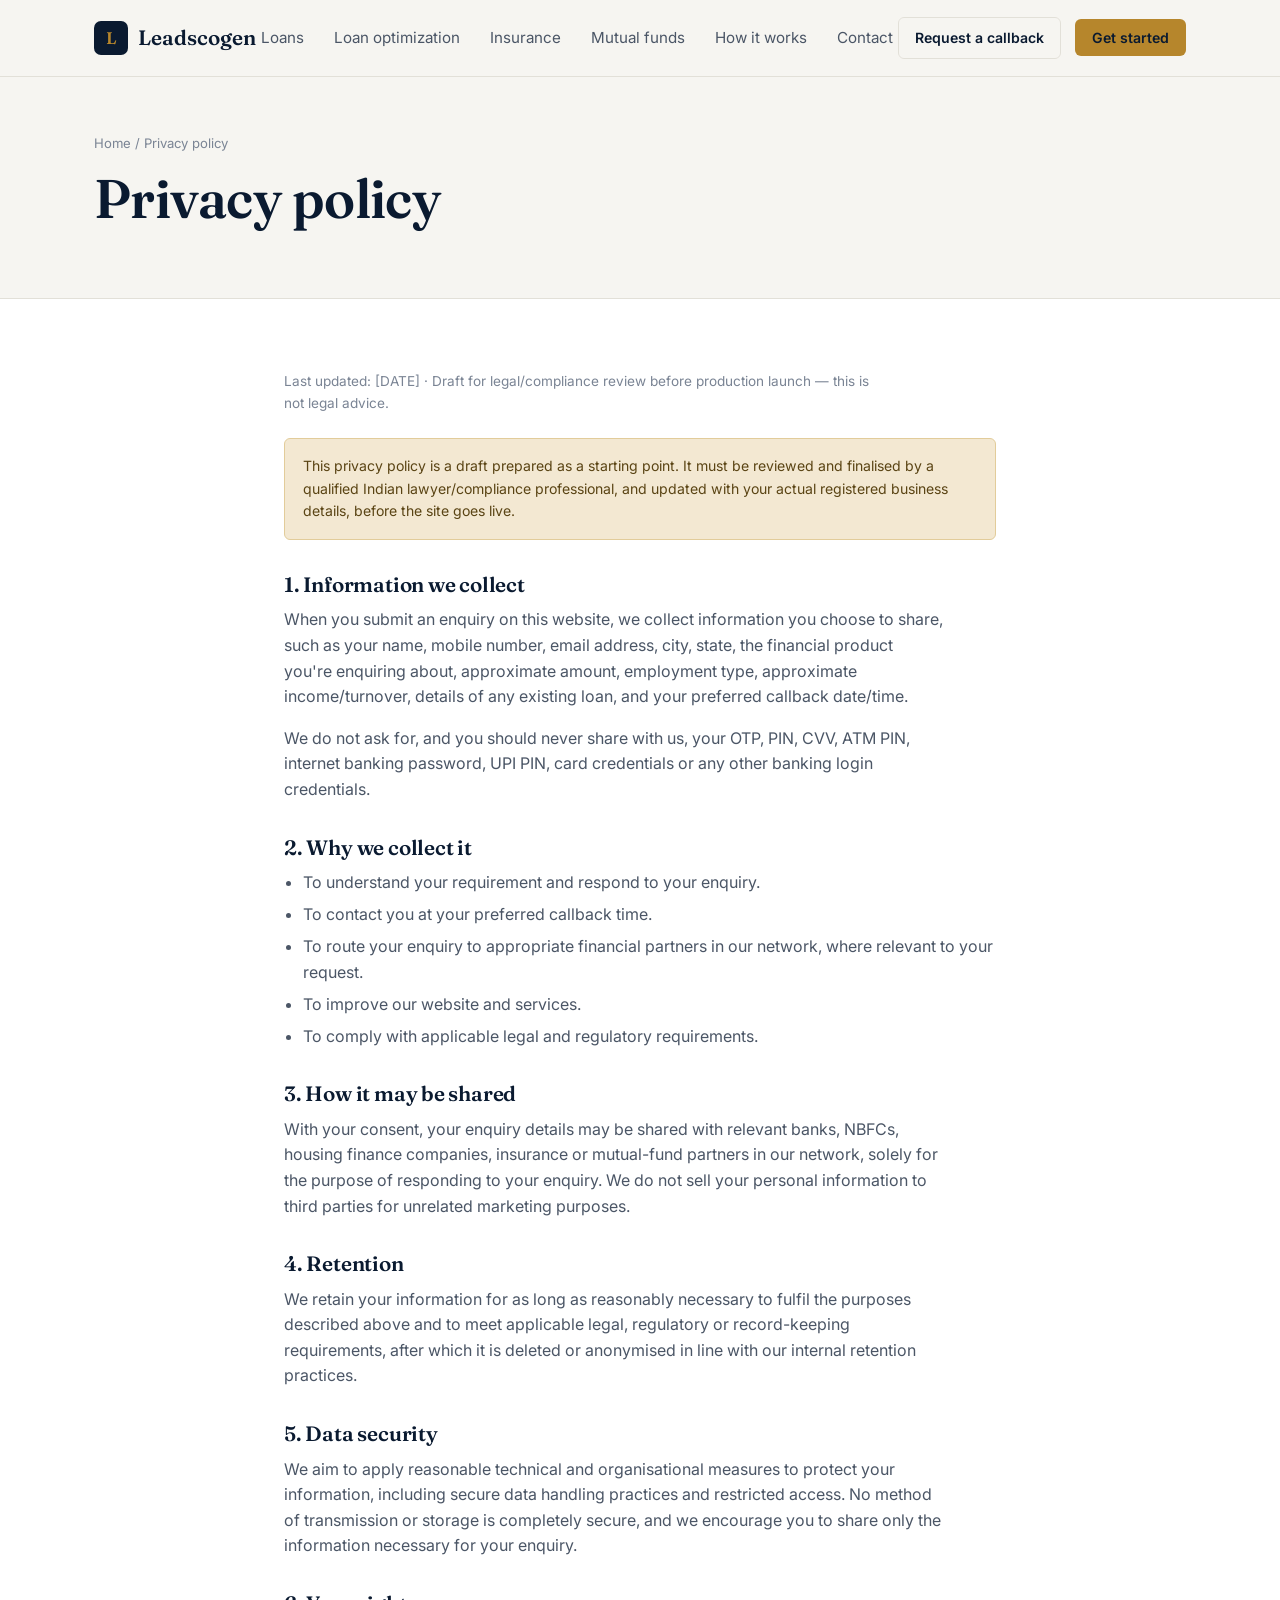
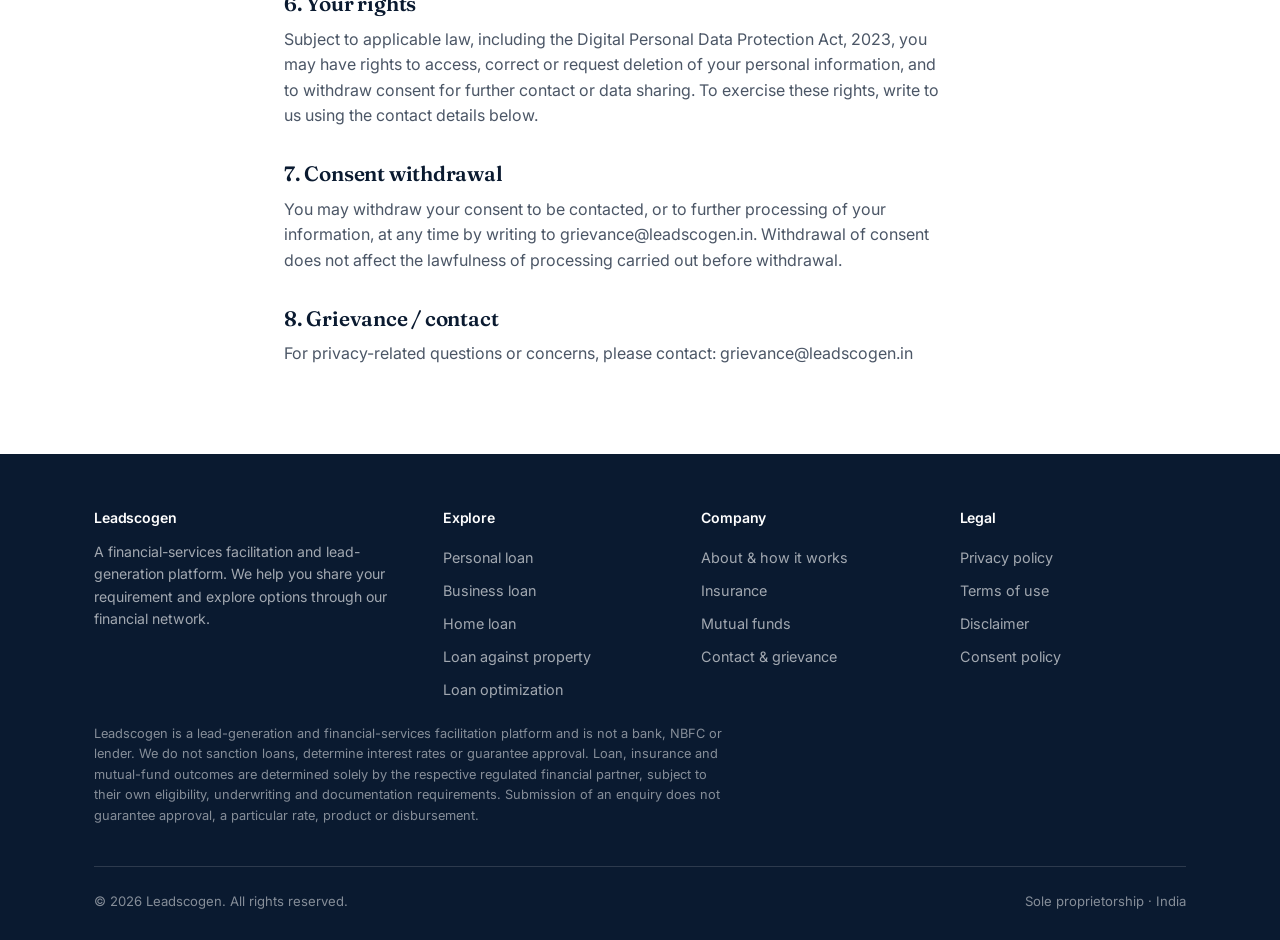
<file: privacy.html>
<!DOCTYPE html>
<html lang="en">
<head>
<meta charset="UTF-8" />
<meta name="viewport" content="width=device-width, initial-scale=1.0" />
<title>Privacy Policy | Leadscogen</title>
<meta name="description" content="How Leadscogen collects, uses and protects your personal information." />
<link rel="canonical" href="https://leadscogen.in/privacy.html" />
<link rel="preconnect" href="https://fonts.googleapis.com" />
<link rel="preconnect" href="https://fonts.gstatic.com" crossorigin />
<link href="https://fonts.googleapis.com/css2?family=Fraunces:wght@500;600&family=Inter:wght@400;500;600;700&display=swap" rel="stylesheet" />
<link rel="stylesheet" href="styles.css" />
</head>
<body>
<div id="site-header"></div>
<section class="page-hero">
  <div class="container">
    <div class="breadcrumbs"><a href="index.html">Home</a> / Privacy policy</div>
    <h1>Privacy policy</h1>
  </div>
</section>
<section class="section section--paper">
  <div class="container legal-body" style="max-width:760px;">
    <p class="legal-updated">Last updated: [DATE] &middot; Draft for legal/compliance review before production launch — this is not legal advice.</p>

<div class="notice">This privacy policy is a draft prepared as a starting point. It must be reviewed and finalised by a qualified Indian lawyer/compliance professional, and updated with your actual registered business details, before the site goes live.</div>

<h2>1. Information we collect</h2>
<p>When you submit an enquiry on this website, we collect information you choose to share, such as your name, mobile number, email address, city, state, the financial product you're enquiring about, approximate amount, employment type, approximate income/turnover, details of any existing loan, and your preferred callback date/time.</p>
<p>We do not ask for, and you should never share with us, your OTP, PIN, CVV, ATM PIN, internet banking password, UPI PIN, card credentials or any other banking login credentials.</p>

<h2>2. Why we collect it</h2>
<ul>
  <li>To understand your requirement and respond to your enquiry.</li>
  <li>To contact you at your preferred callback time.</li>
  <li>To route your enquiry to appropriate financial partners in our network, where relevant to your request.</li>
  <li>To improve our website and services.</li>
  <li>To comply with applicable legal and regulatory requirements.</li>
</ul>

<h2>3. How it may be shared</h2>
<p>With your consent, your enquiry details may be shared with relevant banks, NBFCs, housing finance companies, insurance or mutual-fund partners in our network, solely for the purpose of responding to your enquiry. We do not sell your personal information to third parties for unrelated marketing purposes.</p>

<h2>4. Retention</h2>
<p>We retain your information for as long as reasonably necessary to fulfil the purposes described above and to meet applicable legal, regulatory or record-keeping requirements, after which it is deleted or anonymised in line with our internal retention practices.</p>

<h2>5. Data security</h2>
<p>We aim to apply reasonable technical and organisational measures to protect your information, including secure data handling practices and restricted access. No method of transmission or storage is completely secure, and we encourage you to share only the information necessary for your enquiry.</p>

<h2>6. Your rights</h2>
<p>Subject to applicable law, including the Digital Personal Data Protection Act, 2023, you may have rights to access, correct or request deletion of your personal information, and to withdraw consent for further contact or data sharing. To exercise these rights, write to us using the contact details below.</p>

<h2>7. Consent withdrawal</h2>
<p>You may withdraw your consent to be contacted, or to further processing of your information, at any time by writing to grievance@leadscogen.in. Withdrawal of consent does not affect the lawfulness of processing carried out before withdrawal.</p>

<h2>8. Grievance / contact</h2>
<p>For privacy-related questions or concerns, please contact: grievance@leadscogen.in</p>

  </div>
</section>
<div id="site-footer"></div>
<script src="script.js"></script>
</body>
</html>
</file>
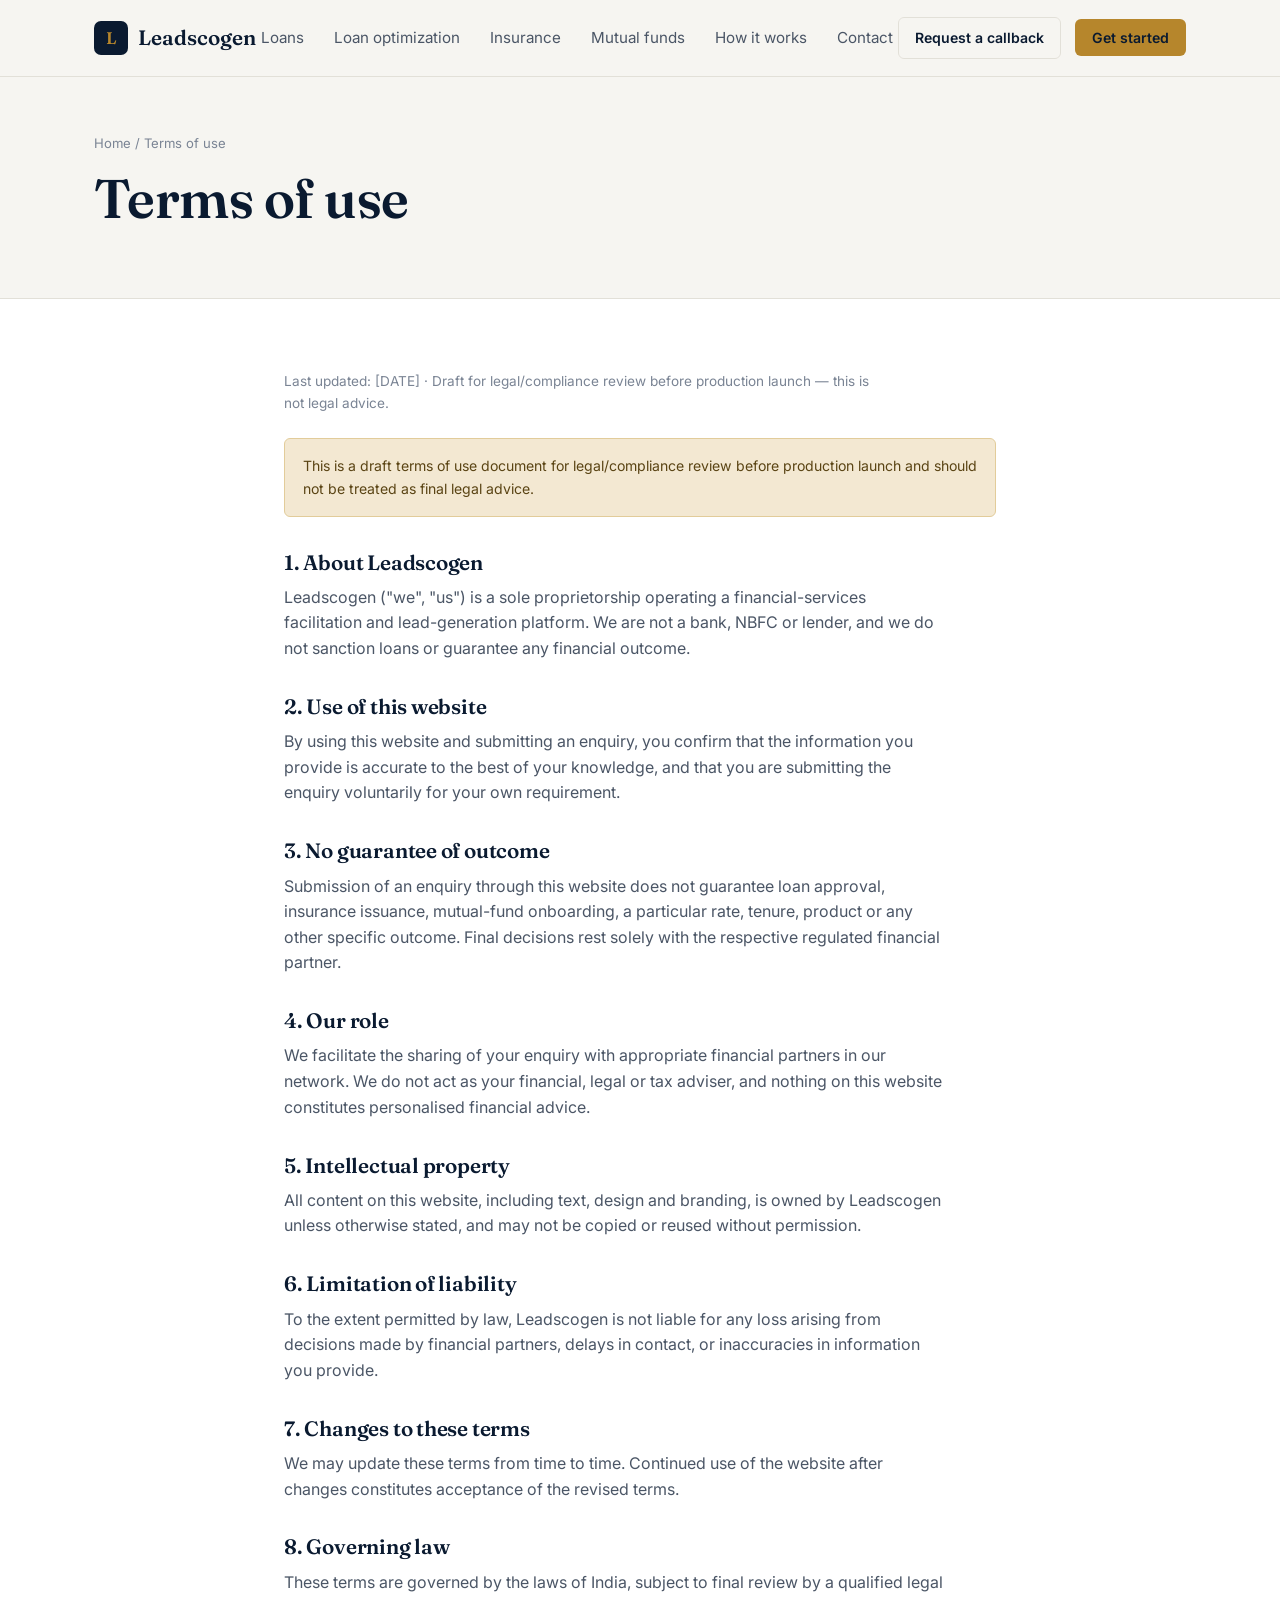
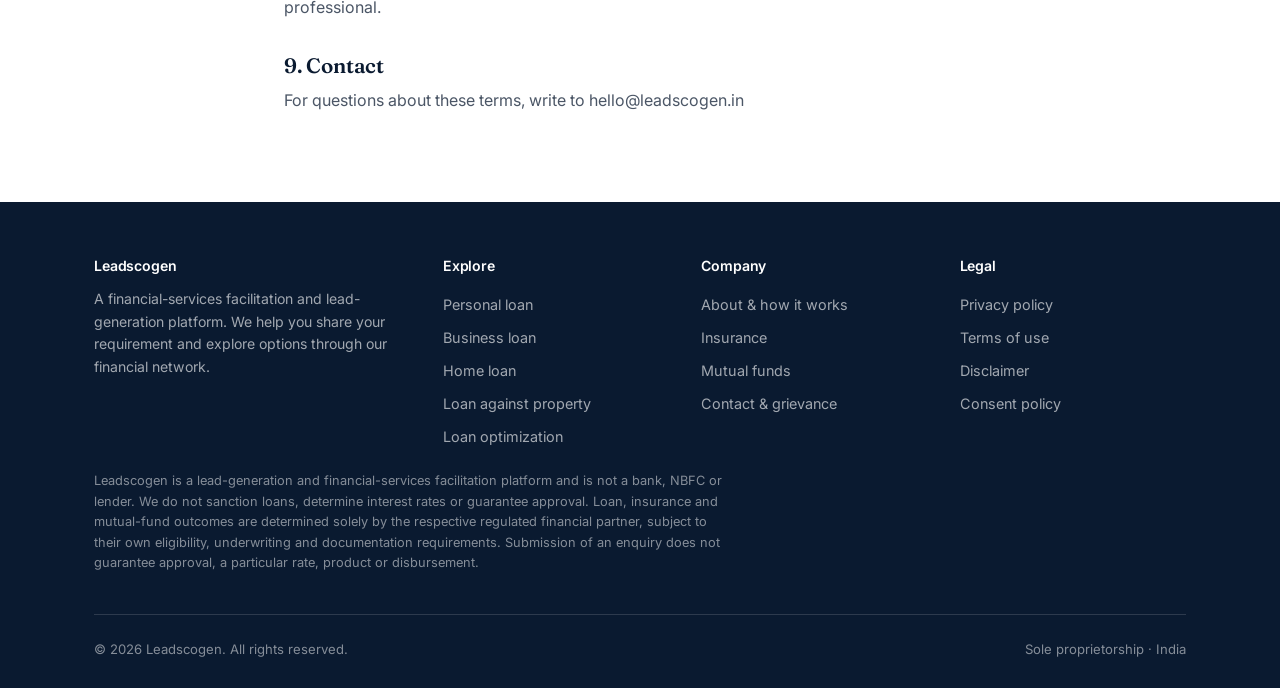
<file: terms.html>
<!DOCTYPE html>
<html lang="en">
<head>
<meta charset="UTF-8" />
<meta name="viewport" content="width=device-width, initial-scale=1.0" />
<title>Terms of Use | Leadscogen</title>
<meta name="description" content="Terms governing your use of the Leadscogen website and services." />
<link rel="canonical" href="https://leadscogen.in/terms.html" />
<link rel="preconnect" href="https://fonts.googleapis.com" />
<link rel="preconnect" href="https://fonts.gstatic.com" crossorigin />
<link href="https://fonts.googleapis.com/css2?family=Fraunces:wght@500;600&family=Inter:wght@400;500;600;700&display=swap" rel="stylesheet" />
<link rel="stylesheet" href="styles.css" />
</head>
<body>
<div id="site-header"></div>
<section class="page-hero">
  <div class="container">
    <div class="breadcrumbs"><a href="index.html">Home</a> / Terms of use</div>
    <h1>Terms of use</h1>
  </div>
</section>
<section class="section section--paper">
  <div class="container legal-body" style="max-width:760px;">
    <p class="legal-updated">Last updated: [DATE] &middot; Draft for legal/compliance review before production launch — this is not legal advice.</p>

<div class="notice">This is a draft terms of use document for legal/compliance review before production launch and should not be treated as final legal advice.</div>

<h2>1. About Leadscogen</h2>
<p>Leadscogen ("we", "us") is a sole proprietorship operating a financial-services facilitation and lead-generation platform. We are not a bank, NBFC or lender, and we do not sanction loans or guarantee any financial outcome.</p>

<h2>2. Use of this website</h2>
<p>By using this website and submitting an enquiry, you confirm that the information you provide is accurate to the best of your knowledge, and that you are submitting the enquiry voluntarily for your own requirement.</p>

<h2>3. No guarantee of outcome</h2>
<p>Submission of an enquiry through this website does not guarantee loan approval, insurance issuance, mutual-fund onboarding, a particular rate, tenure, product or any other specific outcome. Final decisions rest solely with the respective regulated financial partner.</p>

<h2>4. Our role</h2>
<p>We facilitate the sharing of your enquiry with appropriate financial partners in our network. We do not act as your financial, legal or tax adviser, and nothing on this website constitutes personalised financial advice.</p>

<h2>5. Intellectual property</h2>
<p>All content on this website, including text, design and branding, is owned by Leadscogen unless otherwise stated, and may not be copied or reused without permission.</p>

<h2>6. Limitation of liability</h2>
<p>To the extent permitted by law, Leadscogen is not liable for any loss arising from decisions made by financial partners, delays in contact, or inaccuracies in information you provide.</p>

<h2>7. Changes to these terms</h2>
<p>We may update these terms from time to time. Continued use of the website after changes constitutes acceptance of the revised terms.</p>

<h2>8. Governing law</h2>
<p>These terms are governed by the laws of India, subject to final review by a qualified legal professional.</p>

<h2>9. Contact</h2>
<p>For questions about these terms, write to hello@leadscogen.in</p>

  </div>
</section>
<div id="site-footer"></div>
<script src="script.js"></script>
</body>
</html>
</file>
<file: styles.css>
/* ==========================================================================
   Leadscogen — design system
   Navy + warm brass accent, serif display / sans body, hairline structure
   ========================================================================== */

:root{
  --navy-900:#0A1A30;
  --navy-800:#0F2444;
  --navy-700:#16315E;
  --paper:#F6F5F1;
  --white:#FFFFFF;
  --ink:#15202E;
  --ink-soft:#4B5666;
  --ink-faint:#7A8494;
  --line:#E2E0D8;
  --line-on-navy:rgba(255,255,255,0.14);
  --brass:#B6862C;
  --brass-dark:#8C6821;
  --brass-tint:#F3E8D2;
  --ok:#2F6B4F;
  --radius-sm:6px;
  --radius-md:10px;
  --container:1140px;
  --serif: "Fraunces", Georgia, "Times New Roman", serif;
  --sans: "Inter", -apple-system, BlinkMacSystemFont, "Segoe UI", Roboto, sans-serif;
}

:root{
  --brass-soft:#D8B570;
}

*{box-sizing:border-box;}
html{scroll-behavior:smooth;}
body{
  margin:0;
  font-family:var(--sans);
  color:var(--ink);
  background:var(--paper);
  line-height:1.6;
  -webkit-font-smoothing:antialiased;
}
img{max-width:100%;display:block;}
a{color:inherit;text-decoration:none;}
a:focus-visible,button:focus-visible,.option-tile:focus-visible{outline:2px solid var(--brass);outline-offset:2px;}
.nav a{position:relative;transition:color .15s ease;}
.nav a.active::after{content:"";position:absolute;left:0;right:0;bottom:-4px;height:2px;background:var(--brass);border-radius:1px;}
ul{margin:0;padding:0;list-style:none;}
button{font-family:inherit;}

h1,h2,h3,h4{
  font-family:var(--serif);
  font-weight:600;
  line-height:1.15;
  margin:0 0 0.5em;
  color:var(--navy-900);
  letter-spacing:-0.01em;
}
h1{font-size:clamp(2.1rem,4.4vw,3.4rem);}
h2{font-size:clamp(1.6rem,2.6vw,2.2rem);}
h3{font-size:1.25rem;}
p{margin:0 0 1em;color:var(--ink-soft);max-width:66ch;}
.lede{font-size:1.15rem;color:var(--ink-soft);}

.container{max-width:var(--container);margin:0 auto;padding:0 24px;}
.section{padding:72px 0;}
.section--tight{padding:48px 0;}
.section--navy{background:var(--navy-900);color:#fff;}
.section--navy h2,.section--navy h3{color:#fff;}
.section--navy p{color:rgba(255,255,255,0.72);}
.section--paper{background:var(--white);}
.hr{border:0;border-top:1px solid var(--line);margin:0;}

/* ---- buttons ---- */
.btn{
  display:inline-flex;align-items:center;justify-content:center;gap:8px;
  padding:13px 24px;border-radius:var(--radius-sm);
  font-weight:600;font-size:0.96rem;cursor:pointer;
  border:1px solid transparent;transition:background .15s ease, color .15s ease, border-color .15s ease;
}
.btn-primary{background:var(--brass);color:var(--navy-900);}
.btn-primary:hover{background:var(--brass-dark);color:#fff;}
.btn-outline{background:transparent;border-color:var(--line);color:var(--navy-900);}
.btn-outline:hover{border-color:var(--navy-900);}
.btn-outline-light{background:transparent;border-color:var(--line-on-navy);color:#fff;}
.btn-outline-light:hover{border-color:#fff;}
.btn-block{width:100%;}
.btn-sm{padding:9px 16px;font-size:0.88rem;}

/* ---- icons ---- */
.icon{width:22px;height:22px;stroke:currentColor;fill:none;stroke-width:1.6;stroke-linecap:round;stroke-linejoin:round;flex-shrink:0;}
.icon-lg{width:30px;height:30px;}
.icon-tile{
  width:46px;height:46px;border-radius:10px;background:var(--brass-tint);
  color:var(--brass-dark);display:flex;align-items:center;justify-content:center;margin-bottom:6px;
}
.section--navy .icon-tile{background:rgba(182,134,44,0.16);color:var(--brass-soft);}

/* ---- motion ---- */
@media (prefers-reduced-motion: no-preference){
  .hero-grid > *{animation:rise .7s cubic-bezier(.2,.7,.2,1) both;}
  .hero-grid > *:nth-child(2){animation-delay:.1s;}
  .hero-cta .btn,.trust-line{animation:rise .7s cubic-bezier(.2,.7,.2,1) both;}
  .hero-cta .btn:nth-child(2){animation-delay:.08s;}
  .trust-line{animation-delay:.16s;}
}
@keyframes rise{from{opacity:0;transform:translateY(14px);}to{opacity:1;transform:translateY(0);}}

.product-card{transition:transform .18s ease, border-color .18s ease, box-shadow .18s ease;}
.product-card:hover{transform:translateY(-3px);border-color:var(--brass);box-shadow:0 10px 24px -16px rgba(10,26,48,0.35);}

/* ---- header ---- */
.site-header{
  position:sticky;top:0;z-index:50;
  background:rgba(246,245,241,0.92);backdrop-filter:blur(6px);
  border-bottom:1px solid var(--line);
}
.site-header .container{display:flex;align-items:center;justify-content:space-between;height:76px;}
.brand{display:flex;align-items:center;gap:10px;font-family:var(--serif);font-weight:600;font-size:1.3rem;color:var(--navy-900);}
.brand .mark{width:34px;height:34px;border-radius:7px;background:var(--navy-900);color:var(--brass);display:flex;align-items:center;justify-content:center;font-family:var(--serif);font-size:1.05rem;}
.nav{display:flex;align-items:center;gap:30px;}
.nav a{font-size:0.95rem;color:var(--ink-soft);}
.nav a:hover,.nav a.active{color:var(--navy-900);}
.header-actions{display:flex;align-items:center;gap:14px;}
.nav-toggle{display:none;background:none;border:0;padding:6px;cursor:pointer;}
.nav-toggle span{display:block;width:22px;height:2px;background:var(--navy-900);margin:5px 0;}

@media (max-width:860px){
  .nav{position:fixed;inset:76px 0 0 0;background:var(--paper);flex-direction:column;align-items:flex-start;
       padding:24px;gap:18px;transform:translateY(-110%);transition:transform .22s ease;border-top:1px solid var(--line);overflow-y:auto;}
  .nav.open{transform:translateY(0);}
  .nav-toggle{display:block;}
  .header-actions .btn-outline{display:none;}
}

/* ---- hero ---- */
.hero{padding:88px 0 64px;}
.hero-grid{display:grid;grid-template-columns:1.1fr 0.9fr;gap:56px;align-items:center;}
.eyebrow{font-size:0.86rem;color:var(--brass-dark);font-weight:600;margin-bottom:14px;}
.hero p.lede{max-width:48ch;}
.hero-cta{display:flex;gap:14px;flex-wrap:wrap;margin-top:28px;}
.trust-line{margin-top:30px;padding:16px 18px;background:var(--white);border:1px solid var(--line);border-radius:var(--radius-md);font-size:0.9rem;color:var(--ink-soft);}
.hero-panel{
  background:linear-gradient(165deg, var(--navy-900) 0%, var(--navy-700) 100%);
  border-radius:var(--radius-md);padding:32px;color:#fff;position:relative;overflow:hidden;
}
.hero-panel h3{color:#fff;margin-bottom:6px;}
.hero-panel .panel-sub{color:rgba(255,255,255,0.56);font-size:0.86rem;margin-bottom:22px;}
.hero-motif{position:absolute;top:-30px;right:-30px;opacity:0.9;pointer-events:none;}
.hero-stat{display:flex;justify-content:space-between;align-items:center;padding:13px 0;border-top:1px solid var(--line-on-navy);font-size:0.92rem;color:rgba(255,255,255,0.82);position:relative;}
.hero-stat:first-of-type{border-top:0;}
.hero-stat .dot{width:6px;height:6px;border-radius:50%;background:var(--brass);display:inline-block;margin-right:10px;}
@media (max-width:860px){.hero-grid{grid-template-columns:1fr;}}

/* ---- product grid ---- */
.grid{display:grid;gap:22px;}
.grid-3{grid-template-columns:repeat(3,1fr);}
.grid-2{grid-template-columns:repeat(2,1fr);}
@media (max-width:860px){.grid-3,.grid-2{grid-template-columns:1fr;}}

.product-card{
  background:var(--white);border:1px solid var(--line);border-left:3px solid var(--brass);
  border-radius:var(--radius-sm);padding:26px 24px;display:flex;flex-direction:column;gap:10px;
}
.product-card h3{margin-bottom:2px;}
.product-card .tag{font-size:0.8rem;color:var(--ink-faint);}
.product-card p{font-size:0.94rem;margin-bottom:6px;}
.product-card .card-link{margin-top:auto;font-weight:600;color:var(--navy-900);font-size:0.92rem;}
.product-card .card-link:hover{color:var(--brass-dark);}

/* ---- steps ---- */
.steps{display:grid;grid-template-columns:repeat(5,1fr);gap:0;counter-reset:step;position:relative;}
.steps::before{content:"";position:absolute;top:11px;left:24px;right:24px;height:1px;background:var(--line-on-navy);}
.step{position:relative;padding:28px 18px 0;}
.step::before{counter-increment:step;content:counter(step);
  position:absolute;top:0;left:0;width:24px;height:24px;border-radius:50%;
  background:var(--brass);color:var(--navy-900);font-size:0.78rem;font-weight:700;
  display:flex;align-items:center;justify-content:center;z-index:1;}
.step h3{font-size:1.02rem;margin-bottom:6px;}
.step p{font-size:0.9rem;}
@media (max-width:860px){.steps{grid-template-columns:1fr 1fr;gap:28px 18px;}.steps::before{display:none;}}
@media (max-width:500px){.steps{grid-template-columns:1fr;}}

/* steps on light background (inner pages) */
.section--paper .steps::before{background:var(--line);}
.section--paper .step::before{background:var(--navy-900);color:var(--brass);}

/* ---- list rows ---- */
.row-list{display:flex;flex-direction:column;}
.row-list li{display:flex;gap:14px;padding:16px 0;border-top:1px solid var(--line);font-size:0.95rem;color:var(--ink-soft);}
.row-list li:first-child{border-top:0;}
.row-list strong{color:var(--navy-900);min-width:170px;flex-shrink:0;}

/* ---- faq ---- */
.faq-item{border-top:1px solid var(--line);padding:18px 0;}
.faq-item:last-child{border-bottom:1px solid var(--line);}
.faq-item summary{cursor:pointer;font-weight:600;color:var(--navy-900);list-style:none;display:flex;justify-content:space-between;gap:16px;}
.faq-item summary::-webkit-details-marker{display:none;}
.faq-item summary::after{content:"+";font-weight:400;color:var(--brass-dark);font-size:1.2rem;}
.faq-item[open] summary::after{content:"\2212";}
.faq-item p{margin-top:12px;}

/* ---- disclaimer / notice blocks ---- */
.notice{background:var(--brass-tint);border:1px solid #E2CC9A;border-radius:var(--radius-sm);padding:16px 18px;font-size:0.88rem;color:#5A4414;margin:20px 0;}
.notice strong{color:#3F2F0E;}
.notice-navy{background:var(--navy-800);border:1px solid var(--line-on-navy);color:rgba(255,255,255,0.82);border-radius:var(--radius-sm);padding:18px 20px;font-size:0.9rem;}

/* ---- footer ---- */
.site-footer{background:var(--navy-900);color:rgba(255,255,255,0.68);padding:56px 0 28px;font-size:0.9rem;}
.footer-grid{display:grid;grid-template-columns:1.4fr 1fr 1fr 1fr;gap:32px;}
.footer-grid h4{color:#fff;font-family:var(--sans);font-size:0.88rem;font-weight:600;margin-bottom:14px;}
.footer-grid a{display:block;padding:5px 0;color:rgba(255,255,255,0.62);}
.footer-grid a:hover{color:#fff;}
.footer-bottom{margin-top:40px;padding-top:24px;border-top:1px solid var(--line-on-navy);display:flex;justify-content:space-between;gap:16px;flex-wrap:wrap;font-size:0.82rem;color:rgba(255,255,255,0.5);}
.footer-disclaimer{font-size:0.8rem;color:rgba(255,255,255,0.5);margin-top:18px;max-width:80ch;}
@media (max-width:760px){.footer-grid{grid-template-columns:1fr 1fr;}}

/* ---- page hero (inner pages) ---- */
.page-hero{padding:56px 0 40px;border-bottom:1px solid var(--line);}
.page-hero .eyebrow{margin-bottom:10px;}
.breadcrumbs{font-size:0.82rem;color:var(--ink-faint);margin-bottom:14px;}
.breadcrumbs a{color:var(--ink-faint);}
.breadcrumbs a:hover{color:var(--navy-900);}

/* ---- legal pages ---- */
.legal-body h2{margin-top:1.6em;font-size:1.3rem;}
.legal-body h3{font-size:1.05rem;}
.legal-body ul{list-style:disc;padding-left:1.2em;margin-bottom:1em;}
.legal-body li{color:var(--ink-soft);margin-bottom:0.4em;}
.legal-updated{font-size:0.85rem;color:var(--ink-faint);margin-bottom:24px;}

/* ---- CTA band ---- */
.cta-band{
  background:radial-gradient(120% 140% at 100% 0%, rgba(182,134,44,0.22) 0%, rgba(182,134,44,0) 42%), var(--navy-900);
  border-radius:var(--radius-md);padding:48px;display:flex;align-items:center;justify-content:space-between;gap:24px;flex-wrap:wrap;
}
.cta-band h3{color:#fff;margin-bottom:6px;}
.cta-band p{color:rgba(255,255,255,0.7);margin-bottom:0;}

/* ---- modal / lead form ---- */
.modal-overlay{position:fixed;inset:0;background:rgba(10,20,35,0.55);display:none;align-items:center;justify-content:center;z-index:100;padding:20px;}
.modal-overlay.open{display:flex;}
.modal{
  background:var(--white);border-radius:var(--radius-md);max-width:560px;width:100%;
  max-height:88vh;overflow-y:auto;padding:30px 28px;position:relative;
}
.modal-close{position:absolute;top:16px;right:16px;background:none;border:0;font-size:1.3rem;color:var(--ink-faint);cursor:pointer;line-height:1;padding:6px;}
.modal-close:hover{color:var(--navy-900);}
.modal-progress{display:flex;gap:6px;margin-bottom:20px;}
.modal-progress span{height:3px;flex:1;background:var(--line);border-radius:2px;}
.modal-progress span.done{background:var(--brass);}
.form-step{display:none;}
.form-step.active{display:block;}
.field{margin-bottom:16px;}
.field label{display:block;font-size:0.86rem;font-weight:600;color:var(--navy-900);margin-bottom:6px;}
.field input,.field select,.field textarea{
  width:100%;padding:11px 13px;border:1px solid var(--line);border-radius:var(--radius-sm);
  font-size:0.95rem;font-family:inherit;color:var(--ink);background:var(--white);
}
.field input:focus,.field select:focus,.field textarea:focus{outline:2px solid var(--brass);outline-offset:1px;border-color:var(--brass);}
.field-error{font-size:0.8rem;color:#A3312A;margin-top:4px;display:none;}
.field-error.show{display:block;}
.option-grid{display:grid;grid-template-columns:1fr 1fr;gap:10px;}
.option-tile{border:1px solid var(--line);border-radius:var(--radius-sm);padding:13px 14px;cursor:pointer;font-size:0.92rem;font-weight:500;color:var(--ink-soft);transition:border-color .15s,color .15s;}
.option-tile:hover{border-color:var(--brass);}
.option-tile.selected{border-color:var(--brass);background:var(--brass-tint);color:#3F2F0E;}
.slot-grid{display:grid;grid-template-columns:1fr 1fr;gap:10px;}
.consent-row{display:flex;gap:10px;align-items:flex-start;padding:14px 0 6px;}
.consent-row input{margin-top:3px;flex-shrink:0;}
.consent-row label{font-size:0.84rem;color:var(--ink-soft);font-weight:400;}
.form-nav{display:flex;justify-content:space-between;margin-top:22px;gap:12px;}
.thankyou-ref{background:var(--brass-tint);border:1px solid #E2CC9A;border-radius:var(--radius-sm);padding:14px 16px;font-size:0.95rem;margin:18px 0;}
.visually-hidden{position:absolute;width:1px;height:1px;overflow:hidden;clip:rect(0 0 0 0);white-space:nowrap;}

@media (max-width:600px){
  .grid-3,.grid-2{grid-template-columns:1fr;}
  .cta-band{flex-direction:column;align-items:flex-start;}
  .footer-bottom{flex-direction:column;}
}
</file>
